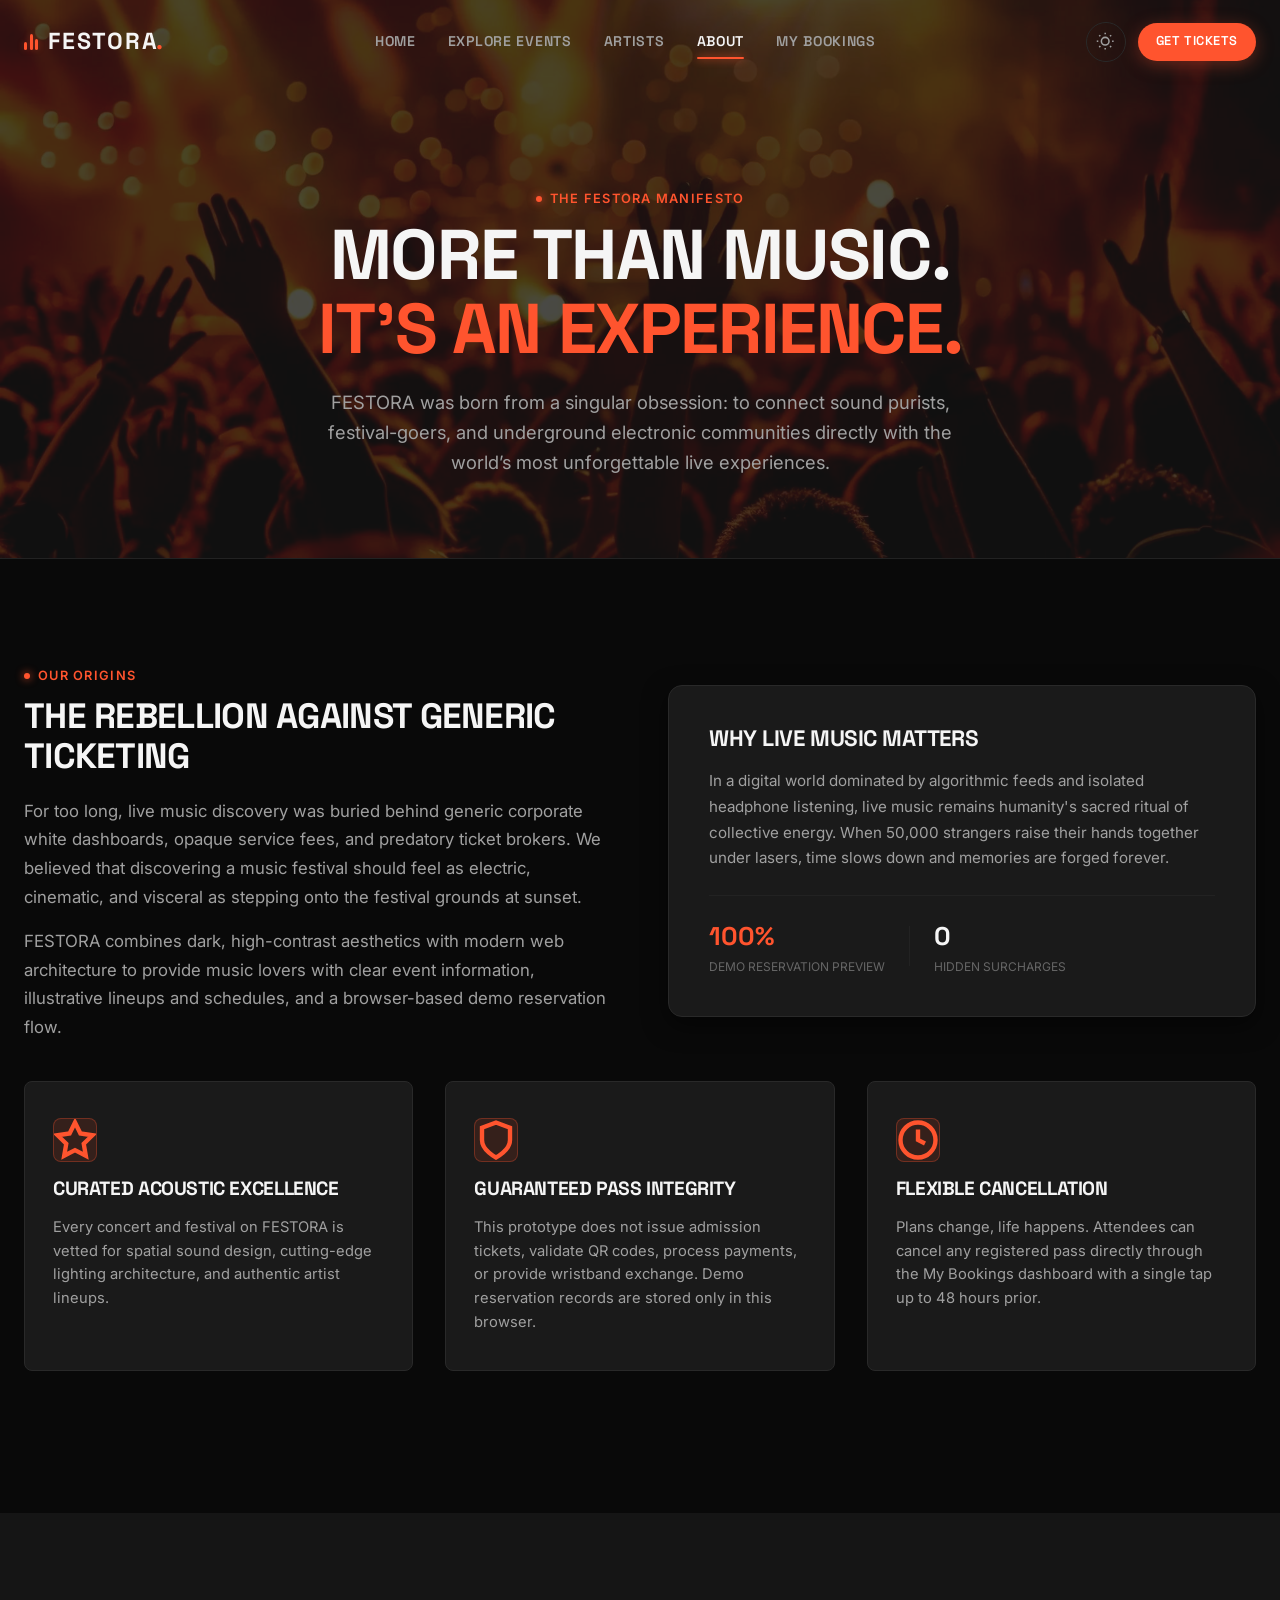
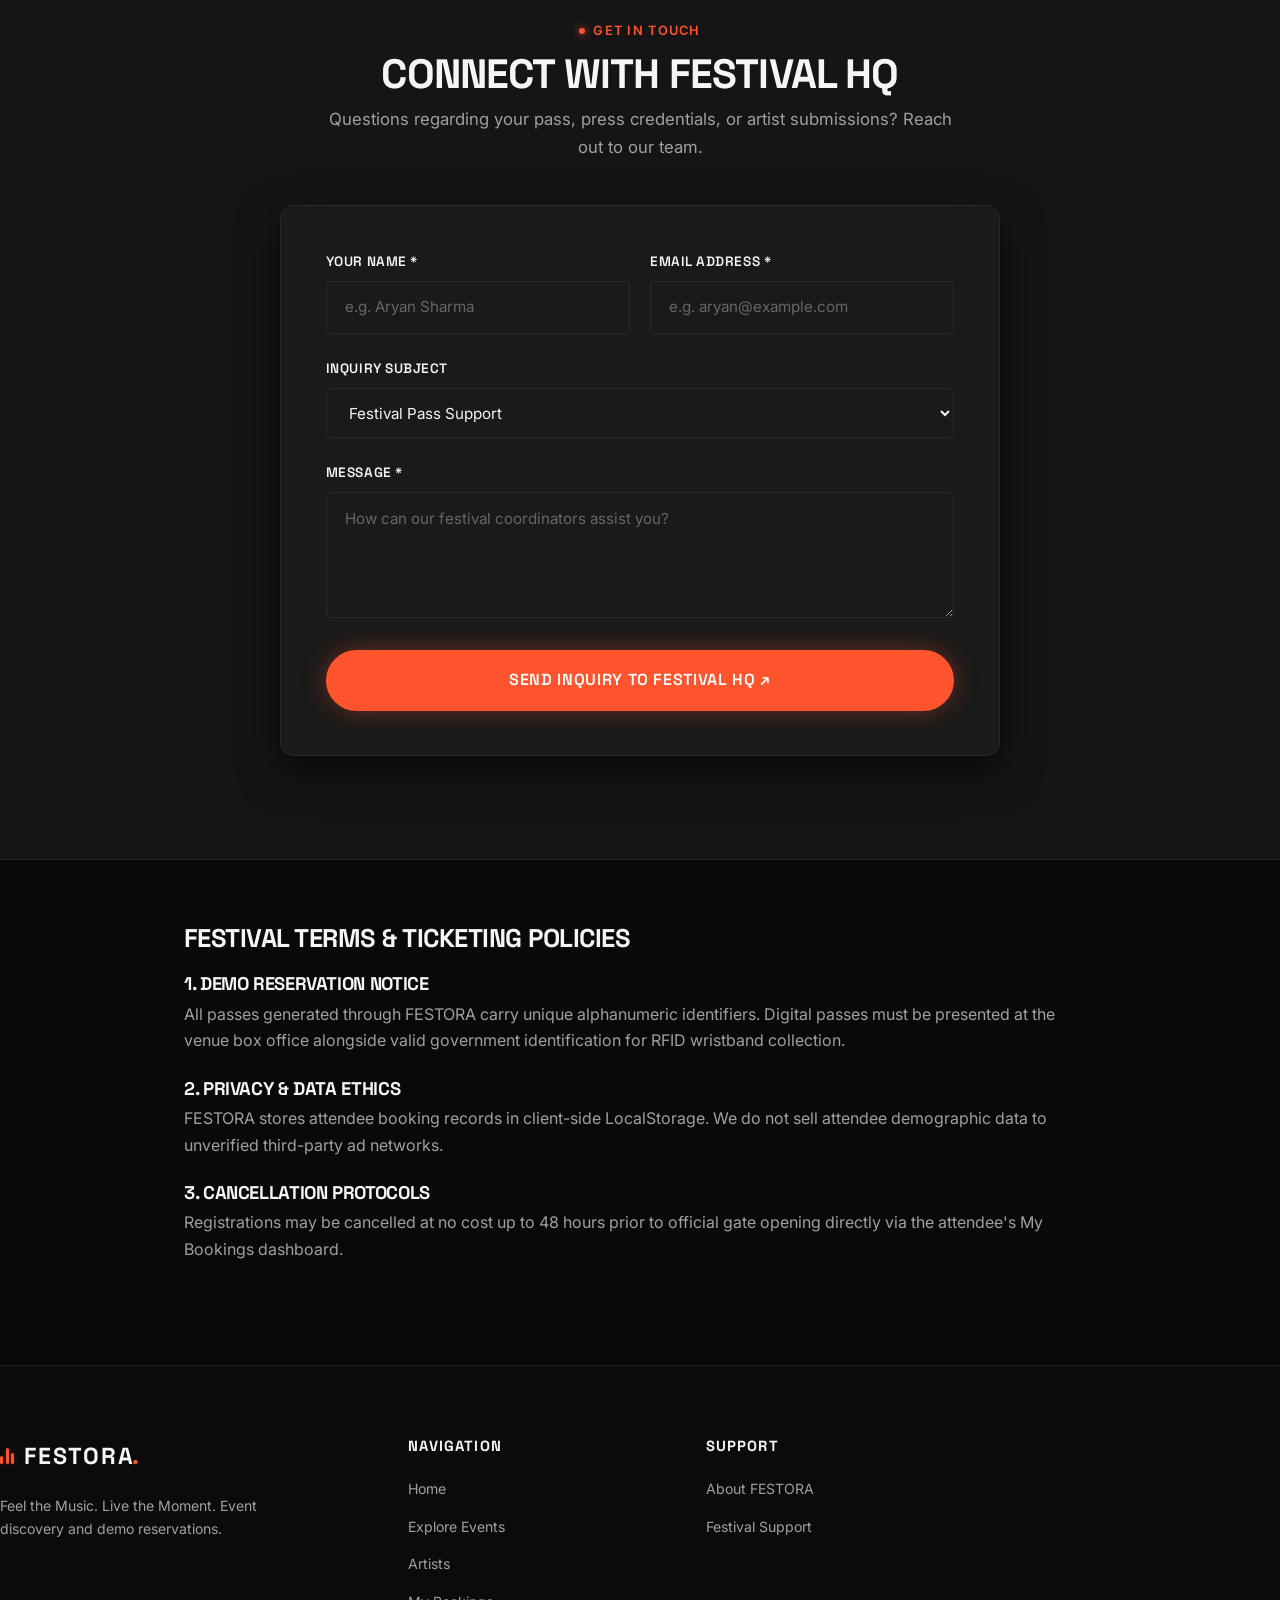
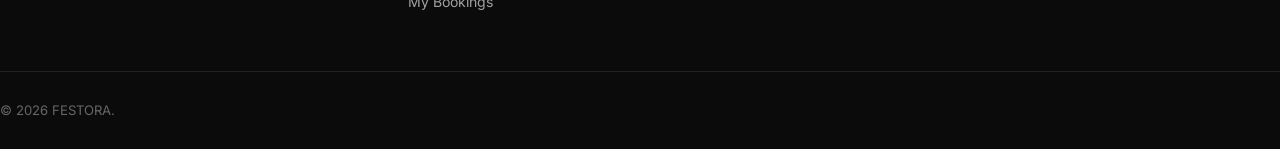
<file: about.html>
<!DOCTYPE html>
<html lang="en" data-theme="dark">
<head>
  <meta charset="UTF-8">
  <meta name="viewport" content="width=device-width, initial-scale=1.0">
  <title>About Us & Mission – FESTORA</title>
  <meta name="description" content="Discover the story and ethos behind FESTORA — connecting music lovers to world-class live experiences and music festivals.">
  <meta name="theme-color" content="#090909">

  <!-- Core Stylesheets -->
  <link rel="stylesheet" href="css/style.css">
  <link rel="stylesheet" href="css/animations.css">
  <link rel="stylesheet" href="css/responsive.css">
</head>
<body>

  <!-- ==========================================================================
       1. Navigation Bar (Ref 1, 6, 7, 8)
       ========================================================================== -->
  <header class="site-header is-scrolled" role="banner">
    <div class="container nav-wrap">
      
      <!-- Brand Logo -->
      <a href="index.html" class="brand-logo" aria-label="FESTORA Home">
        <span class="logo-bars" aria-hidden="true">
          <span class="logo-bar"></span>
          <span class="logo-bar"></span>
          <span class="logo-bar"></span>
        </span>
        <span>FESTORA<span class="accent-dot">.</span></span>
      </a>

      <!-- Desktop Navigation Menu -->
      <nav class="nav-menu" role="navigation" aria-label="Main Navigation">
        <a href="index.html" class="nav-link">Home</a>
        <a href="events.html" class="nav-link">Explore Events</a>
        <a href="artists.html" class="nav-link">Artists</a>
        <a href="about.html" class="nav-link active">About</a>
        <a href="bookings.html" class="nav-link">My Bookings</a>
      </nav>

      <!-- Nav Utility Actions -->
      <div class="nav-actions">
        <button type="button" class="btn-theme-toggle" aria-label="Switch Theme" title="Toggle Dark/Light Mode">
          <svg class="icon" viewBox="0 0 24 24" fill="none" stroke="currentColor" stroke-width="2">
            <circle cx="12" cy="12" r="5"></circle>
            <line x1="12" y1="1" x2="12" y2="3"></line>
            <line x1="12" y1="21" x2="12" y2="23"></line>
            <line x1="4.22" y1="4.22" x2="5.64" y2="5.64"></line>
            <line x1="18.36" y1="18.36" x2="19.78" y2="19.78"></line>
            <line x1="1" y1="12" x2="3" y2="12"></line>
            <line x1="21" y1="12" x2="23" y2="12"></line>
            <line x1="4.22" y1="19.78" x2="5.64" y2="18.36"></line>
            <line x1="18.36" y1="5.64" x2="19.78" y2="4.22"></line>
          </svg>
        </button>

        <a href="events.html" class="btn btn-primary btn-pill btn-sm">
          <span>GET TICKETS</span>
        </a>

        <button type="button" class="btn-nav-toggle" aria-label="Toggle navigation menu" aria-expanded="false">
          <span class="hamburger-line"></span>
          <span class="hamburger-line"></span>
          <span class="hamburger-line"></span>
        </button>
      </div>
    </div>
  </header>

  <!-- Mobile Navigation Overlay & Drawer -->
  <div class="mobile-nav-overlay" aria-hidden="true"></div>
  <aside class="mobile-nav-drawer" aria-label="Mobile Navigation Drawer">
    <div class="mobile-nav-links">
      <a href="index.html" class="mobile-nav-link"><span>Home</span><span>→</span></a>
      <a href="events.html" class="mobile-nav-link"><span>Explore Events</span><span>→</span></a>
      <a href="artists.html" class="mobile-nav-link"><span>Artists</span><span>→</span></a>
      <a href="about.html" class="mobile-nav-link active"><span>About</span><span>→</span></a>
      <a href="bookings.html" class="mobile-nav-link"><span>My Bookings</span><span>→</span></a>
    </div>
  </aside>

  <!-- Main Content -->
  <main id="main-content">
    
    <!-- Hero Section (Ref 4 & 15) -->
    <section class="about-hero" aria-label="About FESTORA Hero">
      <img class="about-hero-bg" src="assets/images/backgrounds/about-bg.jpg" alt="Concert crowd in stage lighting">
      <div class="container" style="position:relative;z-index:2;max-width:860px;margin:0 auto;">
        <span class="section-tag" style="margin-bottom:0.6rem;">THE FESTORA MANIFESTO</span>
        <h1 class="page-header-title" style="font-size:clamp(2.4rem, 5.5vw, 4.4rem);line-height:1.05;">
          MORE THAN MUSIC.<br>
          <span class="text-accent">IT'S AN EXPERIENCE.</span>
        </h1>
        <p style="font-size:1.15rem;color:var(--text-secondary);max-width:680px;margin:1.25rem auto 0;line-height:1.65;">
          FESTORA was born from a singular obsession: to connect sound purists, festival-goers, and underground electronic communities directly with the world’s most unforgettable live experiences.
        </p>
      </div>
    </section>

    <!-- Brand Story & Mission Section -->
    <section class="section" aria-label="Our Story & Mission">
      <div class="container">
        
        <div style="display:grid;grid-template-columns:1fr 1fr;gap:3.5rem;align-items:center;" class="about-story-grid">
          <div>
            <span class="section-tag">OUR ORIGINS</span>
            <h2 class="section-title" style="font-size:2.2rem;margin-bottom:1.25rem;">THE REBELLION AGAINST GENERIC TICKETING</h2>
            <p class="detail-text" style="margin-bottom:1rem;">
              For too long, live music discovery was buried behind generic corporate white dashboards, opaque service fees, and predatory ticket brokers. We believed that discovering a music festival should feel as electric, cinematic, and visceral as stepping onto the festival grounds at sunset.
            </p>
            <p class="detail-text">
              FESTORA combines dark, high-contrast aesthetics with modern web architecture to provide music lovers with clear event information, illustrative lineups and schedules, and a browser-based demo reservation flow.
            </p>
          </div>

          <div style="background-color:var(--bg-card);border:1px solid var(--border-light);border-radius:var(--radius-lg);padding:2.5rem;box-shadow:var(--shadow-md);">
            <h3 style="font-size:1.4rem;font-weight:700;color:var(--text-primary);text-transform:uppercase;margin-bottom:1rem;">
              WHY LIVE MUSIC MATTERS
            </h3>
            <p class="detail-text" style="font-size:0.95rem;margin-bottom:1.5rem;">
              In a digital world dominated by algorithmic feeds and isolated headphone listening, live music remains humanity's sacred ritual of collective energy. When 50,000 strangers raise their hands together under lasers, time slows down and memories are forged forever.
            </p>
            <div style="padding-top:1.25rem;border-top:1px solid var(--border-subtle);display:flex;align-items:center;gap:1.5rem;">
              <div>
                <div style="font-family:var(--font-heading);font-size:1.6rem;font-weight:700;color:var(--accent-primary);">100%</div>
                <div style="font-size:0.75rem;color:var(--text-muted);text-transform:uppercase;">Demo Reservation Preview</div>
              </div>
              <div style="width:1px;height:40px;background:var(--border-subtle);"></div>
              <div>
                <div style="font-family:var(--font-heading);font-size:1.6rem;font-weight:700;color:var(--text-primary);">0</div>
                <div style="font-size:0.75rem;color:var(--text-muted);text-transform:uppercase;">Hidden Surcharges</div>
              </div>
            </div>
          </div>
        </div>

        <!-- 3 Core Values (Ref 1, 4, 14) -->
        <div class="about-values-grid">
          
          <div class="value-card">
            <div class="value-card-icon">
              <svg viewBox="0 0 24 24" fill="none" stroke="currentColor" stroke-width="2.5"><polygon points="12 2 15.09 8.26 22 9.27 17 14.14 18.18 21.02 12 17.77 5.82 21.02 7 14.14 2 9.27 8.91 8.26 12 2"></polygon></svg>
            </div>
            <h3 class="value-card-title">CURATED ACOUSTIC EXCELLENCE</h3>
            <p class="value-card-desc">
              Every concert and festival on FESTORA is vetted for spatial sound design, cutting-edge lighting architecture, and authentic artist lineups.
            </p>
          </div>

          <div class="value-card">
            <div class="value-card-icon">
              <svg viewBox="0 0 24 24" fill="none" stroke="currentColor" stroke-width="2.5"><path d="M12 22s8-4 8-10V5l-8-3-8 3v7c0 6 8 10 8 10z"></path></svg>
            </div>
            <h3 class="value-card-title">GUARANTEED PASS INTEGRITY</h3>
            <p class="value-card-desc">
              This prototype does not issue admission tickets, validate QR codes, process payments, or provide wristband exchange. Demo reservation records are stored only in this browser.
            </p>
          </div>

          <div class="value-card">
            <div class="value-card-icon">
              <svg viewBox="0 0 24 24" fill="none" stroke="currentColor" stroke-width="2.5"><circle cx="12" cy="12" r="10"></circle><polyline points="12 6 12 12 16 14"></polyline></svg>
            </div>
            <h3 class="value-card-title">FLEXIBLE CANCELLATION</h3>
            <p class="value-card-desc">
              Plans change, life happens. Attendees can cancel any registered pass directly through the My Bookings dashboard with a single tap up to 48 hours prior.
            </p>
          </div>

        </div>

      </div>
    </section>

    <!-- Contact & Inquiries Module -->
    <section class="section section-secondary" id="contact" aria-label="Contact and Festival HQ">
      <div class="container">
        
        <div class="section-header" style="justify-content:center;text-align:center;">
          <div class="section-title-wrap">
            <span class="section-tag" style="justify-content:center;">GET IN TOUCH</span>
            <h2 class="section-title">CONNECT WITH FESTIVAL HQ</h2>
            <p class="section-subtitle">Questions regarding your pass, press credentials, or artist submissions? Reach out to our team.</p>
          </div>
        </div>

        <div class="contact-card-wrap">
          <form id="contact-form" novalidate>
            
            <div class="form-grid-2col">
              <div class="form-group" id="group-contact-name">
                <label for="contact-name" class="form-label">Your Name *</label>
                <input type="text" id="contact-name" class="form-control" placeholder="e.g. Aryan Sharma" required>
                <span class="form-error">Please enter your name.</span>
              </div>

              <div class="form-group" id="group-contact-email">
                <label for="contact-email" class="form-label">Email Address *</label>
                <input type="email" id="contact-email" class="form-control" placeholder="e.g. aryan@example.com" required>
                <span class="form-error">Please enter a valid email address.</span>
              </div>
            </div>

            <div class="form-group">
              <label for="contact-subject" class="form-label">Inquiry Subject</label>
              <select id="contact-subject" class="form-control">
                <option value="Pass Reservation">Festival Pass Support</option>
                <option value="Artist Booking">Artist & Lineup Inquiry</option>
                <option value="Media & Press">Press & Media Accreditation</option>
                <option value="Sponsorship">Brand & Stage Sponsorship</option>
              </select>
            </div>

            <div class="form-group" id="group-contact-msg">
              <label for="contact-msg" class="form-label">Message *</label>
              <textarea id="contact-msg" class="form-control" rows="4" placeholder="How can our festival coordinators assist you?" required></textarea>
              <span class="form-error">Please enter your message.</span>
            </div>

            <button type="submit" class="btn btn-primary btn-pill btn-block btn-lg glow-orange">
              <span>SEND INQUIRY TO FESTIVAL HQ ↗</span>
            </button>

          </form>
        </div>

      </div>
    </section>

    <!-- Legal Anchors Section (Terms & Privacy) -->
    <section class="section" id="terms" style="padding-top:4rem;border-top:1px solid var(--border-subtle);" aria-label="Legal & Policies">
      <div class="container container-narrow">
        <h2 style="font-size:1.6rem;margin-bottom:1.25rem;">FESTIVAL TERMS & TICKETING POLICIES</h2>
        
        <div style="display:flex;flex-direction:column;gap:1.5rem;font-size:0.92rem;color:var(--text-secondary);line-height:1.7;">
          <div id="security">
            <h3 style="font-size:1.15rem;color:var(--text-primary);margin-bottom:0.4rem;">1. DEMO RESERVATION NOTICE</h3>
            <p>All passes generated through FESTORA carry unique alphanumeric identifiers. Digital passes must be presented at the venue box office alongside valid government identification for RFID wristband collection.</p>
          </div>

          <div id="privacy">
            <h3 style="font-size:1.15rem;color:var(--text-primary);margin-bottom:0.4rem;">2. PRIVACY & DATA ETHICS</h3>
            <p>FESTORA stores attendee booking records in client-side LocalStorage. We do not sell attendee demographic data to unverified third-party ad networks.</p>
          </div>

          <div>
            <h3 style="font-size:1.15rem;color:var(--text-primary);margin-bottom:0.4rem;">3. CANCELLATION PROTOCOLS</h3>
            <p>Registrations may be cancelled at no cost up to 48 hours prior to official gate opening directly via the attendee's My Bookings dashboard.</p>
          </div>
        </div>
      </div>
    </section>

  </main>

  <!-- Global Footer -->
  <footer class="site-footer" role="contentinfo">
    <div class="container footer-main">
      <div>
        <a href="index.html" class="brand-logo">
          <span class="logo-bars"><span class="logo-bar"></span><span class="logo-bar"></span><span class="logo-bar"></span></span>
          <span>FESTORA<span class="accent-dot">.</span></span>
        </a>
        <p class="footer-brand-desc">Feel the Music. Live the Moment. Event discovery and demo reservations.</p>
      </div>
      <div>
        <h4 class="footer-heading">NAVIGATION</h4>
        <ul class="footer-links">
          <li><a href="index.html" class="footer-link">Home</a></li>
          <li><a href="events.html" class="footer-link">Explore Events</a></li>
          <li><a href="artists.html" class="footer-link">Artists</a></li>
          <li><a href="bookings.html" class="footer-link">My Bookings</a></li>
        </ul>
      </div>
      <div>
        <h4 class="footer-heading">SUPPORT</h4>
        <ul class="footer-links">
          <li><a href="about.html" class="footer-link">About FESTORA</a></li>
          <li><a href="about.html#contact" class="footer-link">Festival Support</a></li>
        </ul>
      </div>
    </div>
    <div class="container footer-bottom">
      <div><span>© 2026 FESTORA.</span></div>
    </div>
  </footer>

  <!-- Scripts -->
  <script src="js/events.js"></script>
  <script src="js/main.js"></script>
  <script>
    // Inline Contact Form Handler
    document.addEventListener('DOMContentLoaded', () => {
      const contactForm = document.getElementById('contact-form');
      if (!contactForm) return;

      contactForm.addEventListener('submit', (e) => {
        e.preventDefault();
        const name = document.getElementById('contact-name').value.trim();
        const email = document.getElementById('contact-email').value.trim();
        const msg = document.getElementById('contact-msg').value.trim();

        let valid = true;
        if (!name) {
          document.getElementById('group-contact-name').classList.add('has-error');
          valid = false;
        } else {
          document.getElementById('group-contact-name').classList.remove('has-error');
        }

        if (!/^[^\s@]+@[^\s@]+\.[^\s@]+$/.test(email)) {
          document.getElementById('group-contact-email').classList.add('has-error');
          valid = false;
        } else {
          document.getElementById('group-contact-email').classList.remove('has-error');
        }

        if (!msg) {
          document.getElementById('group-contact-msg').classList.add('has-error');
          valid = false;
        } else {
          document.getElementById('group-contact-msg').classList.remove('has-error');
        }

        if (valid) {
          if (window.FestoraUI && window.FestoraUI.showToast) {
            window.FestoraUI.showToast(`Thank you, ${name}! This demo form does not send messages yet. Your message has not been sent.`);
          }
          // Keep the user's message in the form because no delivery service is connected.
        }
      });
    });
  </script>
</body>
</html>
</file>
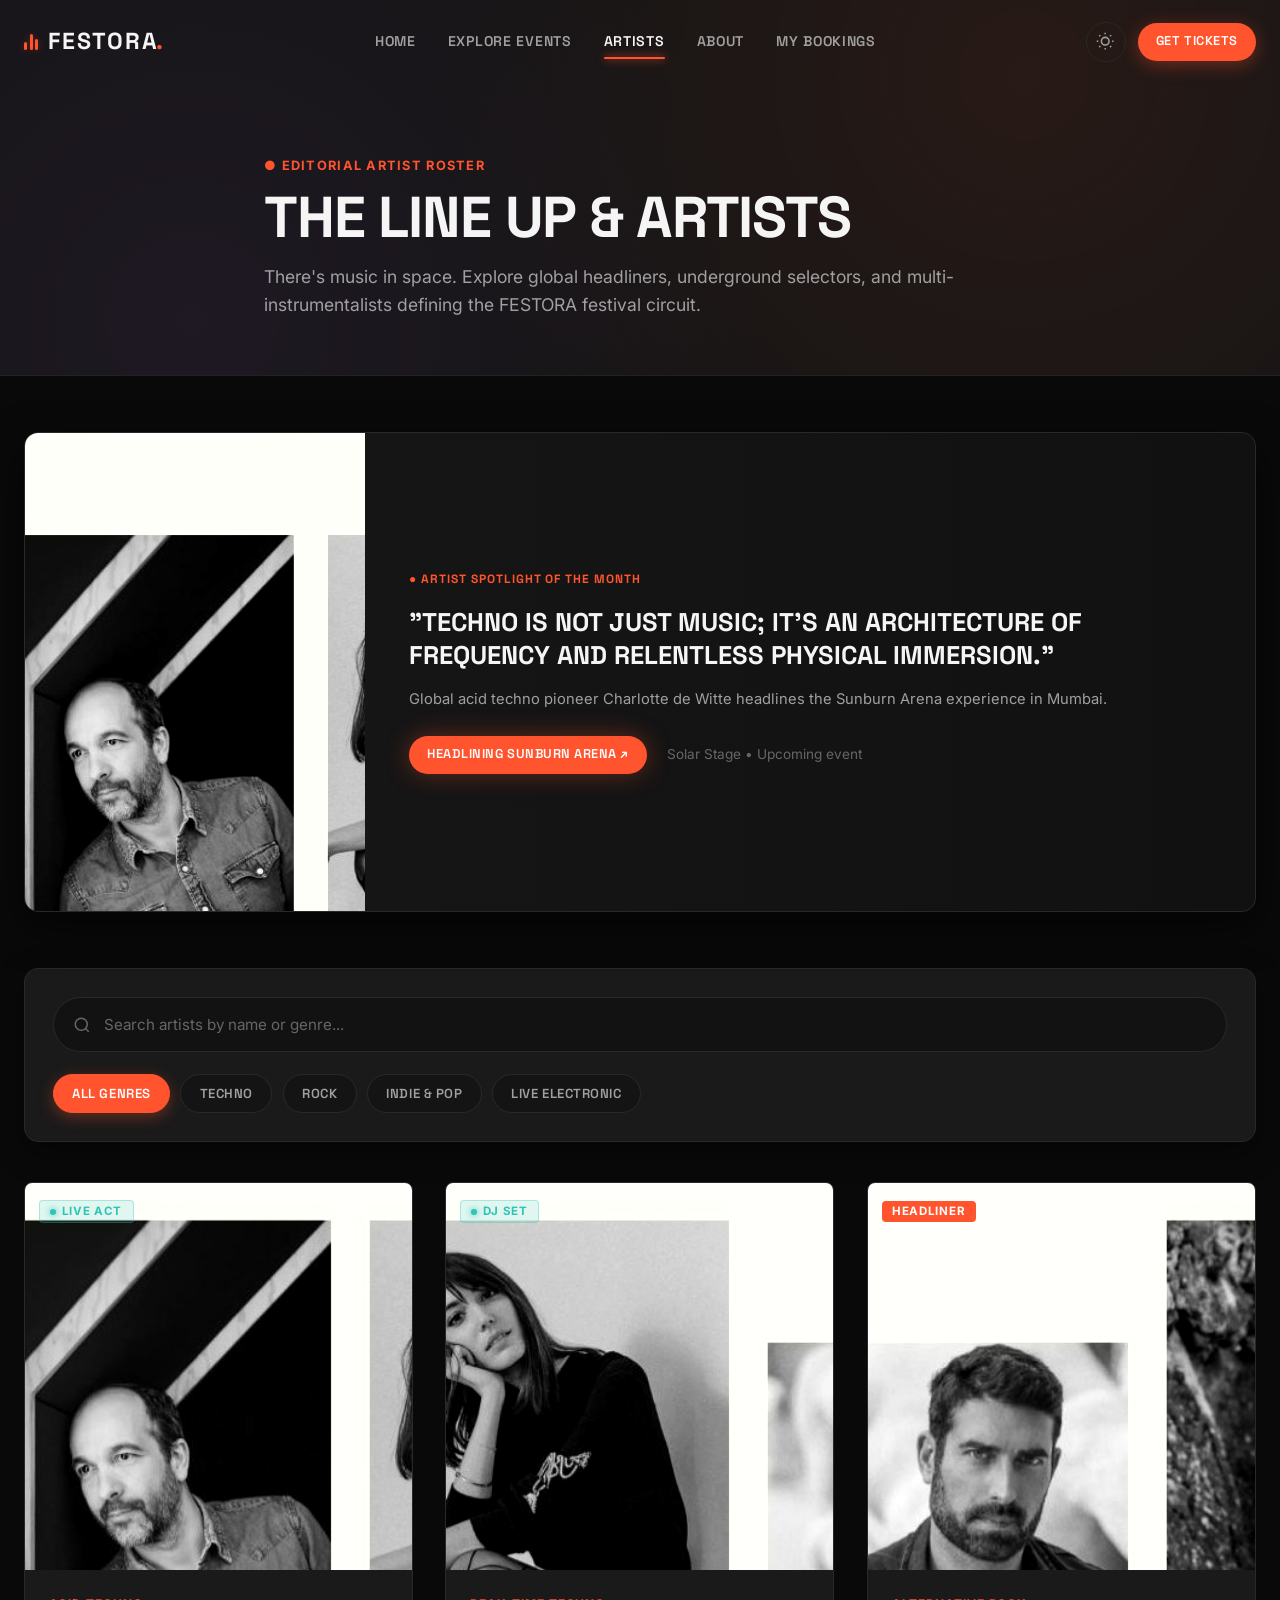
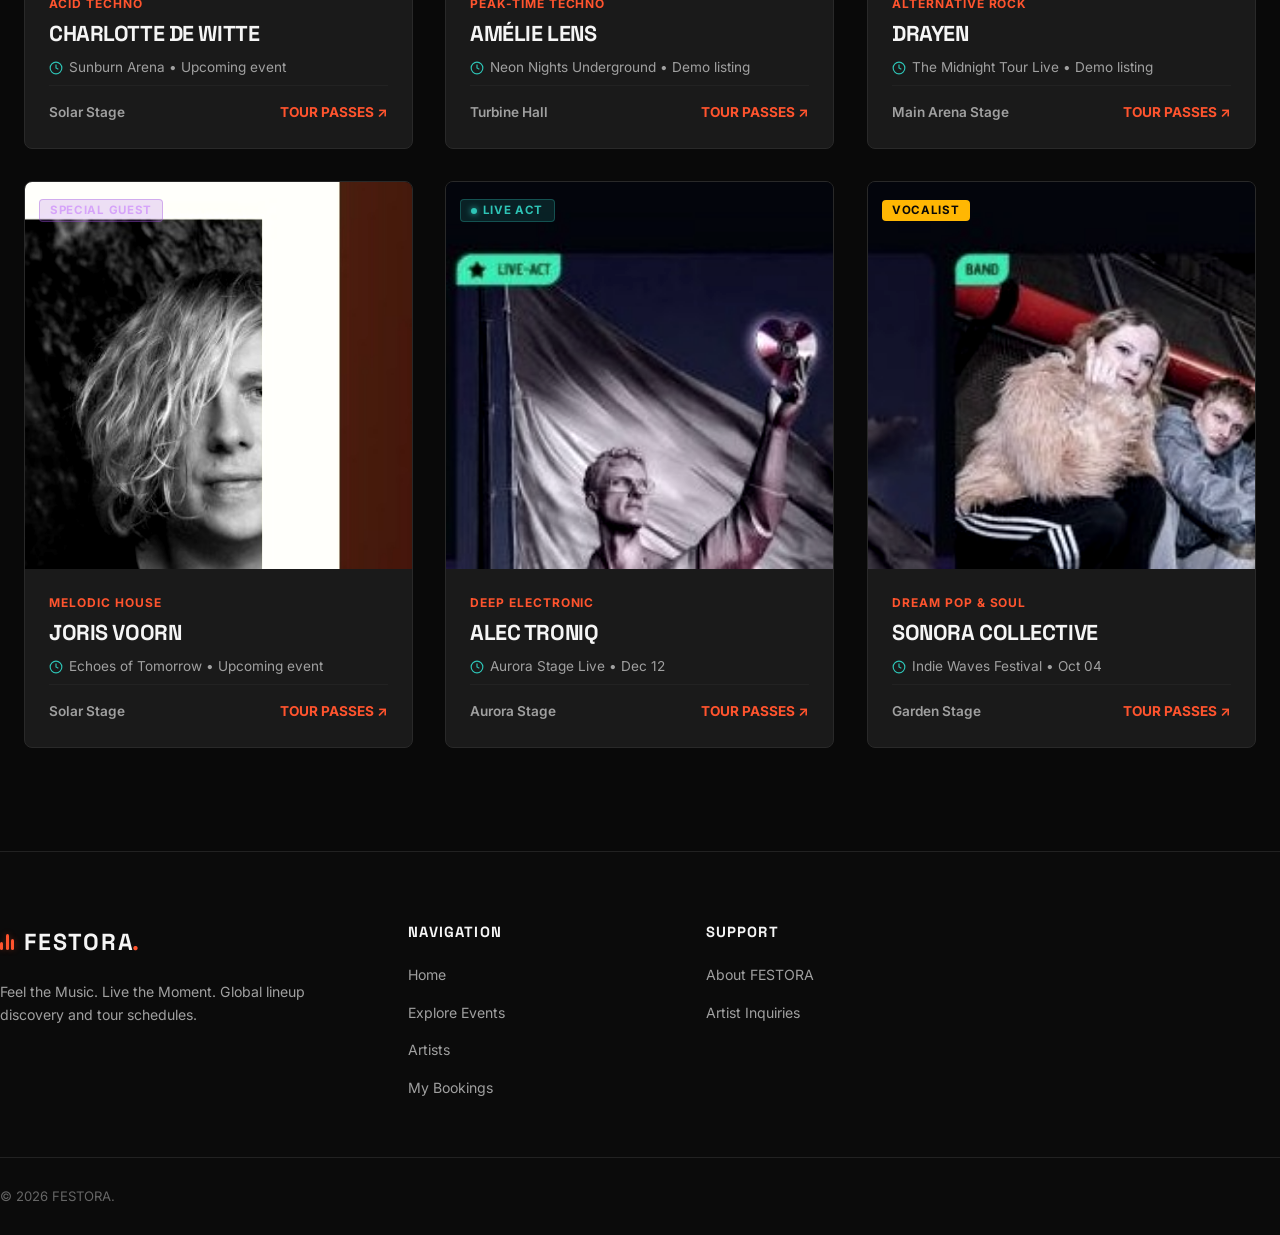
<file: artists.html>
<!DOCTYPE html>
<html lang="en" data-theme="dark">
<head>
  <meta charset="UTF-8">
  <meta name="viewport" content="width=device-width, initial-scale=1.0">
  <title>Artist Lineup & Roster – FESTORA</title>
  <meta name="description" content="Discover global music headliners, underground electronic DJs, and tour schedules on FESTORA.">
  <meta name="theme-color" content="#090909">

  <!-- Core Stylesheets -->
  <link rel="stylesheet" href="css/style.css">
  <link rel="stylesheet" href="css/animations.css">
  <link rel="stylesheet" href="css/responsive.css">
</head>
<body>

  <!-- ==========================================================================
       1. Navigation Bar (Ref 1, 6, 7, 8)
       ========================================================================== -->
  <header class="site-header is-scrolled" role="banner">
    <div class="container nav-wrap">
      
      <!-- Brand Logo -->
      <a href="index.html" class="brand-logo" aria-label="FESTORA Home">
        <span class="logo-bars" aria-hidden="true">
          <span class="logo-bar"></span>
          <span class="logo-bar"></span>
          <span class="logo-bar"></span>
        </span>
        <span>FESTORA<span class="accent-dot">.</span></span>
      </a>

      <!-- Desktop Navigation Menu -->
      <nav class="nav-menu" role="navigation" aria-label="Main Navigation">
        <a href="index.html" class="nav-link">Home</a>
        <a href="events.html" class="nav-link">Explore Events</a>
        <a href="artists.html" class="nav-link active">Artists</a>
        <a href="about.html" class="nav-link">About</a>
        <a href="bookings.html" class="nav-link">My Bookings</a>
      </nav>

      <!-- Nav Utility Actions -->
      <div class="nav-actions">
        <button type="button" class="btn-theme-toggle" aria-label="Switch Theme" title="Toggle Dark/Light Mode">
          <svg class="icon" viewBox="0 0 24 24" fill="none" stroke="currentColor" stroke-width="2">
            <circle cx="12" cy="12" r="5"></circle>
            <line x1="12" y1="1" x2="12" y2="3"></line>
            <line x1="12" y1="21" x2="12" y2="23"></line>
            <line x1="4.22" y1="4.22" x2="5.64" y2="5.64"></line>
            <line x1="18.36" y1="18.36" x2="19.78" y2="19.78"></line>
            <line x1="1" y1="12" x2="3" y2="12"></line>
            <line x1="21" y1="12" x2="23" y2="12"></line>
            <line x1="4.22" y1="19.78" x2="5.64" y2="18.36"></line>
            <line x1="18.36" y1="5.64" x2="19.78" y2="4.22"></line>
          </svg>
        </button>

        <a href="events.html" class="btn btn-primary btn-pill btn-sm">
          <span>GET TICKETS</span>
        </a>

        <button type="button" class="btn-nav-toggle" aria-label="Toggle navigation menu" aria-expanded="false">
          <span class="hamburger-line"></span>
          <span class="hamburger-line"></span>
          <span class="hamburger-line"></span>
        </button>
      </div>
    </div>
  </header>

  <!-- Mobile Navigation Overlay & Drawer -->
  <div class="mobile-nav-overlay" aria-hidden="true"></div>
  <aside class="mobile-nav-drawer" aria-label="Mobile Navigation Drawer">
    <div class="mobile-nav-links">
      <a href="index.html" class="mobile-nav-link"><span>Home</span><span>→</span></a>
      <a href="events.html" class="mobile-nav-link"><span>Explore Events</span><span>→</span></a>
      <a href="artists.html" class="mobile-nav-link active"><span>Artists</span><span>→</span></a>
      <a href="about.html" class="mobile-nav-link"><span>About</span><span>→</span></a>
      <a href="bookings.html" class="mobile-nav-link"><span>My Bookings</span><span>→</span></a>
    </div>
  </aside>

  <!-- Main Content -->
  <main id="main-content">
    
    <!-- Page Header (Ref 12: THE LINE UP) -->
    <section class="page-header" aria-label="Artists Header">
      <div class="page-header-bg" aria-hidden="true"></div>
      <div class="container page-header-content">
        <span class="page-header-tag">● EDITORIAL ARTIST ROSTER</span>
        <h1 class="page-header-title">THE LINE UP & ARTISTS</h1>
        <p class="page-header-desc">
          There's music in space. Explore global headliners, underground selectors, and multi-instrumentalists defining the FESTORA festival circuit.
        </p>
      </div>
    </section>

    <!-- Content Section -->
    <section class="section" style="padding-top: 3.5rem;" aria-label="Artist Roster">
      <div class="container">
        
        <!-- Featured Spotlight Banner (Ref 6 & 12) -->
        <div class="artist-spotlight-banner reveal-on-scroll">
          <div class="artist-spotlight-img-wrap">
            <img class="artist-spotlight-img" src="assets/images/artists/artist-01.jpg" alt="Charlotte de Witte performing live">
          </div>
          <div class="artist-spotlight-body">
            <span class="artist-tag-pill">● ARTIST SPOTLIGHT OF THE MONTH</span>
            <div class="artist-spotlight-quote">
              "Techno is not just music; it's an architecture of frequency and relentless physical immersion."
            </div>
            <p class="artist-bio-snippet">
              Global acid techno pioneer Charlotte de Witte headlines the Sunburn Arena experience in Mumbai.
            </p>
            <div style="display:flex;align-items:center;gap:1.25rem;flex-wrap:wrap;margin-top:0.5rem;">
              <a href="event-details.html?id=sunburn-arena" class="btn btn-primary btn-pill btn-sm glow-orange">
                <span>HEADLINING SUNBURN ARENA ↗</span>
              </a>
              <span style="font-size:0.85rem;color:var(--text-muted);">Solar Stage • Upcoming event</span>
            </div>
          </div>
        </div>

        <!-- Filter & Search Bar for Artists (Ref 13) -->
        <div class="filter-panel" style="margin-bottom: 2.5rem;">
          <div class="filter-search-box">
            <svg class="filter-search-icon" viewBox="0 0 24 24" fill="none" stroke="currentColor" stroke-width="2">
              <circle cx="11" cy="11" r="8"></circle>
              <line x1="21" y1="21" x2="16.65" y2="16.65"></line>
            </svg>
            <input type="text" 
                   id="artist-search-input" 
                   class="filter-search-input" 
                   placeholder="Search artists by name or genre..." 
                   aria-label="Search artists">
          </div>

          <div class="filter-chips-row" id="artist-genre-chips" role="group" aria-label="Filter artists by genre">
            <button type="button" class="filter-chip active" data-genre="All">All Genres</button>
            <button type="button" class="filter-chip" data-genre="Techno">Techno</button>
            <button type="button" class="filter-chip" data-genre="Rock">Rock</button>
            <button type="button" class="filter-chip" data-genre="Indie">Indie & Pop</button>
            <button type="button" class="filter-chip" data-genre="Electronic">Live Electronic</button>
          </div>
        </div>

        <!-- Editorial Artist Grid (Ref 12 & 13) -->
        <div class="artists-grid" id="artists-catalog-grid">
          
          <!-- Artist 1 -->
          <article class="artist-card reveal-on-scroll" data-name="Charlotte de Witte" data-genre="Techno">
            <div class="artist-portrait-wrap">
              <img class="artist-portrait" src="assets/images/artists/artist-01.jpg" alt="Charlotte de Witte" loading="lazy">
              <div class="artist-badge-top"><span class="badge badge-live">LIVE ACT</span></div>
            </div>
            <div class="artist-card-body">
              <span class="artist-genre-tag">Acid Techno</span>
              <h3 class="artist-name">Charlotte de Witte</h3>
              <p class="artist-performance">
                <svg viewBox="0 0 24 24" fill="none" stroke="currentColor" stroke-width="2"><circle cx="12" cy="12" r="10"/><polyline points="12 6 12 12 16 14"/></svg>
                <span>Sunburn Arena • Upcoming event</span>
              </p>
              <div class="artist-card-footer">
                <span>Solar Stage</span>
                <a href="event-details.html?id=sunburn-arena" style="color:var(--accent-primary);font-weight:700;">TOUR PASSES ↗</a>
              </div>
            </div>
          </article>

          <!-- Artist 2 -->
          <article class="artist-card reveal-on-scroll" data-name="Amélie Lens" data-genre="Techno">
            <div class="artist-portrait-wrap">
              <img class="artist-portrait" src="assets/images/artists/artist-02.jpg" alt="Amélie Lens" loading="lazy">
              <div class="artist-badge-top"><span class="badge badge-live">DJ SET</span></div>
            </div>
            <div class="artist-card-body">
              <span class="artist-genre-tag">Peak-Time Techno</span>
              <h3 class="artist-name">Amélie Lens</h3>
              <p class="artist-performance">
                <svg viewBox="0 0 24 24" fill="none" stroke="currentColor" stroke-width="2"><circle cx="12" cy="12" r="10"/><polyline points="12 6 12 12 16 14"/></svg>
                <span>Neon Nights Underground • Demo listing</span>
              </p>
              <div class="artist-card-footer">
                <span>Turbine Hall</span>
                <a href="event-details.html?id=neon-nights" style="color:var(--accent-primary);font-weight:700;">TOUR PASSES ↗</a>
              </div>
            </div>
          </article>

          <!-- Artist 3 -->
          <article class="artist-card reveal-on-scroll" data-name="Drayen" data-genre="Rock">
            <div class="artist-portrait-wrap">
              <img class="artist-portrait" src="assets/images/artists/artist-03.jpg" alt="Drayen" loading="lazy">
              <div class="artist-badge-top"><span class="badge badge-orange">HEADLINER</span></div>
            </div>
            <div class="artist-card-body">
              <span class="artist-genre-tag">Alternative Rock</span>
              <h3 class="artist-name">Drayen</h3>
              <p class="artist-performance">
                <svg viewBox="0 0 24 24" fill="none" stroke="currentColor" stroke-width="2"><circle cx="12" cy="12" r="10"/><polyline points="12 6 12 12 16 14"/></svg>
                <span>The Midnight Tour Live • Demo listing</span>
              </p>
              <div class="artist-card-footer">
                <span>Main Arena Stage</span>
                <a href="event-details.html?id=midnight-tour" style="color:var(--accent-primary);font-weight:700;">TOUR PASSES ↗</a>
              </div>
            </div>
          </article>

          <!-- Artist 4 -->
          <article class="artist-card reveal-on-scroll" data-name="Joris Voorn" data-genre="Techno">
            <div class="artist-portrait-wrap">
              <img class="artist-portrait" src="assets/images/artists/artist-04.jpg" alt="Joris Voorn" loading="lazy">
              <div class="artist-badge-top"><span class="badge badge-purple">SPECIAL GUEST</span></div>
            </div>
            <div class="artist-card-body">
              <span class="artist-genre-tag">Melodic House</span>
              <h3 class="artist-name">Joris Voorn</h3>
              <p class="artist-performance">
                <svg viewBox="0 0 24 24" fill="none" stroke="currentColor" stroke-width="2"><circle cx="12" cy="12" r="10"/><polyline points="12 6 12 12 16 14"/></svg>
                <span>Echoes of Tomorrow • Upcoming event</span>
              </p>
              <div class="artist-card-footer">
                <span>Solar Stage</span>
                <a href="event-details.html?id=echoes-tomorrow" style="color:var(--accent-primary);font-weight:700;">TOUR PASSES ↗</a>
              </div>
            </div>
          </article>

          <!-- Artist 5 -->
          <article class="artist-card reveal-on-scroll" data-name="Alec Troniq" data-genre="Electronic">
            <div class="artist-portrait-wrap">
              <img class="artist-portrait" src="assets/images/artists/artist-05.jpg" alt="Alec Troniq" loading="lazy">
              <div class="artist-badge-top"><span class="badge badge-live">LIVE ACT</span></div>
            </div>
            <div class="artist-card-body">
              <span class="artist-genre-tag">Deep Electronic</span>
              <h3 class="artist-name">Alec Troniq</h3>
              <p class="artist-performance">
                <svg viewBox="0 0 24 24" fill="none" stroke="currentColor" stroke-width="2"><circle cx="12" cy="12" r="10"/><polyline points="12 6 12 12 16 14"/></svg>
                <span>Aurora Stage Live • Dec 12</span>
              </p>
              <div class="artist-card-footer">
                <span>Aurora Stage</span>
                <a href="event-details.html?id=sunburn-arena" style="color:var(--accent-primary);font-weight:700;">TOUR PASSES ↗</a>
              </div>
            </div>
          </article>

          <!-- Artist 6 -->
          <article class="artist-card reveal-on-scroll" data-name="Sonora Collective" data-genre="Indie">
            <div class="artist-portrait-wrap">
              <img class="artist-portrait" src="assets/images/artists/artist-06.jpg" alt="Sonora Collective" loading="lazy">
              <div class="artist-badge-top"><span class="badge badge-yellow">VOCALIST</span></div>
            </div>
            <div class="artist-card-body">
              <span class="artist-genre-tag">Dream Pop & Soul</span>
              <h3 class="artist-name">Sonora Collective</h3>
              <p class="artist-performance">
                <svg viewBox="0 0 24 24" fill="none" stroke="currentColor" stroke-width="2"><circle cx="12" cy="12" r="10"/><polyline points="12 6 12 12 16 14"/></svg>
                <span>Indie Waves Festival • Oct 04</span>
              </p>
              <div class="artist-card-footer">
                <span>Garden Stage</span>
                <a href="event-details.html?id=indie-waves" style="color:var(--accent-primary);font-weight:700;">TOUR PASSES ↗</a>
              </div>
            </div>
          </article>

        </div>

        <!-- Empty Filter State -->
        <div class="empty-state" id="artist-empty-state" style="display: none;">
          <h3 class="empty-state-title">NO ARTISTS FOUND</h3>
          <p class="empty-state-desc">No artists match your query. Try searching for a different name or resetting genre filters.</p>
          <button type="button" class="btn btn-primary btn-pill" id="btn-reset-artists"><span>VIEW ALL ARTISTS</span></button>
        </div>

      </div>
    </section>

  </main>

  <!-- Global Footer -->
  <footer class="site-footer" role="contentinfo">
    <div class="container footer-main">
      <div>
        <a href="index.html" class="brand-logo">
          <span class="logo-bars"><span class="logo-bar"></span><span class="logo-bar"></span><span class="logo-bar"></span></span>
          <span>FESTORA<span class="accent-dot">.</span></span>
        </a>
        <p class="footer-brand-desc">Feel the Music. Live the Moment. Global lineup discovery and tour schedules.</p>
      </div>
      <div>
        <h4 class="footer-heading">NAVIGATION</h4>
        <ul class="footer-links">
          <li><a href="index.html" class="footer-link">Home</a></li>
          <li><a href="events.html" class="footer-link">Explore Events</a></li>
          <li><a href="artists.html" class="footer-link">Artists</a></li>
          <li><a href="bookings.html" class="footer-link">My Bookings</a></li>
        </ul>
      </div>
      <div>
        <h4 class="footer-heading">SUPPORT</h4>
        <ul class="footer-links">
          <li><a href="about.html" class="footer-link">About FESTORA</a></li>
          <li><a href="about.html#contact" class="footer-link">Artist Inquiries</a></li>
        </ul>
      </div>
    </div>
    <div class="container footer-bottom">
      <div><span>© 2026 FESTORA.</span></div>
    </div>
  </footer>

  <!-- Scripts -->
  <script src="js/events.js"></script>
  <script src="js/main.js"></script>
  <script>
    // Inline Artist Filter Script
    document.addEventListener('DOMContentLoaded', () => {
      const searchInput = document.getElementById('artist-search-input');
      const chips = document.querySelectorAll('#artist-genre-chips .filter-chip');
      const cards = document.querySelectorAll('#artists-catalog-grid .artist-card');
      const emptyState = document.getElementById('artist-empty-state');
      const resetBtn = document.getElementById('btn-reset-artists');

      let activeGenre = 'All';
      let searchQuery = '';

      function filterArtists() {
        let visibleCount = 0;
        cards.forEach(card => {
          const name = (card.getAttribute('data-name') || '').toLowerCase();
          const genre = (card.getAttribute('data-genre') || '').toLowerCase();

          const matchesQuery = !searchQuery || name.includes(searchQuery) || genre.includes(searchQuery);
          const matchesGenre = activeGenre === 'All' || genre.includes(activeGenre.toLowerCase());

          if (matchesQuery && matchesGenre) {
            card.style.display = 'flex';
            visibleCount++;
          } else {
            card.style.display = 'none';
          }
        });

        if (emptyState) {
          emptyState.style.display = visibleCount === 0 ? 'block' : 'none';
        }
      }

      if (searchInput) {
        searchInput.addEventListener('input', (e) => {
          searchQuery = e.target.value.trim().toLowerCase();
          filterArtists();
        });
      }

      chips.forEach(chip => {
        chip.addEventListener('click', () => {
          chips.forEach(c => c.classList.remove('active'));
          chip.classList.add('active');
          activeGenre = chip.getAttribute('data-genre');
          filterArtists();
        });
      });

      if (resetBtn) {
        resetBtn.addEventListener('click', () => {
          searchQuery = '';
          activeGenre = 'All';
          if (searchInput) searchInput.value = '';
          chips.forEach(c => c.classList.remove('active'));
          const allChip = document.querySelector('#artist-genre-chips [data-genre="All"]');
          if (allChip) allChip.classList.add('active');
          filterArtists();
        });
      }
    });
  </script>
</body>
</html>
</file>
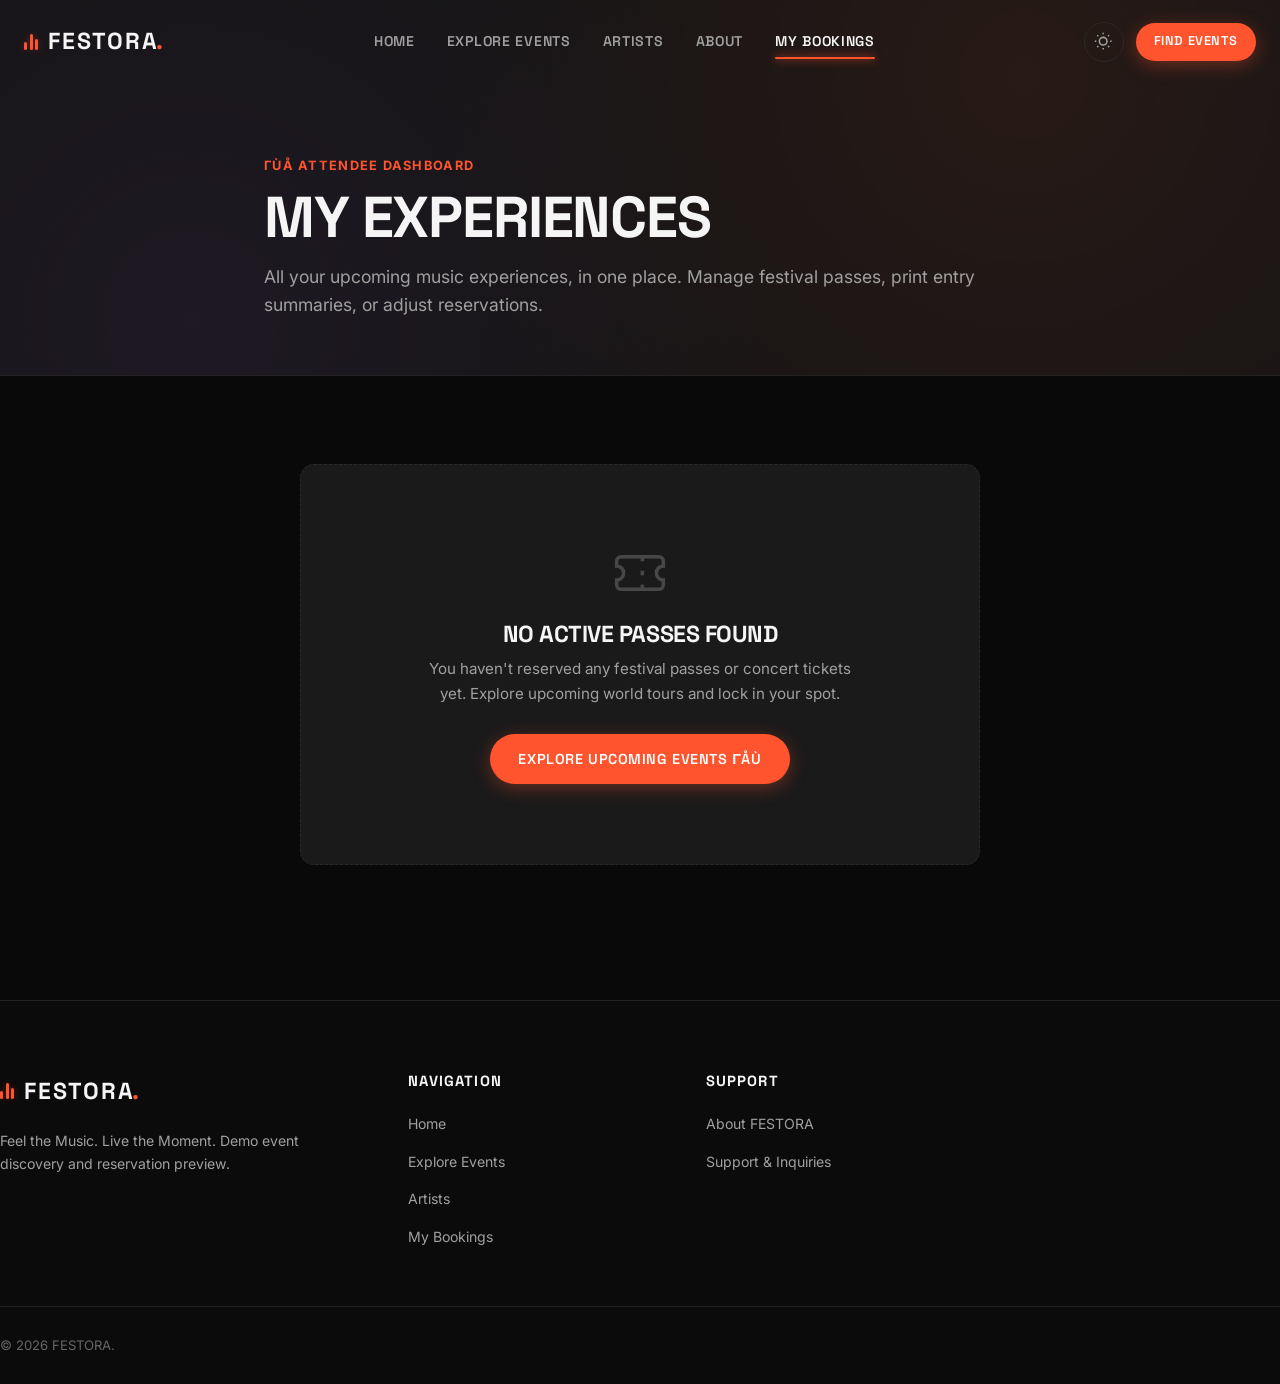
<file: bookings.html>
﻿<!DOCTYPE html>
<html lang="en" data-theme="dark">
<head>
  <meta charset="UTF-8">
  <meta name="viewport" content="width=device-width, initial-scale=1.0">
  <title>My Bookings – FESTORA</title>
  <meta name="description" content="View and manage your upcoming festival passes and concert registrations on FESTORA.">
  <meta name="theme-color" content="#090909">

  <!-- Core Stylesheets -->
  <link rel="stylesheet" href="css/style.css">
  <link rel="stylesheet" href="css/animations.css">
  <link rel="stylesheet" href="css/responsive.css">
</head>
<body>

  <!-- ==========================================================================
       1. Navigation Bar (Ref 1, 6, 7, 8)
       ========================================================================== -->
  <header class="site-header is-scrolled" role="banner">
    <div class="container nav-wrap">
      
      <!-- Brand Logo -->
      <a href="index.html" class="brand-logo" aria-label="FESTORA Home">
        <span class="logo-bars" aria-hidden="true">
          <span class="logo-bar"></span>
          <span class="logo-bar"></span>
          <span class="logo-bar"></span>
        </span>
        <span>FESTORA<span class="accent-dot">.</span></span>
      </a>

      <!-- Desktop Navigation Menu -->
      <nav class="nav-menu" role="navigation" aria-label="Main Navigation">
        <a href="index.html" class="nav-link">Home</a>
        <a href="events.html" class="nav-link">Explore Events</a>
        <a href="artists.html" class="nav-link">Artists</a>
        <a href="about.html" class="nav-link">About</a>
        <a href="bookings.html" class="nav-link active">My Bookings</a>
      </nav>

      <!-- Nav Utility Actions -->
      <div class="nav-actions">
        <button type="button" class="btn-theme-toggle" aria-label="Switch Theme" title="Toggle Dark/Light Mode">
          <svg class="icon" viewBox="0 0 24 24" fill="none" stroke="currentColor" stroke-width="2">
            <circle cx="12" cy="12" r="5"></circle>
            <line x1="12" y1="1" x2="12" y2="3"></line>
            <line x1="12" y1="21" x2="12" y2="23"></line>
            <line x1="4.22" y1="4.22" x2="5.64" y2="5.64"></line>
            <line x1="18.36" y1="18.36" x2="19.78" y2="19.78"></line>
            <line x1="1" y1="12" x2="3" y2="12"></line>
            <line x1="21" y1="12" x2="23" y2="12"></line>
            <line x1="4.22" y1="19.78" x2="5.64" y2="18.36"></line>
            <line x1="18.36" y1="5.64" x2="19.78" y2="4.22"></line>
          </svg>
        </button>

        <a href="events.html" class="btn btn-primary btn-pill btn-sm">
          <span>FIND EVENTS</span>
        </a>

        <button type="button" class="btn-nav-toggle" aria-label="Toggle navigation menu" aria-expanded="false">
          <span class="hamburger-line"></span>
          <span class="hamburger-line"></span>
          <span class="hamburger-line"></span>
        </button>
      </div>
    </div>
  </header>

  <!-- Mobile Navigation Overlay & Drawer -->
  <div class="mobile-nav-overlay" aria-hidden="true"></div>
  <aside class="mobile-nav-drawer" aria-label="Mobile Navigation Drawer">
    <div class="mobile-nav-links">
      <a href="index.html" class="mobile-nav-link"><span>Home</span><span>ΓåÆ</span></a>
      <a href="events.html" class="mobile-nav-link"><span>Explore Events</span><span>ΓåÆ</span></a>
      <a href="artists.html" class="mobile-nav-link"><span>Artists</span><span>ΓåÆ</span></a>
      <a href="about.html" class="mobile-nav-link"><span>About</span><span>ΓåÆ</span></a>
      <a href="bookings.html" class="mobile-nav-link active"><span>My Bookings</span><span>ΓåÆ</span></a>
    </div>
  </aside>

  <!-- Main Content -->
  <main id="main-content">
    
    <!-- Page Header (Ref 1 & 7) -->
    <section class="page-header" aria-label="User Bookings Header">
      <div class="page-header-bg" aria-hidden="true"></div>
      <div class="container page-header-content">
        <span class="page-header-tag">ΓùÅ ATTENDEE DASHBOARD</span>
        <h1 class="page-header-title">MY EXPERIENCES</h1>
        <p class="page-header-desc">
          All your upcoming music experiences, in one place. Manage festival passes, print entry summaries, or adjust reservations.
        </p>
      </div>
    </section>

    <!-- Bookings List Section -->
    <section class="section" style="padding-top: 3.5rem;" aria-label="Bookings List">
      <div class="container">
        
        <!-- Populated by js/bookings.js -->
        <div class="bookings-list" id="bookings-mount"></div>

        <!-- Empty State (Shown when no bookings exist) -->
        <div class="empty-state" id="bookings-empty-state" style="display: none; max-width: 680px; margin: 2rem auto;">
          <svg class="empty-state-icon" viewBox="0 0 24 24" fill="none" stroke="currentColor" stroke-width="1.5">
            <path d="M2 9a3 3 0 0 1 0 6v2a2 2 0 0 0 2 2h16a2 2 0 0 0 2-2v-2a3 3 0 0 1 0-6V7a2 2 0 0 0-2-2H4a2 2 0 0 0-2 2Z"></path>
            <path d="M13 5v2"></path>
            <path d="M13 17v2"></path>
            <path d="M13 11v2"></path>
          </svg>
          <h3 class="empty-state-title">NO ACTIVE PASSES FOUND</h3>
          <p class="empty-state-desc">
            You haven't reserved any festival passes or concert tickets yet. Explore upcoming world tours and lock in your spot.
          </p>
          <a href="events.html" class="btn btn-primary btn-pill">
            <span>EXPLORE UPCOMING EVENTS Γåù</span>
          </a>
        </div>

      </div>
    </section>

  </main>

  <!-- Cancellation Confirmation Modal Dialog -->
  <div class="cancel-modal-backdrop" id="cancel-modal" aria-hidden="true">
    <div class="cancel-modal-box" role="dialog" aria-modal="true" aria-labelledby="cancel-title">
      <div class="cancel-modal-icon">
        <svg viewBox="0 0 24 24" fill="none" stroke="currentColor" stroke-width="2.5">
          <circle cx="12" cy="12" r="10"></circle>
          <line x1="12" y1="8" x2="12" y2="12"></line>
          <line x1="12" y1="16" x2="12.01" y2="16"></line>
        </svg>
      </div>
      <h3 id="cancel-title" style="font-size: 1.4rem; font-weight: 700; text-transform: uppercase; margin-bottom: 0.5rem; color: #fff;">
        CANCEL RESERVATION?
      </h3>
      <p style="font-size: 0.92rem; color: var(--text-secondary); margin-bottom: 1.75rem;">
        Are you sure you want to cancel your pass for <strong id="cancel-event-name" style="color: #fff;">this event</strong>? Your spot will be released to the waitlist immediately.
      </p>
      <div style="display: flex; gap: 1rem; justify-content: center;">
        <button type="button" class="btn btn-secondary btn-pill" id="btn-abort-cancel">
          <span>KEEP PASS</span>
        </button>
        <button type="button" class="btn btn-primary btn-pill" id="btn-execute-cancel" style="background-color: var(--accent-red); border-color: var(--accent-red);">
          <span>CONFIRM CANCELLATION</span>
        </button>
      </div>
    </div>
  </div>

  <!-- Global Footer -->
  <footer class="site-footer" role="contentinfo">
    <div class="container footer-main">
      <div>
        <a href="index.html" class="brand-logo">
          <span class="logo-bars"><span class="logo-bar"></span><span class="logo-bar"></span><span class="logo-bar"></span></span>
          <span>FESTORA<span class="accent-dot">.</span></span>
        </a>
        <p class="footer-brand-desc">Feel the Music. Live the Moment. Demo event discovery and reservation preview.</p>
      </div>
      <div>
        <h4 class="footer-heading">NAVIGATION</h4>
        <ul class="footer-links">
          <li><a href="index.html" class="footer-link">Home</a></li>
          <li><a href="events.html" class="footer-link">Explore Events</a></li>
          <li><a href="artists.html" class="footer-link">Artists</a></li>
          <li><a href="bookings.html" class="footer-link">My Bookings</a></li>
        </ul>
      </div>
      <div>
        <h4 class="footer-heading">SUPPORT</h4>
        <ul class="footer-links">
          <li><a href="about.html" class="footer-link">About FESTORA</a></li>
          <li><a href="about.html#contact" class="footer-link">Support & Inquiries</a></li>
        </ul>
      </div>
    </div>
    <div class="container footer-bottom">
      <div><span>© 2026 FESTORA.</span></div>
    </div>
  </footer>

  <!-- Scripts -->
  <script src="js/events.js"></script>
  <script src="js/storage.js"></script>
  <script src="js/bookings.js"></script>
  <script src="js/main.js"></script>
</body>
</html>
</file>
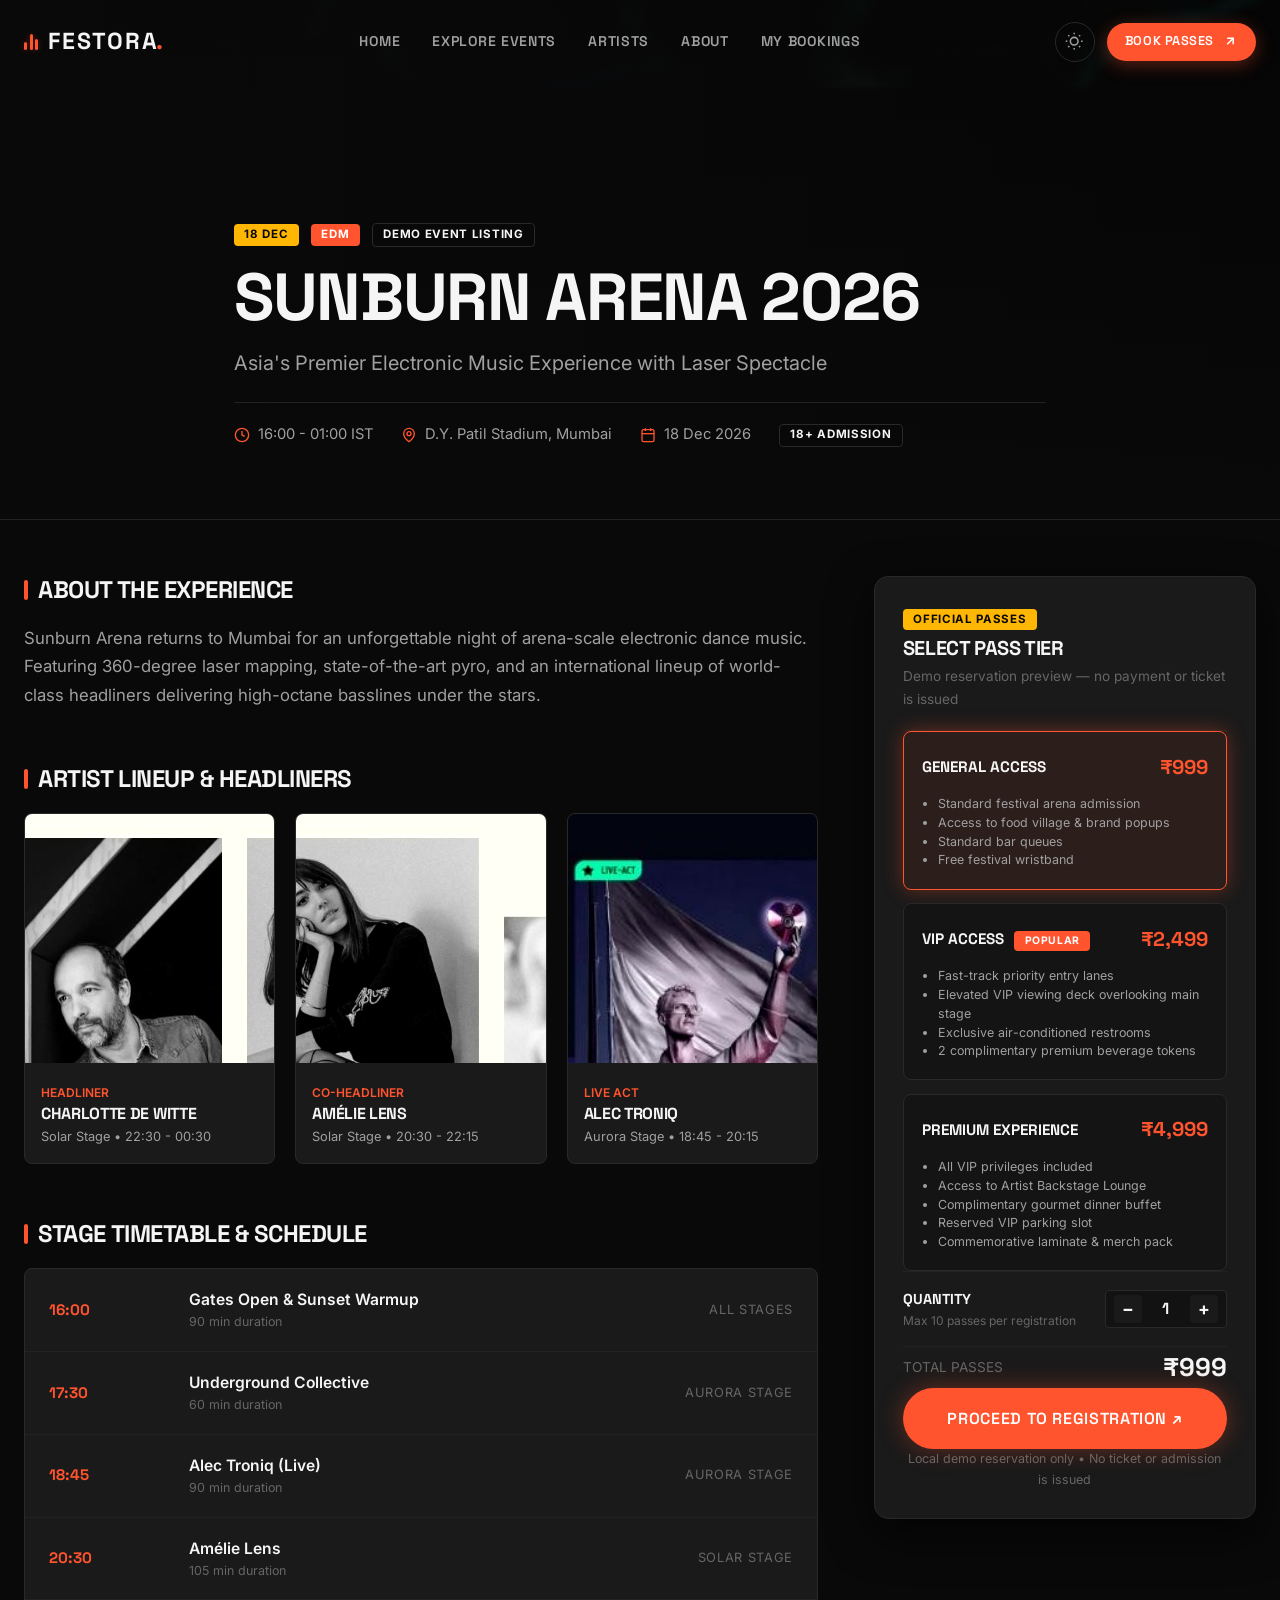
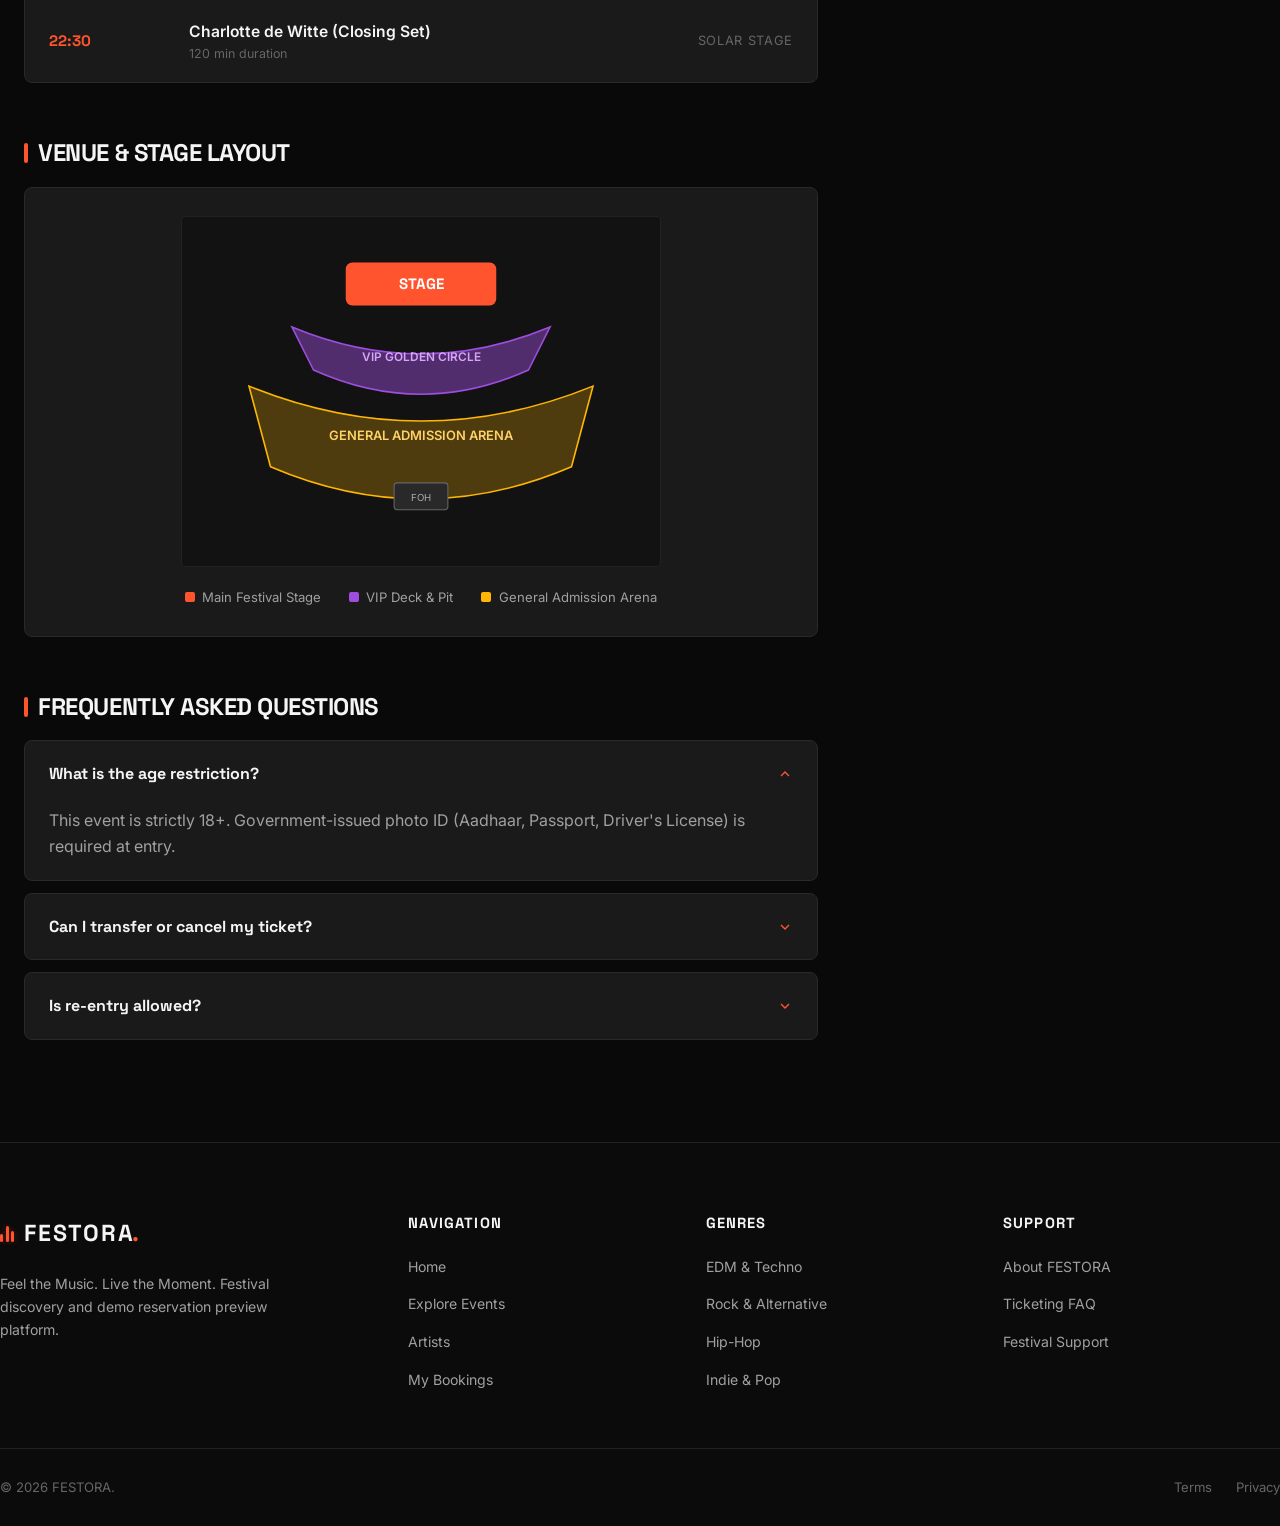
<file: event-details.html>
<!DOCTYPE html>
<html lang="en" data-theme="dark">
<head>
  <meta charset="UTF-8">
  <meta name="viewport" content="width=device-width, initial-scale=1.0">
  <title>Event Details – FESTORA</title>
  <meta name="description" content="Demo event listing with artist lineup, stage timetable, venue information, and reservation preview.">
  <meta name="theme-color" content="#090909">

  <!-- Core Stylesheets -->
  <link rel="stylesheet" href="css/style.css">
  <link rel="stylesheet" href="css/animations.css">
  <link rel="stylesheet" href="css/responsive.css">
</head>
<body>

  <!-- ==========================================================================
       1. Navigation Bar (Ref 1, 6, 7, 8)
       ========================================================================== -->
  <header class="site-header is-scrolled" role="banner">
    <div class="container nav-wrap">
      
      <!-- Brand Logo -->
      <a href="index.html" class="brand-logo" aria-label="FESTORA Home">
        <span class="logo-bars" aria-hidden="true">
          <span class="logo-bar"></span>
          <span class="logo-bar"></span>
          <span class="logo-bar"></span>
        </span>
        <span>FESTORA<span class="accent-dot">.</span></span>
      </a>

      <!-- Desktop Navigation Menu -->
      <nav class="nav-menu" role="navigation" aria-label="Main Navigation">
        <a href="index.html" class="nav-link">Home</a>
        <a href="events.html" class="nav-link is-active" aria-current="page">Explore Events</a>
        <a href="artists.html" class="nav-link">Artists</a>
        <a href="about.html" class="nav-link">About</a>
        <a href="bookings.html" class="nav-link">My Bookings</a>
      </nav>

      <!-- Nav Utility Actions -->
      <div class="nav-actions">
        <!-- Theme Switcher -->
        <button type="button" class="btn-theme-toggle" aria-label="Switch Theme" title="Toggle Dark/Light Mode">
          <svg class="icon" viewBox="0 0 24 24" fill="none" stroke="currentColor" stroke-width="2">
            <circle cx="12" cy="12" r="5"></circle>
            <line x1="12" y1="1" x2="12" y2="3"></line>
            <line x1="12" y1="21" x2="12" y2="23"></line>
            <line x1="4.22" y1="4.22" x2="5.64" y2="5.64"></line>
            <line x1="18.36" y1="18.36" x2="19.78" y2="19.78"></line>
            <line x1="1" y1="12" x2="3" y2="12"></line>
            <line x1="21" y1="12" x2="23" y2="12"></line>
            <line x1="4.22" y1="19.78" x2="5.64" y2="18.36"></line>
            <line x1="18.36" y1="5.64" x2="19.78" y2="4.22"></line>
          </svg>
        </button>

        <!-- Primary CTA Button -->
        <a href="#tickets" class="btn btn-primary btn-pill btn-sm">
          <span>BOOK PASSES</span>
          <svg class="icon-sm" viewBox="0 0 24 24" fill="none" stroke="currentColor" stroke-width="2.5">
            <line x1="7" y1="17" x2="17" y2="7"></line>
            <polyline points="7 7 17 7 17 17"></polyline>
          </svg>
        </a>

        <!-- Mobile Menu Toggle Button -->
        <button type="button" class="btn-nav-toggle" aria-label="Toggle navigation menu" aria-expanded="false">
          <span class="hamburger-line"></span>
          <span class="hamburger-line"></span>
          <span class="hamburger-line"></span>
        </button>
      </div>
    </div>
  </header>

  <!-- Mobile Navigation Overlay & Drawer -->
  <div class="mobile-nav-overlay" aria-hidden="true"></div>
  <aside class="mobile-nav-drawer" aria-label="Mobile Navigation Drawer">
    <div class="mobile-nav-links">
      <a href="index.html" class="mobile-nav-link"><span>Home</span><span>→</span></a>
      <a href="events.html" class="mobile-nav-link"><span>Explore Events</span><span>→</span></a>
      <a href="artists.html" class="mobile-nav-link"><span>Artists</span><span>→</span></a>
      <a href="about.html" class="mobile-nav-link"><span>About</span><span>→</span></a>
      <a href="bookings.html" class="mobile-nav-link"><span>My Bookings</span><span>→</span></a>
    </div>
    <div class="mobile-nav-footer">
      <a href="events.html" class="btn btn-primary btn-pill btn-block"><span>EXPLORE EVENTS ↗</span></a>
      <p style="font-size: 0.8rem; color: var(--text-muted); text-align: center;">FESTORA © 2026</p>
    </div>
  </aside>

  <!-- Main Event Details Mount -->
  <main id="main-content">
    
    <!-- Dynamic Cinematic Hero Mount (Ref 2, 7) -->
    <div id="event-hero-mount"></div>

    <!-- Main Content & Sticky Booking Grid -->
    <div class="section" style="padding-top: 3.5rem;">
      <div class="container event-detail-grid">
        
        <!-- Left Main Content Column -->
        <div class="event-main-col" id="event-main-mount">
          <!-- Populated by js/event-details.js -->
        </div>

        <!-- Right Sticky Booking Panel (Ref 6 & 7) -->
        <aside class="sticky-booking-panel" id="tickets" aria-label="Ticket Reservation Panel">
          <div id="sticky-booking-mount">
            <!-- Populated by js/event-details.js -->
          </div>
        </aside>

      </div>
    </div>

  </main>

  <!-- Global Footer -->
  <footer class="site-footer" role="contentinfo">
    <div class="container footer-main">
      <div>
        <a href="index.html" class="brand-logo">
          <span class="logo-bars"><span class="logo-bar"></span><span class="logo-bar"></span><span class="logo-bar"></span></span>
          <span>FESTORA<span class="accent-dot">.</span></span>
        </a>
        <p class="footer-brand-desc">Feel the Music. Live the Moment. Festival discovery and demo reservation preview platform.</p>
      </div>
      <div>
        <h4 class="footer-heading">NAVIGATION</h4>
        <ul class="footer-links">
          <li><a href="index.html" class="footer-link">Home</a></li>
          <li><a href="events.html" class="footer-link">Explore Events</a></li>
          <li><a href="artists.html" class="footer-link">Artists</a></li>
          <li><a href="bookings.html" class="footer-link">My Bookings</a></li>
        </ul>
      </div>
      <div>
        <h4 class="footer-heading">GENRES</h4>
        <ul class="footer-links">
          <li><a href="events.html?genre=EDM" class="footer-link">EDM & Techno</a></li>
          <li><a href="events.html?genre=Rock" class="footer-link">Rock & Alternative</a></li>
          <li><a href="events.html?genre=Hip-Hop" class="footer-link">Hip-Hop</a></li>
          <li><a href="events.html?genre=Indie" class="footer-link">Indie & Pop</a></li>
        </ul>
      </div>
      <div>
        <h4 class="footer-heading">SUPPORT</h4>
        <ul class="footer-links">
          <li><a href="about.html" class="footer-link">About FESTORA</a></li>
          <li><a href="about.html#faq" class="footer-link">Ticketing FAQ</a></li>
          <li><a href="about.html#contact" class="footer-link">Festival Support</a></li>
        </ul>
      </div>
    </div>
    <div class="container footer-bottom">
      <div><span>© 2026 FESTORA.</span></div>
      <div class="footer-legal-links">
        <a href="about.html#terms">Terms</a>
        <a href="about.html#privacy">Privacy</a>
      </div>
    </div>
  </footer>

  <!-- Scripts -->
  <script src="js/events.js"></script>
  <script src="js/event-details.js"></script>
  <script src="js/main.js"></script>
</body>
</html>
</file>
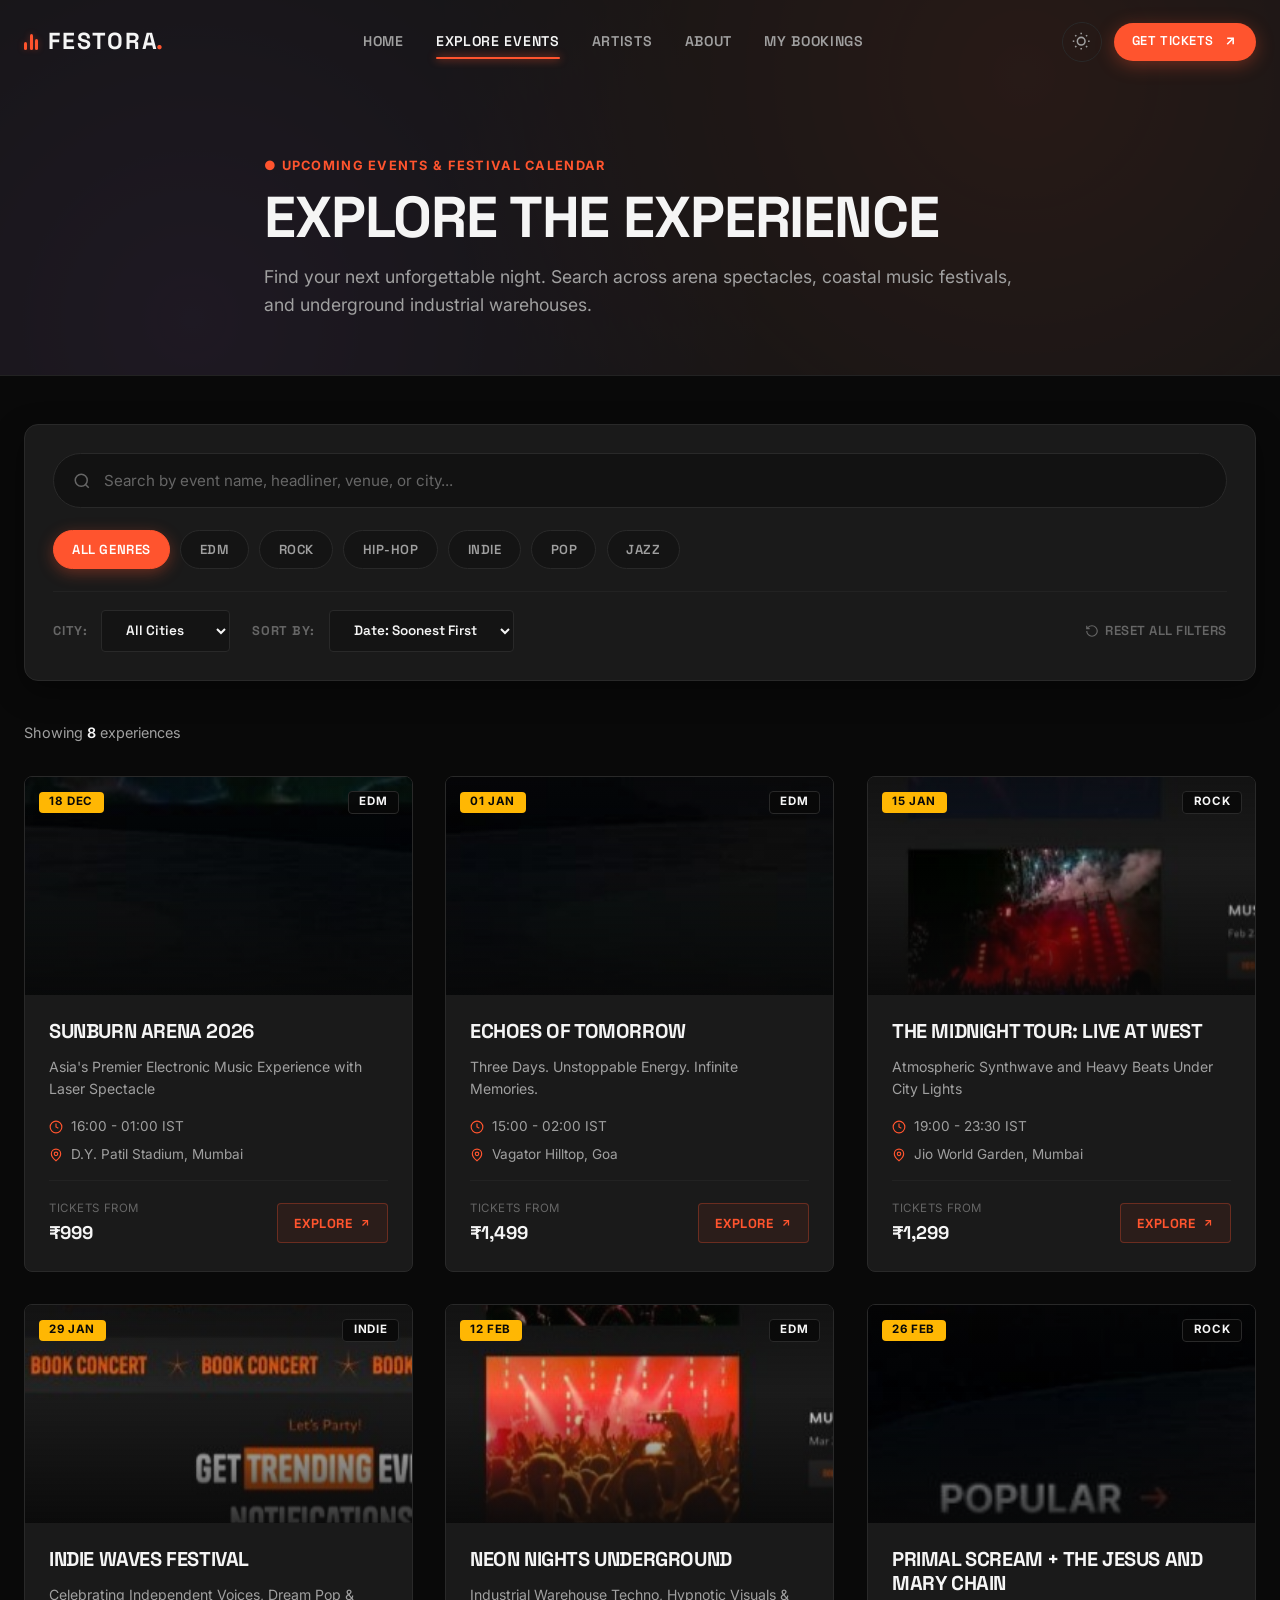
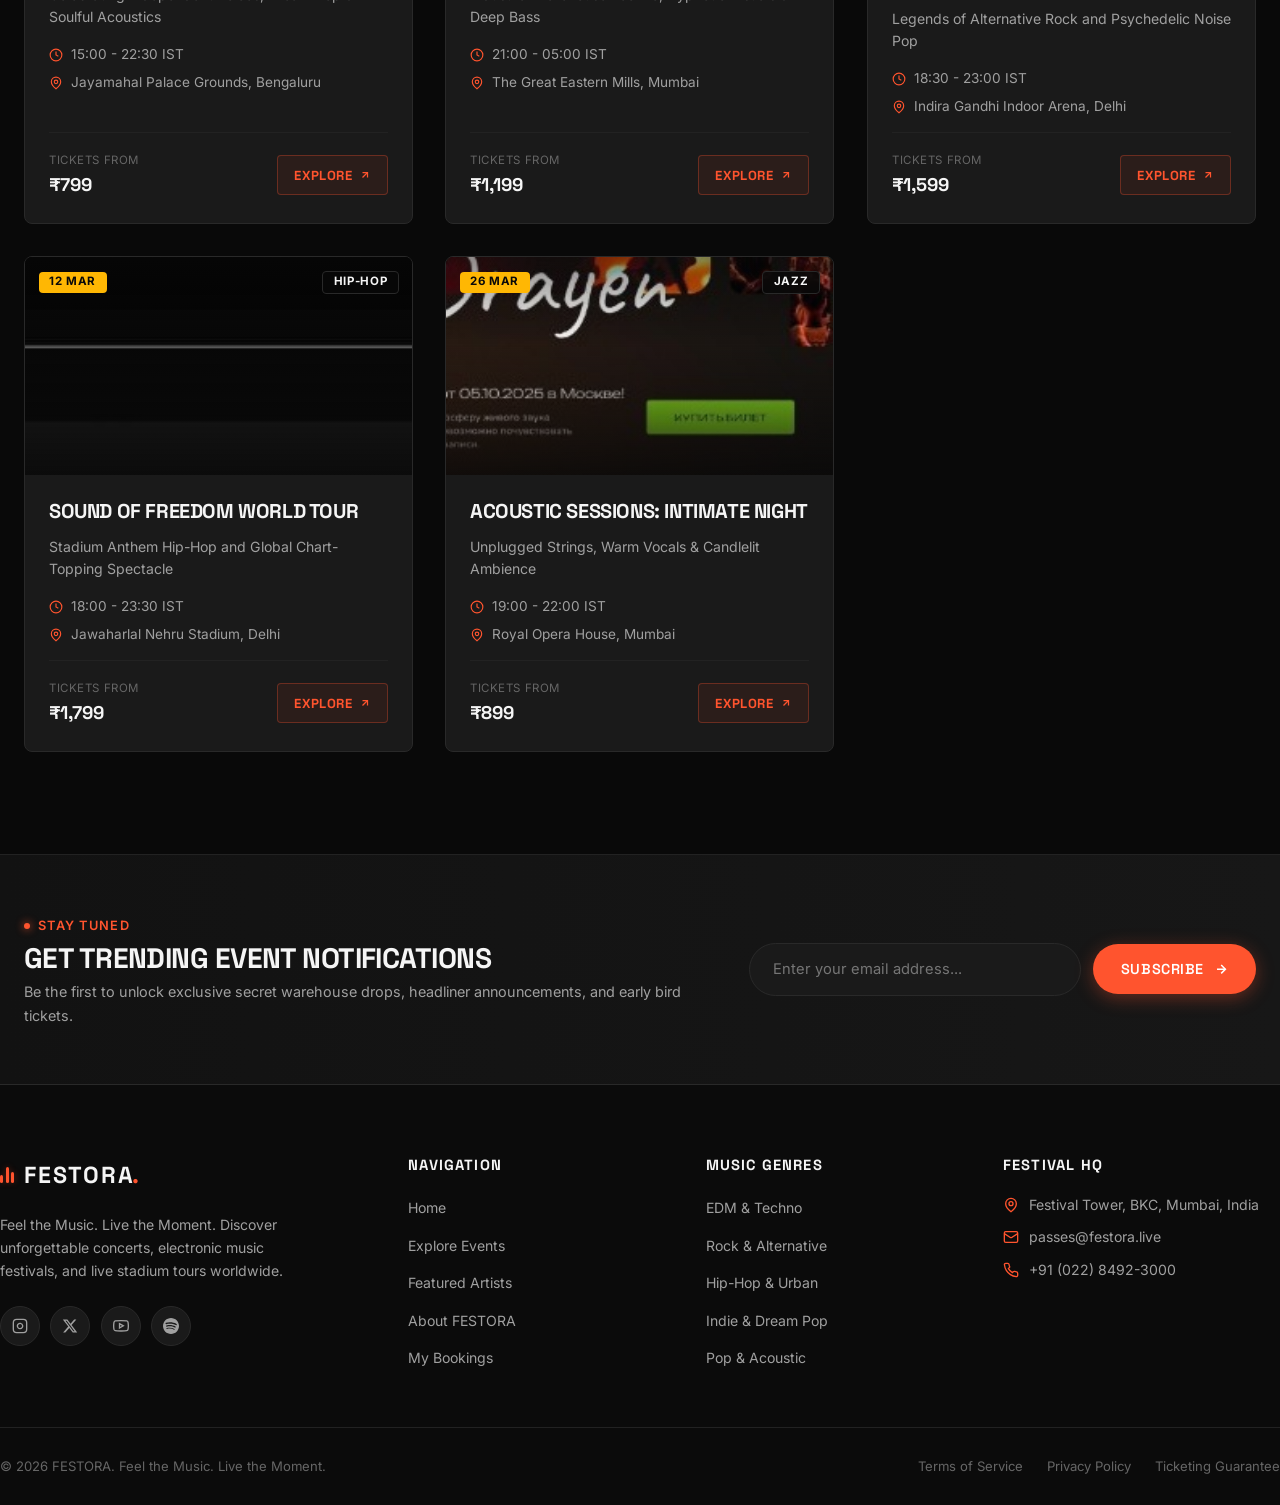
<file: events.html>
<!DOCTYPE html>
<html lang="en" data-theme="dark">
<head>
  <meta charset="UTF-8">
  <meta name="viewport" content="width=device-width, initial-scale=1.0">
  <title>Explore Events – FESTORA</title>
  <meta name="description" content="Discover and filter upcoming live concerts, EDM festivals, rock stadium tours, and underground techno sets with FESTORA.">
  <meta name="theme-color" content="#090909">

  <!-- Core Stylesheets -->
  <link rel="stylesheet" href="css/style.css">
  <link rel="stylesheet" href="css/animations.css">
  <link rel="stylesheet" href="css/responsive.css">
</head>
<body>

  <!-- ==========================================================================
       1. Navigation Bar (Ref 1, 6, 7, 8)
       ========================================================================== -->
  <header class="site-header is-scrolled" role="banner">
    <div class="container nav-wrap">
      
      <!-- Brand Logo -->
      <a href="index.html" class="brand-logo" aria-label="FESTORA Home">
        <span class="logo-bars" aria-hidden="true">
          <span class="logo-bar"></span>
          <span class="logo-bar"></span>
          <span class="logo-bar"></span>
        </span>
        <span>FESTORA<span class="accent-dot">.</span></span>
      </a>

      <!-- Desktop Navigation Menu -->
      <nav class="nav-menu" role="navigation" aria-label="Main Navigation">
        <a href="index.html" class="nav-link">Home</a>
        <a href="events.html" class="nav-link active">Explore Events</a>
        <a href="artists.html" class="nav-link">Artists</a>
        <a href="about.html" class="nav-link">About</a>
        <a href="bookings.html" class="nav-link">My Bookings</a>
      </nav>

      <!-- Nav Utility Actions -->
      <div class="nav-actions">
        <!-- Theme Switcher -->
        <button type="button" class="btn-theme-toggle" aria-label="Switch Theme" title="Toggle Dark/Light Mode">
          <svg class="icon" viewBox="0 0 24 24" fill="none" stroke="currentColor" stroke-width="2">
            <circle cx="12" cy="12" r="5"></circle>
            <line x1="12" y1="1" x2="12" y2="3"></line>
            <line x1="12" y1="21" x2="12" y2="23"></line>
            <line x1="4.22" y1="4.22" x2="5.64" y2="5.64"></line>
            <line x1="18.36" y1="18.36" x2="19.78" y2="19.78"></line>
            <line x1="1" y1="12" x2="3" y2="12"></line>
            <line x1="21" y1="12" x2="23" y2="12"></line>
            <line x1="4.22" y1="19.78" x2="5.64" y2="18.36"></line>
            <line x1="18.36" y1="5.64" x2="19.78" y2="4.22"></line>
          </svg>
        </button>

        <!-- Primary CTA Button -->
        <a href="events.html" class="btn btn-primary btn-pill btn-sm">
          <span>GET TICKETS</span>
          <svg class="icon-sm" viewBox="0 0 24 24" fill="none" stroke="currentColor" stroke-width="2.5">
            <line x1="7" y1="17" x2="17" y2="7"></line>
            <polyline points="7 7 17 7 17 17"></polyline>
          </svg>
        </a>

        <!-- Mobile Menu Toggle Button -->
        <button type="button" class="btn-nav-toggle" aria-label="Toggle navigation menu" aria-expanded="false">
          <span class="hamburger-line"></span>
          <span class="hamburger-line"></span>
          <span class="hamburger-line"></span>
        </button>
      </div>
    </div>
  </header>

  <!-- Mobile Navigation Overlay & Drawer -->
  <div class="mobile-nav-overlay" aria-hidden="true"></div>
  <aside class="mobile-nav-drawer" aria-label="Mobile Navigation Drawer">
    <div class="mobile-nav-links">
      <a href="index.html" class="mobile-nav-link"><span>Home</span><span>→</span></a>
      <a href="events.html" class="mobile-nav-link active"><span>Explore Events</span><span>→</span></a>
      <a href="artists.html" class="mobile-nav-link"><span>Artists</span><span>→</span></a>
      <a href="about.html" class="mobile-nav-link"><span>About</span><span>→</span></a>
      <a href="bookings.html" class="mobile-nav-link"><span>My Bookings</span><span>→</span></a>
    </div>
    <div class="mobile-nav-footer">
      <a href="events.html" class="btn btn-primary btn-pill btn-block"><span>EXPLORE EVENTS ↗</span></a>
      <p style="font-size: 0.8rem; color: var(--text-muted); text-align: center;">FESTORA © 2026</p>
    </div>
  </aside>

  <!-- Main Content -->
  <main id="main-content">
    
    <!-- Page Header (Ref 7 & 8) -->
    <section class="page-header" aria-label="Explore Events Header">
      <div class="page-header-bg" aria-hidden="true"></div>
      <div class="container page-header-content">
        <span class="page-header-tag">● UPCOMING EVENTS & FESTIVAL CALENDAR</span>
        <h1 class="page-header-title">EXPLORE THE EXPERIENCE</h1>
        <p class="page-header-desc">
          Find your next unforgettable night. Search across arena spectacles, coastal music festivals, and underground industrial warehouses.
        </p>
      </div>
    </section>

    <!-- Search & Filter Controls Section -->
    <section class="section" style="padding-top: 3rem;" aria-label="Event Search and Filter Suite">
      <div class="container">
        
        <!-- Filter Panel (Ref 7, 8, 13) -->
        <div class="filter-panel">
          
          <!-- Search Input Row -->
          <div class="filter-search-box">
            <svg class="filter-search-icon" viewBox="0 0 24 24" fill="none" stroke="currentColor" stroke-width="2">
              <circle cx="11" cy="11" r="8"></circle>
              <line x1="21" y1="21" x2="16.65" y2="16.65"></line>
            </svg>
            <input type="text" 
                   id="filter-search-input" 
                   class="filter-search-input" 
                   placeholder="Search by event name, headliner, venue, or city..." 
                   aria-label="Search events" 
                   autocomplete="off">
          </div>

          <!-- Genre Filter Chips Row -->
          <div class="filter-chips-row" role="group" aria-label="Filter by music genre">
            <button type="button" class="filter-chip active" data-genre="All">All Genres</button>
            <button type="button" class="filter-chip" data-genre="EDM">EDM</button>
            <button type="button" class="filter-chip" data-genre="Rock">Rock</button>
            <button type="button" class="filter-chip" data-genre="Hip-Hop">Hip-Hop</button>
            <button type="button" class="filter-chip" data-genre="Indie">Indie</button>
            <button type="button" class="filter-chip" data-genre="Pop">Pop</button>
            <button type="button" class="filter-chip" data-genre="Jazz">Jazz</button>
          </div>

          <!-- Dropdowns Row (City, Sorting & Reset) -->
          <div class="filter-dropdowns-row">
            
            <div class="filter-dropdown-group">
              <!-- City Dropdown -->
              <label for="filter-city-select" class="filter-label-inline">City:</label>
              <select id="filter-city-select" class="select-custom" aria-label="Filter by city">
                <option value="All Cities">All Cities</option>
                <option value="Mumbai">Mumbai</option>
                <option value="Delhi">Delhi</option>
                <option value="Bengaluru">Bengaluru</option>
                <option value="Goa">Goa</option>
              </select>

              <!-- Sort Dropdown -->
              <label for="filter-sort-select" class="filter-label-inline" style="margin-left: 0.5rem;">Sort By:</label>
              <select id="filter-sort-select" class="select-custom" aria-label="Sort events">
                <option value="date-asc">Date: Soonest First</option>
                <option value="popularity">Most Popular</option>
                <option value="price-asc">Price: Low to High</option>
                <option value="price-desc">Price: High to Low</option>
              </select>
            </div>

            <!-- Clear All Filters Button -->
            <button type="button" id="btn-reset-filters" class="btn-reset-filters" aria-label="Reset all filters">
              <svg viewBox="0 0 24 24" fill="none" stroke="currentColor" stroke-width="2">
                <path d="M3 12a9 9 0 1 0 9-9 9.75 9.75 0 0 0-6.74 2.74L3 8"></path>
                <path d="M3 3v5h5"></path>
              </svg>
              <span>RESET ALL FILTERS</span>
            </button>

          </div>

        </div>

        <!-- Filter Results Bar -->
        <div class="filter-results-bar">
          <div>
            <span>Showing <span id="results-count" class="results-count">8</span> experiences</span>
          </div>
          <div id="active-filter-indicator" style="font-size: 0.85rem; color: var(--accent-primary);"></div>
        </div>

        <!-- Dynamic Events Grid -->
        <div class="events-grid" id="events-catalog-grid">
          <!-- Populated by js/events.js & js/main.js -->
        </div>

        <!-- Empty State (Shown when no events match) -->
        <div class="empty-state" id="events-empty-state" style="display: none;">
          <svg class="empty-state-icon" viewBox="0 0 24 24" fill="none" stroke="currentColor" stroke-width="1.5">
            <circle cx="11" cy="11" r="8"></circle>
            <line x1="21" y1="21" x2="16.65" y2="16.65"></line>
            <line x1="8" y1="11" x2="14" y2="11"></line>
          </svg>
          <h3 class="empty-state-title">NO MATCHING EXPERIENCES FOUND</h3>
          <p class="empty-state-desc">
            We couldn't find any events matching your selected keyword, genre, or city filters. Try broadening your search or resetting all filters.
          </p>
          <button type="button" id="btn-empty-reset" class="btn btn-primary btn-pill">
            <span>RESET FILTERS & VIEW ALL</span>
          </button>
        </div>

      </div>
    </section>

  </main>

  <!-- ==========================================================================
       7. Global Footer Component (Ref 4 & 5)
       ========================================================================== -->
  <footer class="site-footer" role="contentinfo">
    
    <!-- Newsletter Strip -->
    <div class="newsletter-strip">
      <div class="container newsletter-grid">
        <div>
          <span class="section-tag" style="margin-bottom: 0.35rem;">STAY TUNED</span>
          <h3 class="newsletter-title">GET TRENDING EVENT NOTIFICATIONS</h3>
          <p style="font-size: 0.9rem; color: var(--text-secondary); margin: 0;">
            Be the first to unlock exclusive secret warehouse drops, headliner announcements, and early bird tickets.
          </p>
        </div>
        <form class="newsletter-form" id="newsletter-form" novalidate>
          <input type="email" class="newsletter-input" id="newsletter-email" placeholder="Enter your email address..." required>
          <button type="submit" class="btn btn-primary btn-pill">
            <span>SUBSCRIBE</span>
            <svg class="icon-sm" viewBox="0 0 24 24" fill="none" stroke="currentColor" stroke-width="2.5"><line x1="5" y1="12" x2="19" y2="12"></line><polyline points="12 5 19 12 12 19"></polyline></svg>
          </button>
        </form>
      </div>
    </div>

    <!-- Main Footer Grid -->
    <div class="container footer-main">
      <div>
        <a href="index.html" class="brand-logo">
          <span class="logo-bars"><span class="logo-bar"></span><span class="logo-bar"></span><span class="logo-bar"></span></span>
          <span>FESTORA<span class="accent-dot">.</span></span>
        </a>
        <p class="footer-brand-desc">Feel the Music. Live the Moment. Discover unforgettable concerts, electronic music festivals, and live stadium tours worldwide.</p>
        <div class="social-links">
          <button type="button" class="social-btn" data-social-placeholder="Instagram" aria-label="Instagram profile not connected"><svg viewBox="0 0 24 24" fill="none" stroke="currentColor" stroke-width="2"><rect width="20" height="20" x="2" y="2" rx="5" ry="5"></rect><path d="M16 11.37A4 4 0 1 1 12.63 8 4 4 0 0 1 16 11.37z"></path><line x1="17.5" x2="17.51" y1="6.5" y2="6.5"></line></svg></button>
          <button type="button" class="social-btn" data-social-placeholder="X / Twitter" aria-label="X / Twitter profile not connected"><svg viewBox="0 0 24 24" fill="currentColor"><path d="M18.244 2.25h3.308l-7.227 8.26 8.502 11.24H16.17l-5.214-6.817L4.99 21.75H1.68l7.73-8.835L1.254 2.25H8.08l4.713 6.231zm-1.161 17.52h1.833L7.084 4.126H5.117z"/></svg></button>
          <button type="button" class="social-btn" data-social-placeholder="YouTube" aria-label="YouTube profile not connected"><svg viewBox="0 0 24 24" fill="none" stroke="currentColor" stroke-width="2"><path d="M22.54 6.42a2.78 2.78 0 0 0-1.94-2C18.88 4 12 4 12 4s-6.88 0-8.6.46a2.78 2.78 0 0 0-1.94 2A29 29 0 0 0 1 11.75a29 29 0 0 0 .46 5.33A2.78 2.78 0 0 0 3.4 19c1.72.46 8.6.46 8.6.46s6.88 0 8.6-.46a2.78 2.78 0 0 0 1.94-2 29 29 0 0 0 .46-5.25 29 29 0 0 0-.46-5.33z"></path><polygon points="9.75 15.02 15.5 11.75 9.75 8.48 9.75 15.02"></polygon></svg></button>
          <button type="button" class="social-btn" data-social-placeholder="Spotify" aria-label="Spotify profile not connected"><svg viewBox="0 0 24 24" fill="currentColor"><path d="M12 0C5.4 0 0 5.4 0 12s5.4 12 12 12 12-5.4 12-12S18.66 0 12 0zm5.521 17.34c-.24.359-.66.48-1.021.24-2.82-1.74-6.36-2.101-10.561-1.141-.418.122-.779-.179-.899-.539-.12-.421.18-.78.54-.9 4.56-1.021 8.52-.6 11.64 1.32.42.18.479.659.301 1.02zm1.44-3.3c-.301.42-.841.6-1.262.3-3.239-1.98-8.159-2.58-11.939-1.38-.479.12-1.02-.12-1.14-.6-.12-.48.12-1.021.6-1.141C9.6 9.9 15 10.561 18.72 12.84c.361.181.54.78.241 1.2zm.12-3.36C15.24 8.4 8.82 8.16 5.16 9.301c-.6.179-1.2-.181-1.38-.721-.18-.601.18-1.2.72-1.381 4.26-1.26 11.28-1.02 15.721 1.621.539.3.719 1.02.419 1.56-.299.421-1.02.599-1.559.3z"/></svg></button>
        </div>
      </div>
      <div>
        <h4 class="footer-heading">NAVIGATION</h4>
        <ul class="footer-links">
          <li><a href="index.html" class="footer-link">Home</a></li>
          <li><a href="events.html" class="footer-link">Explore Events</a></li>
          <li><a href="artists.html" class="footer-link">Featured Artists</a></li>
          <li><a href="about.html" class="footer-link">About FESTORA</a></li>
          <li><a href="bookings.html" class="footer-link">My Bookings</a></li>
        </ul>
      </div>
      <div>
        <h4 class="footer-heading">MUSIC GENRES</h4>
        <ul class="footer-links">
          <li><a href="events.html?genre=EDM" class="footer-link">EDM & Techno</a></li>
          <li><a href="events.html?genre=Rock" class="footer-link">Rock & Alternative</a></li>
          <li><a href="events.html?genre=Hip-Hop" class="footer-link">Hip-Hop & Urban</a></li>
          <li><a href="events.html?genre=Indie" class="footer-link">Indie & Dream Pop</a></li>
          <li><a href="events.html?genre=Pop" class="footer-link">Pop & Acoustic</a></li>
        </ul>
      </div>
      <div>
        <h4 class="footer-heading">FESTIVAL HQ</h4>
        <div class="footer-contact-item"><svg viewBox="0 0 24 24" fill="none" stroke="currentColor" stroke-width="2"><path d="M20 10c0 6-8 12-8 12s-8-6-8-12a8 8 0 0 1 16 0Z"></path><circle cx="12" cy="10" r="3"></circle></svg><span>Festival Tower, BKC, Mumbai, India</span></div>
        <div class="footer-contact-item"><svg viewBox="0 0 24 24" fill="none" stroke="currentColor" stroke-width="2"><rect width="20" height="16" x="2" y="4" rx="2"></rect><path d="m22 7-8.97 5.7a1.94 1.94 0 0 1-2.06 0L2 7"></path></svg><span>passes@festora.live</span></div>
        <div class="footer-contact-item"><svg viewBox="0 0 24 24" fill="none" stroke="currentColor" stroke-width="2"><path d="M22 16.92v3a2 2 0 0 1-2.18 2 19.79 19.79 0 0 1-8.63-3.07 19.5 19.5 0 0 1-6-6 19.79 19.79 0 0 1-3.07-8.67A2 2 0 0 1 4.11 2h3a2 2 0 0 1 2 1.72 12.84 12.84 0 0 0 .7 2.81 2 2 0 0 1-.45 2.11L8.09 9.91a16 16 0 0 0 6 6l1.27-1.27a2 2 0 0 1 2.11-.45 12.84 12.84 0 0 0 2.81.7A2 2 0 0 1 22 16.92z"></path></svg><span>+91 (022) 8492-3000</span></div>
      </div>
    </div>

    <!-- Bottom Bar -->
    <div class="container footer-bottom">
      <div><span>© 2026 FESTORA. Feel the Music. Live the Moment.</span></div>
      <div class="footer-legal-links">
        <a href="about.html#terms">Terms of Service</a>
        <a href="about.html#privacy">Privacy Policy</a>
        <a href="about.html#security">Ticketing Guarantee</a>
      </div>
    </div>

  </footer>

  <!-- Scripts -->
  <script src="js/events.js"></script>
  <script src="js/main.js"></script>
</body>
</html>
</file>
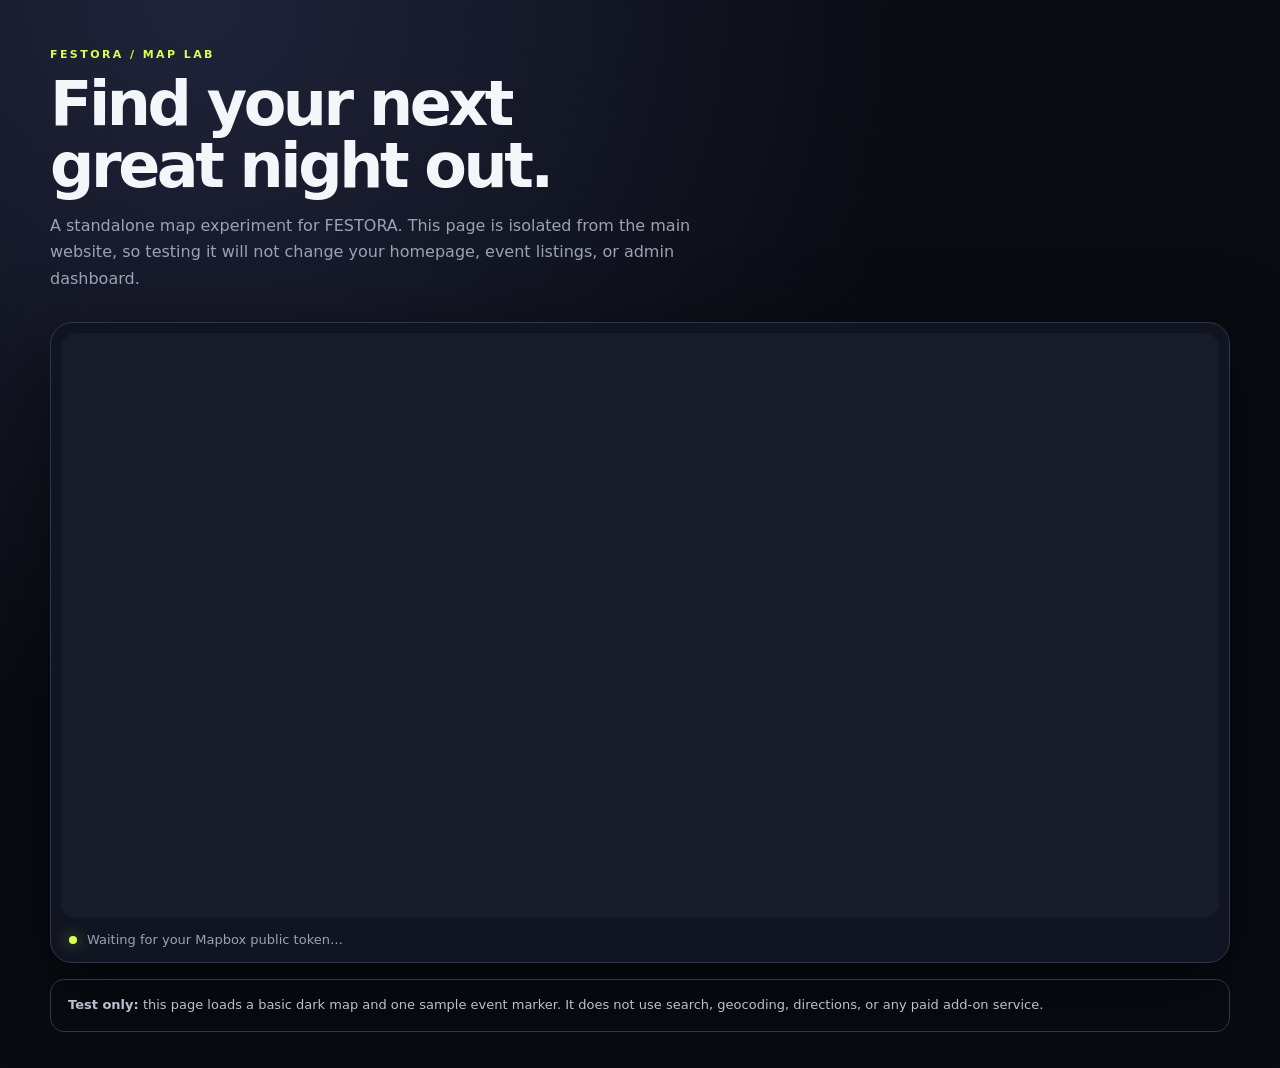
<file: map-test.html>
<!DOCTYPE html>
<html lang="en">
<head>
  <meta charset="UTF-8">
  <meta name="viewport" content="width=device-width, initial-scale=1.0">
  <title>FESTORA — Mapbox Test</title>
  <link href="https://api.mapbox.com/mapbox-gl-js/v3.9.4/mapbox-gl.css" rel="stylesheet">
  <style>
    :root { color-scheme: dark; --bg:#090b12; --panel:#121622; --muted:#9aa3b5; --accent:#d8ff55; }
    * { box-sizing:border-box; }
    body { margin:0; min-height:100vh; background:radial-gradient(ellipse at 15% 0%,#20243a 0%,var(--bg) 48%); color:#f5f6fa; font-family:Inter,ui-sans-serif,system-ui,-apple-system,Segoe UI,sans-serif; }
    main { width:min(1180px,calc(100% - 40px)); margin:0 auto; padding:48px 0 36px; }
    .eyebrow { color:var(--accent); font-size:11px; font-weight:800; letter-spacing:.22em; text-transform:uppercase; }
    h1 { margin:12px 0 10px; font-size:clamp(34px,6vw,62px); letter-spacing:-.055em; line-height:1; }
    .intro { max-width:650px; color:var(--muted); line-height:1.65; }
    .map-shell { margin-top:30px; padding:10px; border:1px solid #303649; border-radius:22px; background:#111522; box-shadow:0 24px 80px #0008; }
    #map { height:min(65vh,610px); min-height:390px; width:100%; border-radius:15px; overflow:hidden; background:#171c2a; }
    .status { display:flex; align-items:center; gap:10px; padding:14px 8px 5px; color:var(--muted); font-size:13px; }
    .dot { width:8px; height:8px; border-radius:50%; background:var(--accent); box-shadow:0 0 14px #d8ff5580; }
    .tip { margin-top:16px; padding:15px 17px; border:1px solid #303649; border-radius:14px; color:#b9c0ce; font-size:13px; line-height:1.6; }
    .mapboxgl-popup-content { background:#171c2a; color:#fff; border:1px solid #414a60; border-radius:12px; padding:13px 16px; }
    .mapboxgl-popup-tip { border-top-color:#171c2a!important; border-bottom-color:#171c2a!important; }
    @media(max-width:600px){ main{width:calc(100% - 24px);padding-top:32px} #map{min-height:420px} }
  </style>
</head>
<body>
  <main>
    <div class="eyebrow">FESTORA / MAP LAB</div>
    <h1>Find your next<br>great night out.</h1>
    <p class="intro">A standalone map experiment for FESTORA. This page is isolated from the main website, so testing it will not change your homepage, event listings, or admin dashboard.</p>
    <section class="map-shell">
      <div id="map" role="region" aria-label="Interactive event map"></div>
      <div class="status"><span class="dot"></span><span id="status">Waiting for your Mapbox public token…</span></div>
    </section>
    <div class="tip"><strong>Test only:</strong> this page loads a basic dark map and one sample event marker. It does not use search, geocoding, directions, or any paid add-on service.</div>
  </main>
  <script src="https://api.mapbox.com/mapbox-gl-js/v3.9.4/mapbox-gl.js"></script>
  <script>
    const token = "pk.eyJ1Ijoia3Jpcy01NzEwIiwiYSI6ImNtdzJkbGpkaTAxd2wyeHNlbXcwN3ZmbjEifQ.ICT0X7U8K_sNfHLV9f2KCg";
    const status = document.getElementById("status");
    if (!token || !token.startsWith("pk.")) {
      status.textContent = "Add your Mapbox public token (starts with pk.) in map-test.html to start the test.";
    } else {
      mapboxgl.accessToken = token;
      try {
        const map = new mapboxgl.Map({
          container: "map",
          style: "mapbox://styles/mapbox/dark-v11",
          center: [ -73.9857, 40.7484 ],
          zoom: 11,
          attributionControl: true
        });
        map.addControl(new mapboxgl.NavigationControl(), "top-right");
        map.on("load", () => { status.textContent = "Map loaded successfully. Mapbox public token is working."; });
        map.on("error", (event) => {
          const message = event && event.error && event.error.message ? event.error.message : "Unknown map loading error";
          status.textContent = "Mapbox could not load the map: " + message;
        });
        new mapboxgl.Marker({ color: "#d8ff55" })
          .setLngLat([-73.9857, 40.7484])
          .setPopup(new mapboxgl.Popup({ offset: 25 }).setText("Sample FESTORA event location"))
          .addTo(map);
      } catch (error) {
        status.textContent = "Map setup error: " + error.message;
      }
    }
  </script>
</body>
</html>
</file>
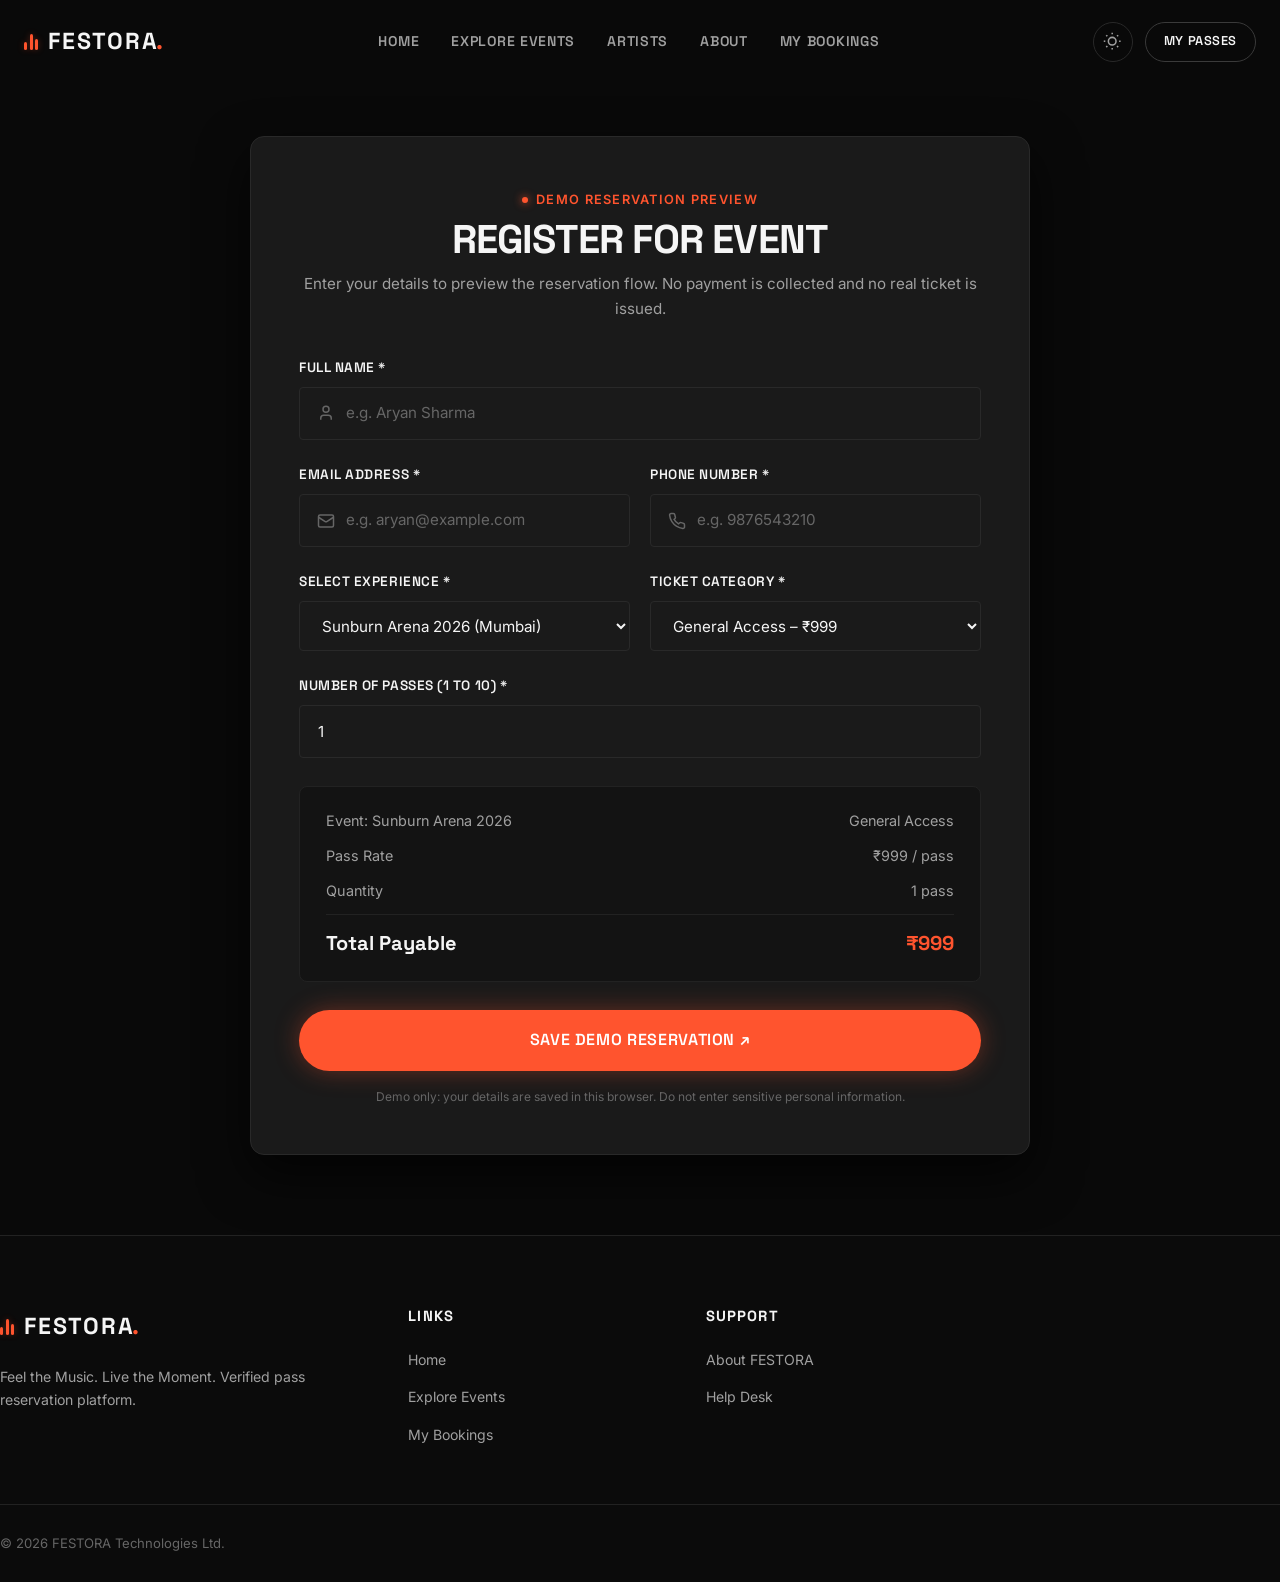
<file: registration.html>
<!DOCTYPE html>
<html lang="en" data-theme="dark">
<head>
  <meta charset="UTF-8">
  <meta name="viewport" content="width=device-width, initial-scale=1.0">
  <title>Event Registration – FESTORA</title>
  <meta name="description" content="Demo event registration preview. Reservations are stored locally in this browser and are not paid tickets.">
  <meta name="theme-color" content="#090909">

  <!-- Core Stylesheets -->
  <link rel="stylesheet" href="css/style.css">
  <link rel="stylesheet" href="css/animations.css">
  <link rel="stylesheet" href="css/responsive.css">
</head>
<body>

  <!-- ==========================================================================
       1. Navigation Bar (Ref 1, 6, 7, 8)
       ========================================================================== -->
  <header class="site-header is-scrolled" role="banner">
    <div class="container nav-wrap">
      
      <!-- Brand Logo -->
      <a href="index.html" class="brand-logo" aria-label="FESTORA Home">
        <span class="logo-bars" aria-hidden="true">
          <span class="logo-bar"></span>
          <span class="logo-bar"></span>
          <span class="logo-bar"></span>
        </span>
        <span>FESTORA<span class="accent-dot">.</span></span>
      </a>

      <!-- Desktop Navigation Menu -->
      <nav class="nav-menu" role="navigation" aria-label="Main Navigation">
        <a href="index.html" class="nav-link">Home</a>
        <a href="events.html" class="nav-link is-active" aria-current="page">Explore Events</a>
        <a href="artists.html" class="nav-link">Artists</a>
        <a href="about.html" class="nav-link">About</a>
        <a href="bookings.html" class="nav-link">My Bookings</a>
      </nav>

      <!-- Nav Utility Actions -->
      <div class="nav-actions">
        <button type="button" class="btn-theme-toggle" aria-label="Switch Theme" title="Toggle Dark/Light Mode">
          <svg class="icon" viewBox="0 0 24 24" fill="none" stroke="currentColor" stroke-width="2">
            <circle cx="12" cy="12" r="5"></circle>
            <line x1="12" y1="1" x2="12" y2="3"></line>
            <line x1="12" y1="21" x2="12" y2="23"></line>
            <line x1="4.22" y1="4.22" x2="5.64" y2="5.64"></line>
            <line x1="18.36" y1="18.36" x2="19.78" y2="19.78"></line>
            <line x1="1" y1="12" x2="3" y2="12"></line>
            <line x1="21" y1="12" x2="23" y2="12"></line>
            <line x1="4.22" y1="19.78" x2="5.64" y2="18.36"></line>
            <line x1="18.36" y1="5.64" x2="19.78" y2="4.22"></line>
          </svg>
        </button>

        <a href="bookings.html" class="btn btn-secondary btn-pill btn-sm">
          <span>MY PASSES</span>
        </a>

        <button type="button" class="btn-nav-toggle" aria-label="Toggle navigation menu" aria-expanded="false">
          <span class="hamburger-line"></span>
          <span class="hamburger-line"></span>
          <span class="hamburger-line"></span>
        </button>
      </div>
    </div>
  </header>

  <!-- Mobile Navigation Overlay & Drawer -->
  <div class="mobile-nav-overlay" aria-hidden="true"></div>
  <aside class="mobile-nav-drawer" aria-label="Mobile Navigation Drawer">
    <div class="mobile-nav-links">
      <a href="index.html" class="mobile-nav-link"><span>Home</span><span>→</span></a>
      <a href="events.html" class="mobile-nav-link"><span>Explore Events</span><span>→</span></a>
      <a href="artists.html" class="mobile-nav-link"><span>Artists</span><span>→</span></a>
      <a href="about.html" class="mobile-nav-link"><span>About</span><span>→</span></a>
      <a href="bookings.html" class="mobile-nav-link"><span>My Bookings</span><span>→</span></a>
    </div>
  </aside>

  <!-- Main Content -->
  <main id="main-content" style="padding-top: 8.5rem; padding-bottom: 5rem;">
    <div class="container">
      
      <!-- 1. Registration Form Container -->
      <div class="registration-container" id="registration-form-wrap">
        
        <div class="registration-header">
          <span class="section-tag" style="margin-bottom:0.4rem;">DEMO RESERVATION PREVIEW</span>
          <h1 class="registration-title">REGISTER FOR EVENT</h1>
          <p class="registration-sub">Enter your details to preview the reservation flow. No payment is collected and no real ticket is issued.</p>
        </div>

        <form id="registration-form" novalidate>
          
          <!-- Participant Name -->
          <div class="form-group" id="group-name">
            <label for="reg-name" class="form-label">Full Name *</label>
            <div class="form-input-icon-wrap">
              <svg class="form-input-icon" viewBox="0 0 24 24" fill="none" stroke="currentColor" stroke-width="2">
                <path d="M19 21v-2a4 4 0 0 0-4-4H9a4 4 0 0 0-4 4v2"></path>
                <circle cx="12" cy="7" r="4"></circle>
              </svg>
              <input type="text" id="reg-name" class="form-control form-input-padded" placeholder="e.g. Aryan Sharma" required autocomplete="name">
            </div>
            <span class="form-error" id="err-name">Please enter your full name (at least 3 characters).</span>
          </div>

          <!-- Contact Row (Email & Phone) -->
          <div class="form-grid-2col">
            
            <!-- Email Address -->
            <div class="form-group" id="group-email">
              <label for="reg-email" class="form-label">Email Address *</label>
              <div class="form-input-icon-wrap">
                <svg class="form-input-icon" viewBox="0 0 24 24" fill="none" stroke="currentColor" stroke-width="2">
                  <rect width="20" height="16" x="2" y="4" rx="2"></rect>
                  <path d="m22 7-8.97 5.7a1.94 1.94 0 0 1-2.06 0L2 7"></path>
                </svg>
                <input type="email" id="reg-email" class="form-control form-input-padded" placeholder="e.g. aryan@example.com" required autocomplete="email">
              </div>
              <span class="form-error" id="err-email">Please enter a valid email address.</span>
            </div>

            <!-- Phone Number -->
            <div class="form-group" id="group-phone">
              <label for="reg-phone" class="form-label">Phone Number *</label>
              <div class="form-input-icon-wrap">
                <svg class="form-input-icon" viewBox="0 0 24 24" fill="none" stroke="currentColor" stroke-width="2">
                  <path d="M22 16.92v3a2 2 0 0 1-2.18 2 19.79 19.79 0 0 1-8.63-3.07 19.5 19.5 0 0 1-6-6 19.79 19.79 0 0 1-3.07-8.67A2 2 0 0 1 4.11 2h3a2 2 0 0 1 2 1.72 12.84 12.84 0 0 0 .7 2.81 2 2 0 0 1-.45 2.11L8.09 9.91a16 16 0 0 0 6 6l1.27-1.27a2 2 0 0 1 2.11-.45 12.84 12.84 0 0 0 2.81.7A2 2 0 0 1 22 16.92z"></path>
                </svg>
                <input type="tel" id="reg-phone" class="form-control form-input-padded" placeholder="e.g. 9876543210" required autocomplete="tel">
              </div>
              <span class="form-error" id="err-phone">Please enter a valid 10-digit phone number.</span>
            </div>

          </div>

          <!-- Event & Ticket Tier Selection -->
          <div class="form-grid-2col">
            
            <!-- Selected Event -->
            <div class="form-group" id="group-event">
              <label for="reg-event" class="form-label">Select Experience *</label>
              <select id="reg-event" class="form-control" required>
                <!-- Populated by registration.js -->
              </select>
              <span class="form-error" id="err-event">Please select an event.</span>
            </div>

            <!-- Ticket Category Tier -->
            <div class="form-group" id="group-tier">
              <label for="reg-tier" class="form-label">Ticket Category *</label>
              <select id="reg-tier" class="form-control" required>
                <!-- Populated based on selected event -->
              </select>
              <span class="form-error" id="err-tier">Please select a ticket tier.</span>
            </div>

          </div>

          <!-- Ticket Quantity -->
          <div class="form-group" id="group-qty">
            <label for="reg-qty" class="form-label">Number of Passes (1 to 10) *</label>
            <input type="number" id="reg-qty" class="form-control" min="1" max="10" value="1" required>
            <span class="form-error" id="err-qty">Please choose between 1 and 10 tickets.</span>
          </div>

          <!-- Dynamic Order Calculation Summary -->
          <div class="order-summary-box">
            <div class="order-summary-row">
              <span id="summary-event-name">Event: Sunburn Arena</span>
              <span id="summary-tier-name">General Access</span>
            </div>
            <div class="order-summary-row">
              <span>Pass Rate</span>
              <span id="summary-unit-price">₹999 / pass</span>
            </div>
            <div class="order-summary-row">
              <span>Quantity</span>
              <span id="summary-qty">1 pass</span>
            </div>
            <div class="order-summary-row total-row">
              <span>Total Payable</span>
              <span class="total-amount" id="summary-total-price">₹999</span>
            </div>
          </div>

          <!-- Submit Button -->
          <button type="submit" id="btn-submit-registration" class="btn btn-primary btn-pill btn-block btn-lg glow-orange">
            <span>SAVE DEMO RESERVATION ↗</span>
          </button>

          <p style="font-size:0.75rem;color:var(--text-muted);text-align:center;margin-top:1rem;">
            Demo only: your details are saved in this browser. Do not enter sensitive personal information.
          </p>

        </form>

      </div>

      <!-- 2. Confirmation State (YOU'RE ON THE LIST!) -->
      <div class="confirmation-card" id="registration-confirmation-wrap" style="display: none;">
        
        <div class="confirmation-icon-circle">
          <svg viewBox="0 0 24 24" fill="none" stroke="currentColor" stroke-width="2.5">
            <polyline points="20 6 9 17 4 12"></polyline>
          </svg>
        </div>

        <h2 class="confirmation-title">YOU'RE ON THE LIST!</h2>
        <p class="confirmation-sub">
          Your demo reservation has been saved in this browser only. This is not a paid ticket or verified admission pass.
        </p>

        <!-- Digital Pass Card -->
        <div class="ticket-pass-voucher" id="ticket-pass-content">
          
          <div class="ticket-pass-header">
            <div>
              <span class="badge badge-yellow" id="confirm-badge">DEMO RESERVATION</span>
              <h3 class="ticket-pass-event-title" id="confirm-event-name">Sunburn Arena</h3>
              <p style="font-size:0.82rem;color:var(--text-secondary);margin:0;" id="confirm-event-date-venue">
                Upcoming date • D.Y. Patil Stadium, Mumbai
              </p>
            </div>
            <div style="text-align:right;">
              <span style="font-size:0.7rem;text-transform:uppercase;color:var(--text-muted);display:block;">Pass ID</span>
              <span style="font-family:var(--font-heading);font-weight:700;color:var(--accent-primary);" id="confirm-pass-id">FST-849201</span>
            </div>
          </div>

          <div class="ticket-pass-meta-grid">
            <div>
              <div class="ticket-pass-field-label">Primary Attendee</div>
              <div class="ticket-pass-field-val" id="confirm-attendee-name">Aryan Sharma</div>
            </div>
            <div>
              <div class="ticket-pass-field-label">Tier Category</div>
              <div class="ticket-pass-field-val" id="confirm-tier-name">VIP Access</div>
            </div>
            <div>
              <div class="ticket-pass-field-label">Pass Quantity</div>
              <div class="ticket-pass-field-val" id="confirm-qty">2 Passes</div>
            </div>
            <div>
              <div class="ticket-pass-field-label">Total Amount</div>
              <div class="ticket-pass-field-val" style="color:var(--accent-primary);" id="confirm-total">₹4,998</div>
            </div>
          </div>

          <!-- Simulated QR Code -->
          <div class="qr-code-wrap">
            <svg class="qr-code-svg" viewBox="0 0 100 100" fill="#090909" aria-label="Pass barcode">
              <!-- QR Patterns -->
              <rect x="10" y="10" width="24" height="24" fill="#090909"/>
              <rect x="14" y="14" width="16" height="16" fill="#fff"/>
              <rect x="18" y="18" width="8" height="8" fill="#090909"/>
              
              <rect x="66" y="10" width="24" height="24" fill="#090909"/>
              <rect x="70" y="14" width="16" height="16" fill="#fff"/>
              <rect x="74" y="18" width="8" height="8" fill="#090909"/>
              
              <rect x="10" y="66" width="24" height="24" fill="#090909"/>
              <rect x="14" y="70" width="16" height="16" fill="#fff"/>
              <rect x="18" y="74" width="8" height="8" fill="#090909"/>

              <rect x="42" y="12" width="6" height="6"/>
              <rect x="52" y="20" width="6" height="6"/>
              <rect x="44" y="44" width="12" height="12"/>
              <rect x="66" y="52" width="8" height="6"/>
              <rect x="78" y="68" width="10" height="8"/>
              <rect x="42" y="76" width="8" height="8"/>
              <rect x="24" y="44" width="6" height="8"/>
            </svg>
            <span style="font-size:0.75rem;color:var(--text-muted);letter-spacing:0.08em;text-transform:uppercase;">Present at Venue Gate for Wristband</span>
          </div>

        </div>

        <!-- Confirmation Actions -->
        <div class="confirmation-actions">
          <a href="bookings.html" class="btn btn-primary btn-pill">
            <span>VIEW IN MY BOOKINGS ↗</span>
          </a>
          <button type="button" class="btn btn-secondary btn-pill" onclick="window.print()">
            <svg class="icon-sm" viewBox="0 0 24 24" fill="none" stroke="currentColor" stroke-width="2">
              <polyline points="6 9 6 2 18 2 18 9"></polyline>
              <path d="M6 18H4a2 2 0 0 1-2-2v-5a2 2 0 0 1 2-2h16a2 2 0 0 1 2 2v5a2 2 0 0 1-2 2h-2"></path>
              <rect width="12" height="8" x="6" y="14"></rect>
            </svg>
            <span>PRINT PASS SUMMARY</span>
          </button>
          <a href="events.html" class="btn btn-ghost btn-pill">
            <span>Explore More Events</span>
          </a>
        </div>

      </div>

    </div>
  </main>

  <!-- Global Footer -->
  <footer class="site-footer" role="contentinfo">
    <div class="container footer-main">
      <div>
        <a href="index.html" class="brand-logo">
          <span class="logo-bars"><span class="logo-bar"></span><span class="logo-bar"></span><span class="logo-bar"></span></span>
          <span>FESTORA<span class="accent-dot">.</span></span>
        </a>
        <p class="footer-brand-desc">Feel the Music. Live the Moment. Verified pass reservation platform.</p>
      </div>
      <div>
        <h4 class="footer-heading">LINKS</h4>
        <ul class="footer-links">
          <li><a href="index.html" class="footer-link">Home</a></li>
          <li><a href="events.html" class="footer-link">Explore Events</a></li>
          <li><a href="bookings.html" class="footer-link">My Bookings</a></li>
        </ul>
      </div>
      <div>
        <h4 class="footer-heading">SUPPORT</h4>
        <ul class="footer-links">
          <li><a href="about.html" class="footer-link">About FESTORA</a></li>
          <li><a href="about.html#contact" class="footer-link">Help Desk</a></li>
        </ul>
      </div>
    </div>
    <div class="container footer-bottom">
      <div><span>© 2026 FESTORA Technologies Ltd.</span></div>
    </div>
  </footer>

  <!-- Scripts -->
  <script src="js/events.js"></script>
  <script src="js/storage.js"></script>
  <script src="js/registration.js"></script>
  <script src="js/main.js"></script>
</body>
</html>
</file>
<file: css/style.css>
/* ==========================================================================
   FESTORA – Global Design System & Core Stylesheet
   Feel the Music. Live the Moment.
   ========================================================================== */

@import url('https://fonts.googleapis.com/css2?family=Bebas+Neue&family=Inter:wght@300;400;500;600;700&family=Space+Grotesk:wght@500;600;700&display=swap');

/* --- 1. Design Tokens & CSS Variables --- */
:root {
  /* Surface Colors */
  --bg-primary: #090909;        /* Obsidian Black */
  --bg-secondary: #151515;      /* Charcoal Section Background */
  --bg-card: #1A1A1A;           /* Elevated Card Background */
  --bg-card-hover: #222222;     /* Card Hover Surface */
  --bg-glass: rgba(15, 15, 15, 0.75); /* Frosted Glass */
  --bg-glass-nav: rgba(9, 9, 9, 0.88); /* Navigation Frosted Surface */

  /* Accent Colors */
  --accent-primary: #FF542E;    /* Electric Orange */
  --accent-primary-hover: #FF6B47;
  --accent-primary-glow: rgba(255, 84, 46, 0.35);
  --accent-purple: #9D4EDD;     /* Neon Purple */
  --accent-purple-glow: rgba(157, 78, 221, 0.35);
  --accent-red: #E63946;        /* Crimson Red */
  --accent-green: #2EC4B6;      /* Emerald Live Status */
  --accent-yellow: #FFB703;     /* Amber Date Badge */

  /* Text Colors */
  --text-primary: #F5F5F5;      /* Off-white */
  --text-secondary: #A0A0A0;    /* Muted Grey */
  --text-muted: #666666;        /* Subtle Grey */
  --text-dark: #090909;

  /* Borders & Outlines */
  --border-subtle: #222222;     /* Default Subtle Stroke */
  --border-light: #292929;      /* Card Outline */
  --border-highlight: #3A3A3A;  /* Hover Stroke */
  --border-accent: rgba(255, 84, 46, 0.5);

  /* Typography */
  --font-heading: 'Space Grotesk', -apple-system, BlinkMacSystemFont, sans-serif;
  --font-body: 'Inter', -apple-system, BlinkMacSystemFont, sans-serif;
  --font-display: 'Bebas Neue', sans-serif;

  /* Spacing & Layout */
  --container-max: 1320px;
  --container-narrow: 960px;
  --radius-sm: 4px;
  --radius-md: 8px;
  --radius-lg: 14px;
  --radius-full: 9999px;

  /* Transitions */
  --transition-fast: 0.18s cubic-bezier(0.16, 1, 0.3, 1);
  --transition-smooth: 0.3s cubic-bezier(0.16, 1, 0.3, 1);
  --transition-bounce: 0.4s cubic-bezier(0.34, 1.56, 0.64, 1);

  /* Shadows */
  --shadow-sm: 0 4px 12px rgba(0, 0, 0, 0.3);
  --shadow-md: 0 8px 24px rgba(0, 0, 0, 0.5);
  --shadow-lg: 0 16px 40px rgba(0, 0, 0, 0.7);
  --shadow-glow: 0 0 30px var(--accent-primary-glow);
}

/* Light Mode Overrides (Optional Toggle) */
[data-theme="light"] {
  --bg-primary: #F8F9FA;
  --bg-secondary: #EDEFF2;
  --bg-card: #FFFFFF;
  --bg-card-hover: #F1F3F5;
  --bg-glass: rgba(255, 255, 255, 0.85);
  --bg-glass-nav: rgba(248, 249, 250, 0.92);
  --text-primary: #121212;
  --text-secondary: #555555;
  --text-muted: #888888;
  --border-subtle: #E2E4E8;
  --border-light: #D0D4DC;
  --border-highlight: #B0B7C3;
  --shadow-sm: 0 4px 12px rgba(0, 0, 0, 0.06);
  --shadow-md: 0 8px 24px rgba(0, 0, 0, 0.1);
  --shadow-lg: 0 16px 40px rgba(0, 0, 0, 0.14);
}

/* --- 2. CSS Reset & Base Rules --- */
*, *::before, *::after {
  box-sizing: border-box;
  margin: 0;
  padding: 0;
}

html {
  font-size: 16px;
  scroll-behavior: smooth;
  -webkit-font-smoothing: antialiased;
  -moz-osx-font-smoothing: grayscale;
  background-color: var(--bg-primary);
  color: var(--text-primary);
}

body {
  font-family: var(--font-body);
  font-weight: 400;
  line-height: 1.6;
  background-color: var(--bg-primary);
  color: var(--text-primary);
  min-height: 100vh;
  overflow-x: hidden;
  display: flex;
  flex-direction: column;
}

main {
  flex: 1 0 auto;
}

img, picture, video, canvas, svg {
  display: block;
  max-width: 100%;
}

input, button, textarea, select {
  font: inherit;
  color: inherit;
}

button {
  cursor: pointer;
  border: none;
  background: none;
}

a {
  color: inherit;
  text-decoration: none;
  transition: color var(--transition-fast);
}

ul, ol {
  list-style: none;
}

/* --- 3. Typography Styles --- */
h1, h2, h3, h4, h5, h6 {
  font-family: var(--font-heading);
  font-weight: 700;
  line-height: 1.15;
  color: var(--text-primary);
  letter-spacing: -0.02em;
  text-transform: uppercase;
}

h1 {
  font-size: clamp(2.5rem, 5.5vw, 4.5rem);
}

h2 {
  font-size: clamp(1.8rem, 3.2vw, 2.6rem);
}

h3 {
  font-size: clamp(1.3rem, 2vw, 1.7rem);
}

h4 {
  font-size: 1.15rem;
}

p {
  color: var(--text-secondary);
  font-size: 1rem;
  line-height: 1.65;
}

.text-accent {
  color: var(--accent-primary);
}

.text-purple {
  color: var(--accent-purple);
}

.text-offwhite {
  color: var(--text-primary);
}

.text-muted {
  color: var(--text-secondary);
}

.font-display {
  font-family: var(--font-display);
  letter-spacing: 0.04em;
}

/* --- 4. Layout & Containers --- */
.container {
  width: 100%;
  max-width: var(--container-max);
  margin-left: auto;
  margin-right: auto;
  padding-left: 1.5rem;
  padding-right: 1.5rem;
}

.container-narrow {
  max-width: var(--container-narrow);
}

.section {
  padding-top: clamp(4rem, 8vw, 7rem);
  padding-bottom: clamp(4rem, 8vw, 7rem);
  position: relative;
}

.section-secondary {
  background-color: var(--bg-secondary);
}

.section-header {
  display: flex;
  align-items: flex-end;
  justify-content: space-between;
  margin-bottom: 2.75rem;
  gap: 1.5rem;
  flex-wrap: wrap;
}

.section-title-wrap {
  max-width: 650px;
}

.section-tag {
  display: inline-flex;
  align-items: center;
  gap: 0.5rem;
  font-size: 0.8rem;
  font-weight: 600;
  text-transform: uppercase;
  letter-spacing: 0.1em;
  color: var(--accent-primary);
  margin-bottom: 0.6rem;
}

.section-tag::before {
  content: '';
  display: inline-block;
  width: 6px;
  height: 6px;
  border-radius: 50%;
  background-color: var(--accent-primary);
  box-shadow: 0 0 8px var(--accent-primary);
}

.section-title {
  margin-bottom: 0.5rem;
}

.section-subtitle {
  font-size: 1.05rem;
  color: var(--text-secondary);
}

.section-action a {
  display: inline-flex;
  align-items: center;
  gap: 0.4rem;
  font-size: 0.95rem;
  font-weight: 600;
  color: var(--text-primary);
  transition: all var(--transition-fast);
}

.section-action a:hover {
  color: var(--accent-primary);
  transform: translateX(4px);
}

/* --- 5. Buttons & Interactive Controls --- */
.btn {
  display: inline-flex;
  align-items: center;
  justify-content: center;
  gap: 0.6rem;
  font-family: var(--font-heading);
  font-size: 0.9rem;
  font-weight: 600;
  letter-spacing: 0.04em;
  text-transform: uppercase;
  padding: 0.85rem 1.75rem;
  border-radius: var(--radius-sm);
  transition: all var(--transition-smooth);
  white-space: nowrap;
  position: relative;
  overflow: hidden;
}

.btn-primary {
  background-color: var(--accent-primary);
  color: #FFFFFF;
  box-shadow: 0 4px 18px var(--accent-primary-glow);
}

.btn-primary:hover {
  background-color: var(--accent-primary-hover);
  box-shadow: 0 6px 26px rgba(255, 84, 46, 0.5);
  transform: translateY(-2px);
  color: #FFFFFF;
}

.btn-primary:active {
  transform: translateY(0);
}

.btn-secondary {
  background-color: transparent;
  color: var(--text-primary);
  border: 1px solid var(--border-highlight);
}

.btn-secondary:hover {
  border-color: var(--text-primary);
  background-color: rgba(255, 255, 255, 0.05);
  transform: translateY(-2px);
}

.btn-ghost {
  background-color: transparent;
  color: var(--text-secondary);
  padding: 0.5rem 1rem;
}

.btn-ghost:hover {
  color: var(--text-primary);
  background-color: rgba(255, 255, 255, 0.04);
}

.btn-pill {
  border-radius: var(--radius-full);
}

.btn-sm {
  padding: 0.55rem 1.15rem;
  font-size: 0.8rem;
}

.btn-lg {
  padding: 1.1rem 2.25rem;
  font-size: 1rem;
}

.btn-block {
  width: 100%;
}

.btn-icon {
  width: 2.75rem;
  height: 2.75rem;
  padding: 0;
  border-radius: var(--radius-sm);
  display: inline-flex;
  align-items: center;
  justify-content: center;
  border: 1px solid var(--border-light);
  color: var(--text-secondary);
  transition: all var(--transition-fast);
}

.btn-icon:hover {
  border-color: var(--accent-primary);
  color: var(--accent-primary);
  background-color: rgba(255, 84, 46, 0.08);
}

/* --- 6. Badges & Chips --- */
.badge {
  display: inline-flex;
  align-items: center;
  gap: 0.35rem;
  font-size: 0.72rem;
  font-weight: 700;
  letter-spacing: 0.06em;
  text-transform: uppercase;
  padding: 0.3rem 0.65rem;
  border-radius: var(--radius-sm);
  line-height: 1;
}

.badge-orange {
  background-color: var(--accent-primary);
  color: #FFFFFF;
}

.badge-yellow {
  background-color: var(--accent-yellow);
  color: #090909;
}

.badge-dark {
  background-color: rgba(9, 9, 9, 0.85);
  color: var(--text-primary);
  border: 1px solid var(--border-light);
  backdrop-filter: blur(8px);
}

.badge-live {
  background-color: rgba(46, 196, 182, 0.15);
  color: var(--accent-green);
  border: 1px solid rgba(46, 196, 182, 0.3);
}

.badge-live::before {
  content: '';
  width: 6px;
  height: 6px;
  border-radius: 50%;
  background-color: var(--accent-green);
  box-shadow: 0 0 6px var(--accent-green);
}

.badge-purple {
  background-color: rgba(157, 78, 221, 0.18);
  color: #D6A4F9;
  border: 1px solid rgba(157, 78, 221, 0.35);
}

/* --- 7. Form Controls Base --- */
.form-group {
  margin-bottom: 1.5rem;
}

.form-label {
  display: block;
  font-family: var(--font-heading);
  font-size: 0.85rem;
  font-weight: 600;
  text-transform: uppercase;
  letter-spacing: 0.04em;
  color: var(--text-primary);
  margin-bottom: 0.5rem;
}

.form-control {
  width: 100%;
  background-color: var(--bg-card);
  border: 1px solid var(--border-light);
  border-radius: var(--radius-sm);
  color: var(--text-primary);
  padding: 0.85rem 1.15rem;
  font-size: 0.95rem;
  outline: none;
  transition: border-color var(--transition-fast), box-shadow var(--transition-fast);
}

.form-control:focus {
  border-color: var(--accent-primary);
  box-shadow: 0 0 0 3px var(--accent-primary-glow);
}

.form-control::placeholder {
  color: var(--text-muted);
}

.form-error {
  font-size: 0.8rem;
  color: var(--accent-red);
  margin-top: 0.4rem;
  display: none;
}

.form-group.has-error .form-control {
  border-color: var(--accent-red);
}

.form-group.has-error .form-error {
  display: block;
}

/* --- 8. Reusable SVG Icons Utility --- */
.icon {
  width: 1.15rem;
  height: 1.15rem;
  display: inline-block;
  vertical-align: middle;
  stroke-width: 2;
}

.icon-sm {
  width: 0.9rem;
  height: 0.9rem;
}

.icon-lg {
  width: 1.5rem;
  height: 1.5rem;
}

/* Accessibility Focus Outline */
:focus-visible {
  outline: 2px solid var(--accent-primary);
  outline-offset: 3px;
}

/* ==========================================================================
   Navigation Bar Component (Ref 1, 6, 7, 8)
   ========================================================================== */
.site-header {
  position: fixed;
  top: 0;
  left: 0;
  right: 0;
  width: 100%;
  z-index: 1000;
  padding: 1.35rem 0;
  transition: background-color var(--transition-smooth),
              padding var(--transition-smooth),
              border-color var(--transition-smooth),
              box-shadow var(--transition-smooth);
  background-color: transparent;
  border-bottom: 1px solid transparent;
}

.site-header.is-scrolled {
  background-color: var(--bg-glass-nav);
  backdrop-filter: blur(16px);
  -webkit-backdrop-filter: blur(16px);
  padding: 0.85rem 0;
  border-bottom: 1px solid var(--border-subtle);
  box-shadow: 0 4px 20px rgba(0, 0, 0, 0.45);
}

.nav-wrap {
  display: flex;
  align-items: center;
  justify-content: space-between;
  gap: 1.5rem;
}

/* Brand Logo */
.brand-logo {
  display: inline-flex;
  align-items: center;
  gap: 0.65rem;
  font-family: var(--font-heading);
  font-size: 1.45rem;
  font-weight: 700;
  letter-spacing: 0.08em;
  color: var(--text-primary);
  text-transform: uppercase;
  user-select: none;
}

.brand-logo .accent-dot {
  color: var(--accent-primary);
  display: inline-block;
  margin-left: -2px;
}

.logo-bars {
  display: inline-flex;
  align-items: flex-end;
  gap: 2.5px;
  height: 16px;
}

.logo-bar {
  width: 3px;
  background-color: var(--accent-primary);
  border-radius: 1.5px;
  box-shadow: 0 0 6px var(--accent-primary-glow);
}

.logo-bar:nth-child(1) { height: 8px; }
.logo-bar:nth-child(2) { height: 16px; }
.logo-bar:nth-child(3) { height: 11px; }

/* Desktop Navigation Links */
.nav-menu {
  display: flex;
  align-items: center;
  gap: 2rem;
}

.nav-link {
  font-family: var(--font-heading);
  font-size: 0.88rem;
  font-weight: 600;
  color: var(--text-secondary);
  text-transform: uppercase;
  letter-spacing: 0.05em;
  position: relative;
  padding: 0.4rem 0;
  transition: color var(--transition-fast);
}

.nav-link::after {
  content: '';
  position: absolute;
  bottom: 0;
  left: 0;
  width: 0%;
  height: 2px;
  background-color: var(--accent-primary);
  border-radius: 2px;
  box-shadow: 0 0 8px var(--accent-primary);
  transition: width var(--transition-smooth);
}

.nav-link:hover {
  color: var(--text-primary);
}

.nav-link:hover::after,
.nav-link.active::after {
  width: 100%;
}

.nav-link.active {
  color: var(--text-primary);
}

/* Nav Actions (Search, Theme, Tickets CTA) */
.nav-actions {
  display: flex;
  align-items: center;
  gap: 0.75rem;
}

.btn-theme-toggle {
  background: transparent;
  color: var(--text-secondary);
  width: 2.5rem;
  height: 2.5rem;
  border-radius: 50%;
  border: 1px solid var(--border-light);
  display: inline-flex;
  align-items: center;
  justify-content: center;
  transition: all var(--transition-fast);
}

.btn-theme-toggle:hover {
  color: var(--accent-primary);
  border-color: var(--accent-primary);
  background-color: rgba(255, 84, 46, 0.08);
}

.btn-search-trigger {
  background: transparent;
  color: var(--text-secondary);
  width: 2.5rem;
  height: 2.5rem;
  border-radius: 50%;
  border: 1px solid var(--border-light);
  display: inline-flex;
  align-items: center;
  justify-content: center;
  transition: all var(--transition-fast);
}

.btn-search-trigger:hover {
  color: var(--accent-primary);
  border-color: var(--accent-primary);
  background-color: rgba(255, 84, 46, 0.08);
}

/* Mobile Hamburger Toggle */
.btn-nav-toggle {
  display: none;
  flex-direction: column;
  justify-content: center;
  align-items: center;
  gap: 5px;
  width: 2.75rem;
  height: 2.75rem;
  border-radius: var(--radius-sm);
  background-color: var(--bg-card);
  border: 1px solid var(--border-light);
  cursor: pointer;
  z-index: 1002;
  transition: border-color var(--transition-fast);
}

.btn-nav-toggle:hover {
  border-color: var(--accent-primary);
}

.hamburger-line {
  width: 20px;
  height: 2px;
  background-color: var(--text-primary);
  border-radius: 1px;
  transition: transform var(--transition-smooth), opacity var(--transition-smooth);
}

.btn-nav-toggle.is-active .hamburger-line:nth-child(1) {
  transform: translateY(7px) rotate(45deg);
}

.btn-nav-toggle.is-active .hamburger-line:nth-child(2) {
  opacity: 0;
}

.btn-nav-toggle.is-active .hamburger-line:nth-child(3) {
  transform: translateY(-7px) rotate(-45deg);
}

/* Mobile Navigation Drawer */
.mobile-nav-drawer {
  position: fixed;
  top: 0;
  right: -100%;
  width: 85%;
  max-width: 380px;
  height: 100vh;
  background-color: var(--bg-secondary);
  border-left: 1px solid var(--border-light);
  z-index: 1001;
  padding: 5.5rem 2rem 2.5rem;
  display: flex;
  flex-direction: column;
  justify-content: space-between;
  box-shadow: -10px 0 35px rgba(0, 0, 0, 0.8);
  transition: right 0.4s cubic-bezier(0.16, 1, 0.3, 1);
}

.mobile-nav-drawer.is-open {
  right: 0;
}

.mobile-nav-overlay {
  position: fixed;
  inset: 0;
  background-color: rgba(0, 0, 0, 0.75);
  backdrop-filter: blur(4px);
  z-index: 1000;
  opacity: 0;
  pointer-events: none;
  transition: opacity 0.35s ease;
}

.mobile-nav-overlay.is-active {
  opacity: 1;
  pointer-events: auto;
}

.mobile-nav-links {
  display: flex;
  flex-direction: column;
  gap: 1.5rem;
}

.mobile-nav-link {
  font-family: var(--font-heading);
  font-size: 1.25rem;
  font-weight: 700;
  text-transform: uppercase;
  color: var(--text-primary);
  display: flex;
  align-items: center;
  justify-content: space-between;
  padding: 0.5rem 0;
  border-bottom: 1px solid var(--border-subtle);
  transition: color var(--transition-fast);
}

.mobile-nav-link:hover,
.mobile-nav-link.active {
  color: var(--accent-primary);
}

.mobile-nav-footer {
  display: flex;
  flex-direction: column;
  gap: 1.25rem;
}

/* Responsive adjustments for Navigation */
@media (max-width: 991px) {
  .nav-menu {
    display: none;
  }
  .btn-nav-toggle {
    display: flex;
  }
  .nav-actions .btn-pill {
    display: none;
  }
}

/* ==========================================================================
   Cinematic Hero Section (Ref 4, 15, 6, 2)
   ========================================================================== */
.hero-section {
  position: relative;
  min-height: 100vh;
  min-height: 100dvh;
  display: flex;
  align-items: center;
  padding-top: 7.5rem;
  padding-bottom: 5rem;
  overflow: hidden;
  background-color: var(--bg-primary);
}

.hero-bg-wrap {
  position: absolute;
  inset: 0;
  z-index: 1;
  pointer-events: none;
  overflow: hidden;
}

.hero-bg-img {
  width: 100%;
  height: 100%;
  object-fit: cover;
  object-position: center 30%;
  filter: brightness(0.82) contrast(1.1);
  transform: scale(1.04);
  animation: heroKenBurns 24s ease-out infinite alternate;
}

@keyframes heroKenBurns {
  0% { transform: scale(1.04) translateY(0); }
  100% { transform: scale(1.12) translateY(-15px); }
}

.hero-overlay {
  position: absolute;
  inset: 0;
  background: 
    linear-gradient(90deg, #090909 0%, rgba(9, 9, 9, 0.9) 35%, rgba(9, 9, 9, 0.45) 70%, rgba(9, 9, 9, 0.7) 100%),
    linear-gradient(180deg, rgba(9, 9, 9, 0.7) 0%, transparent 40%, rgba(9, 9, 9, 0.75) 80%, #090909 100%),
    radial-gradient(circle at 75% 40%, rgba(255, 84, 46, 0.18) 0%, transparent 60%);
  pointer-events: none;
}

.hero-grid {
  display: grid;
  grid-template-columns: 1.25fr 0.75fr;
  align-items: center;
  gap: 3rem;
  position: relative;
  z-index: 2;
  width: 100%;
}

.hero-content {
  max-width: 780px;
}

.hero-badge-pill {
  display: inline-flex;
  align-items: center;
  gap: 0.65rem;
  padding: 0.45rem 1.15rem;
  border-radius: var(--radius-full);
  background-color: rgba(255, 84, 46, 0.12);
  border: 1px solid rgba(255, 84, 46, 0.35);
  color: var(--accent-primary);
  font-family: var(--font-heading);
  font-size: 0.82rem;
  font-weight: 700;
  letter-spacing: 0.08em;
  text-transform: uppercase;
  margin-bottom: 1.75rem;
  backdrop-filter: blur(8px);
}

.hero-badge-pill .pulse-dot {
  width: 8px;
  height: 8px;
  border-radius: 50%;
  background-color: var(--accent-primary);
  box-shadow: 0 0 10px var(--accent-primary);
}

.hero-title {
  font-size: clamp(2.8rem, 6.2vw, 5.2rem);
  font-family: var(--font-heading);
  font-weight: 700;
  line-height: 1.03;
  letter-spacing: -0.025em;
  text-transform: uppercase;
  color: var(--text-primary);
  margin-bottom: 1.5rem;
}

.hero-title .title-accent {
  color: var(--accent-primary);
  display: block;
}

.hero-desc {
  font-size: clamp(1.05rem, 1.8vw, 1.25rem);
  line-height: 1.65;
  color: var(--text-secondary);
  max-width: 620px;
  margin-bottom: 2.5rem;
}

.hero-cta-group {
  display: flex;
  align-items: center;
  gap: 1.25rem;
  flex-wrap: wrap;
  margin-bottom: 3rem;
}

.btn-hero-video {
  display: inline-flex;
  align-items: center;
  gap: 0.65rem;
  font-family: var(--font-heading);
  font-size: 0.9rem;
  font-weight: 600;
  letter-spacing: 0.04em;
  text-transform: uppercase;
  color: var(--text-primary);
  padding: 0.85rem 1.6rem;
  border-radius: var(--radius-sm);
  background-color: rgba(255, 255, 255, 0.06);
  border: 1px solid var(--border-light);
  backdrop-filter: blur(10px);
  transition: all var(--transition-smooth);
}

.btn-hero-video:hover {
  background-color: rgba(255, 255, 255, 0.12);
  border-color: var(--text-primary);
  transform: translateY(-2px);
}

.play-icon-circle {
  width: 24px;
  height: 24px;
  border-radius: 50%;
  background-color: var(--accent-primary);
  display: inline-flex;
  align-items: center;
  justify-content: center;
  color: #FFFFFF;
}

.play-icon-circle svg {
  width: 10px;
  height: 10px;
  margin-left: 2px;
}

/* Floating Festival Proof Card (Ref 6 & 4) */
.hero-floating-card {
  background: rgba(26, 26, 26, 0.75);
  border: 1px solid var(--border-light);
  backdrop-filter: blur(16px);
  border-radius: var(--radius-lg);
  padding: 1.75rem;
  display: flex;
  flex-direction: column;
  gap: 1.25rem;
  box-shadow: 0 20px 45px rgba(0, 0, 0, 0.65);
  position: relative;
  max-width: 360px;
  justify-self: end;
  animation: subtleFloat 6s ease-in-out infinite;
}

.hero-card-header {
  display: flex;
  align-items: center;
  justify-content: space-between;
}

.attendee-stack {
  display: flex;
  align-items: center;
}

.attendee-avatar {
  width: 36px;
  height: 36px;
  border-radius: 50%;
  border: 2px solid var(--bg-card);
  object-fit: cover;
  margin-left: -10px;
}

.attendee-avatar:first-child {
  margin-left: 0;
}

.hero-card-count {
  font-family: var(--font-heading);
  font-size: 2.2rem;
  font-weight: 700;
  line-height: 1;
  color: var(--text-primary);
}

.hero-card-label {
  font-size: 0.85rem;
  color: var(--text-secondary);
}

.hero-card-highlight {
  background-color: rgba(15, 15, 15, 0.8);
  border: 1px solid var(--border-subtle);
  border-radius: var(--radius-md);
  padding: 1rem;
}

.hero-card-event-name {
  font-family: var(--font-heading);
  font-size: 0.95rem;
  font-weight: 700;
  color: var(--text-primary);
  margin-bottom: 0.25rem;
  text-transform: uppercase;
}

.hero-card-meta {
  display: flex;
  align-items: center;
  justify-content: space-between;
  font-size: 0.8rem;
  color: var(--text-muted);
}

.hero-card-price {
  font-family: var(--font-heading);
  font-weight: 700;
  color: var(--accent-primary);
}

/* Hero Metrics Strip */
.hero-metrics-strip {
  display: flex;
  align-items: center;
  gap: 2.5rem;
  padding-top: 1.5rem;
  border-top: 1px solid var(--border-subtle);
}

.hero-metric-item {
  display: flex;
  flex-direction: column;
}

.hero-metric-val {
  font-family: var(--font-heading);
  font-size: 1.8rem;
  font-weight: 700;
  color: var(--text-primary);
  line-height: 1.1;
}

.hero-metric-label {
  font-size: 0.82rem;
  text-transform: uppercase;
  letter-spacing: 0.05em;
  color: var(--text-secondary);
}

/* Responsive adjustments for Hero */
@media (max-width: 1024px) {
  .hero-grid {
    grid-template-columns: 1fr;
    gap: 2.5rem;
  }
  .hero-floating-card {
    justify-self: start;
    width: 100%;
    max-width: 440px;
  }
}

@media (max-width: 640px) {
  .hero-section {
    padding-top: 6.5rem;
    padding-bottom: 3.5rem;
  }
  .hero-cta-group {
    flex-direction: column;
    align-items: stretch;
  }
  .hero-cta-group .btn {
    width: 100%;
  }
  .hero-metrics-strip {
    gap: 1.5rem;
    flex-wrap: wrap;
  }
}

/* ==========================================================================
   Video Teaser Modal
   ========================================================================== */
.video-modal-backdrop {
  position: fixed;
  inset: 0;
  z-index: 2000;
  background-color: rgba(0, 0, 0, 0.88);
  backdrop-filter: blur(12px);
  -webkit-backdrop-filter: blur(12px);
  display: flex;
  align-items: center;
  justify-content: center;
  padding: 1.5rem;
  opacity: 0;
  transition: opacity 0.3s ease;
  pointer-events: none;
}

.video-modal-backdrop.is-open {
  opacity: 1;
  pointer-events: auto;
}

.video-modal-container {
  width: 100%;
  max-width: 860px;
  background-color: var(--bg-card);
  border: 1px solid var(--border-light);
  border-radius: var(--radius-md);
  position: relative;
  overflow: hidden;
  box-shadow: 0 25px 60px rgba(0, 0, 0, 0.85);
  transform: scale(0.95);
  transition: transform 0.3s cubic-bezier(0.16, 1, 0.3, 1);
}

.video-modal-backdrop.is-open .video-modal-container {
  transform: scale(1);
}

.video-modal-close {
  position: absolute;
  top: 1rem;
  right: 1rem;
  z-index: 10;
  width: 2.5rem;
  height: 2.5rem;
  border-radius: 50%;
  background-color: rgba(9, 9, 9, 0.7);
  border: 1px solid var(--border-light);
  color: #FFFFFF;
  display: flex;
  align-items: center;
  justify-content: center;
  cursor: pointer;
  transition: all var(--transition-fast);
}

.video-modal-close:hover {
  background-color: var(--accent-primary);
  border-color: var(--accent-primary);
  transform: scale(1.1);
}

/* ==========================================================================
   Event Cards & Grid Layout (Ref 7, 8, 5)
   ========================================================================== */
.events-grid {
  display: grid;
  grid-template-columns: repeat(3, 1fr);
  gap: 2rem;
}

.event-card {
  background-color: var(--bg-card);
  border: 1px solid var(--border-light);
  border-radius: var(--radius-md);
  overflow: hidden;
  display: flex;
  flex-direction: column;
  transition: transform var(--transition-smooth), 
              border-color var(--transition-smooth), 
              box-shadow var(--transition-smooth);
  color: inherit;
  position: relative;
}

.event-card:hover {
  transform: translateY(-6px);
  border-color: var(--border-highlight);
  box-shadow: 0 16px 36px rgba(0, 0, 0, 0.65);
}

.event-card-poster-wrap {
  position: relative;
  width: 100%;
  aspect-ratio: 16 / 9;
  overflow: hidden;
  background-color: #0e0e0e;
}

.event-card-poster {
  width: 100%;
  height: 100%;
  object-fit: cover;
  transition: transform 0.6s cubic-bezier(0.16, 1, 0.3, 1);
  will-change: transform;
}

.event-card:hover .event-card-poster {
  transform: scale(1.07);
}

.event-card-poster-overlay {
  position: absolute;
  inset: 0;
  background: linear-gradient(180deg, rgba(9, 9, 9, 0.45) 0%, transparent 40%, rgba(9, 9, 9, 0.85) 100%);
  pointer-events: none;
}

.event-card-badges {
  position: absolute;
  top: 0.85rem;
  left: 0.85rem;
  right: 0.85rem;
  display: flex;
  align-items: center;
  justify-content: space-between;
  z-index: 2;
  pointer-events: none;
}

.event-card-body {
  padding: 1.5rem;
  display: flex;
  flex-direction: column;
  flex: 1 0 auto;
  gap: 0.85rem;
}

.event-card-title {
  font-family: var(--font-heading);
  font-size: 1.25rem;
  font-weight: 700;
  line-height: 1.2;
  color: var(--text-primary);
  text-transform: uppercase;
  transition: color var(--transition-fast);
}

.event-card:hover .event-card-title {
  color: var(--accent-primary);
}

.event-card-desc {
  font-size: 0.88rem;
  color: var(--text-secondary);
  line-height: 1.5;
  display: -webkit-box;
  -webkit-line-clamp: 2;
  -webkit-box-orient: vertical;
  overflow: hidden;
}

.event-card-meta {
  display: flex;
  flex-direction: column;
  gap: 0.4rem;
  font-size: 0.85rem;
  color: var(--text-secondary);
  margin-top: 0.25rem;
}

.event-meta-row {
  display: flex;
  align-items: center;
  gap: 0.5rem;
}

.event-meta-row svg {
  width: 14px;
  height: 14px;
  stroke: var(--accent-primary);
  flex-shrink: 0;
}

.event-card-footer {
  margin-top: auto;
  padding-top: 1.15rem;
  border-top: 1px solid var(--border-subtle);
  display: flex;
  align-items: center;
  justify-content: space-between;
  gap: 1rem;
}

.event-price-wrap {
  display: flex;
  flex-direction: column;
}

.event-price-label {
  font-size: 0.72rem;
  text-transform: uppercase;
  letter-spacing: 0.05em;
  color: var(--text-muted);
}

.event-price-val {
  font-family: var(--font-heading);
  font-size: 1.15rem;
  font-weight: 700;
  color: var(--text-primary);
}

.event-card-btn {
  display: inline-flex;
  align-items: center;
  gap: 0.4rem;
  font-family: var(--font-heading);
  font-size: 0.82rem;
  font-weight: 700;
  letter-spacing: 0.04em;
  text-transform: uppercase;
  color: var(--accent-primary);
  padding: 0.55rem 1.05rem;
  border-radius: var(--radius-sm);
  border: 1px solid rgba(255, 84, 46, 0.3);
  background-color: rgba(255, 84, 46, 0.08);
  transition: all var(--transition-fast);
}

.event-card:hover .event-card-btn {
  background-color: var(--accent-primary);
  color: #FFFFFF;
  border-color: var(--accent-primary);
  box-shadow: 0 4px 15px var(--accent-primary-glow);
}

/* Responsive Grid Breakpoints */
@media (max-width: 1024px) {
  .events-grid {
    grid-template-columns: repeat(2, 1fr);
    gap: 1.5rem;
  }
}

@media (max-width: 640px) {
  .events-grid {
    grid-template-columns: 1fr;
    gap: 1.25rem;
  }
}

/* ==========================================================================
   Browse Music Categories (Ref 14)
   ========================================================================== */
.categories-section {
  position: relative;
  background-color: var(--bg-secondary);
  overflow: hidden;
}

.category-neon-waves {
  position: absolute;
  inset: 0;
  pointer-events: none;
  opacity: 0.15;
  background-image: radial-gradient(circle at 10% 20%, rgba(157, 78, 221, 0.4) 0%, transparent 40%),
                    radial-gradient(circle at 90% 80%, rgba(255, 84, 46, 0.35) 0%, transparent 40%);
}

.category-grid {
  display: grid;
  grid-template-columns: repeat(3, 1fr);
  gap: 1.75rem;
  position: relative;
  z-index: 2;
}

.category-tile {
  position: relative;
  aspect-ratio: 4 / 3;
  border-radius: var(--radius-lg);
  overflow: hidden;
  border: 1px solid var(--border-light);
  background-color: #0e0e0e;
  display: flex;
  align-items: center;
  justify-content: center;
  text-decoration: none;
  transition: transform var(--transition-smooth), 
              border-color var(--transition-smooth), 
              box-shadow var(--transition-smooth);
}

.category-tile:hover {
  transform: translateY(-6px);
  border-color: var(--accent-primary);
  box-shadow: 0 16px 36px var(--accent-primary-glow);
}

.category-tile-bg {
  position: absolute;
  inset: 0;
  width: 100%;
  height: 100%;
  object-fit: cover;
  filter: brightness(0.72) contrast(1.1);
  transition: transform 0.6s cubic-bezier(0.16, 1, 0.3, 1), 
              filter 0.4s ease;
  will-change: transform;
}

.category-tile:hover .category-tile-bg {
  transform: scale(1.08);
  filter: brightness(0.88) contrast(1.15);
}

.category-tile-overlay {
  position: absolute;
  inset: 0;
  background: radial-gradient(circle at center, rgba(0, 0, 0, 0.25) 0%, rgba(9, 9, 9, 0.75) 100%);
  pointer-events: none;
}

.category-tile-content {
  position: relative;
  z-index: 2;
  display: flex;
  flex-direction: column;
  align-items: center;
  gap: 0.6rem;
  text-align: center;
}

.category-pill {
  display: inline-flex;
  align-items: center;
  gap: 0.6rem;
  padding: 0.65rem 1.6rem;
  border-radius: var(--radius-full);
  background: rgba(9, 9, 9, 0.8);
  border: 1px solid rgba(255, 255, 255, 0.2);
  backdrop-filter: blur(12px);
  -webkit-backdrop-filter: blur(12px);
  color: #FFFFFF;
  font-family: var(--font-heading);
  font-size: 1.05rem;
  font-weight: 700;
  letter-spacing: 0.08em;
  text-transform: uppercase;
  transition: all var(--transition-fast);
}

.category-tile:hover .category-pill {
  background-color: var(--accent-primary);
  border-color: var(--accent-primary);
  box-shadow: 0 0 20px var(--accent-primary-glow);
  transform: scale(1.05);
}

.category-pill svg {
  width: 12px;
  height: 12px;
  stroke: currentColor;
  transition: transform var(--transition-fast);
}

.category-tile:hover .category-pill svg {
  transform: translate(2px, -2px);
}

/* ==========================================================================
   Featured Artists Showcase (Ref 12 & 13)
   ========================================================================== */
.artists-section {
  position: relative;
  background-color: var(--bg-primary);
}

.artists-grid {
  display: grid;
  grid-template-columns: repeat(3, 1fr);
  gap: 2rem;
}

.artist-card {
  background-color: var(--bg-card);
  border: 1px solid var(--border-light);
  border-radius: var(--radius-md);
  overflow: hidden;
  display: flex;
  flex-direction: column;
  transition: transform var(--transition-smooth), 
              border-color var(--transition-smooth), 
              box-shadow var(--transition-smooth);
  color: inherit;
  text-decoration: none;
}

.artist-card:hover {
  transform: translateY(-6px);
  border-color: var(--border-highlight);
  box-shadow: 0 16px 36px rgba(0, 0, 0, 0.65);
}

.artist-portrait-wrap {
  position: relative;
  width: 100%;
  aspect-ratio: 1 / 1;
  overflow: hidden;
  background-color: #121212;
}

.artist-portrait {
  width: 100%;
  height: 100%;
  object-fit: cover;
  filter: grayscale(30%) contrast(1.1);
  transition: transform 0.6s cubic-bezier(0.16, 1, 0.3, 1), 
              filter 0.4s ease;
  will-change: transform;
}

.artist-card:hover .artist-portrait {
  transform: scale(1.06);
  filter: grayscale(0%) contrast(1.15);
}

.artist-badge-top {
  position: absolute;
  top: 0.85rem;
  left: 0.85rem;
  z-index: 2;
}

.artist-card-body {
  padding: 1.5rem;
  display: flex;
  flex-direction: column;
  gap: 0.5rem;
  flex: 1 0 auto;
}

.artist-genre-tag {
  font-size: 0.75rem;
  font-weight: 700;
  text-transform: uppercase;
  letter-spacing: 0.08em;
  color: var(--accent-primary);
}

.artist-name {
  font-family: var(--font-heading);
  font-size: 1.35rem;
  font-weight: 700;
  text-transform: uppercase;
  color: var(--text-primary);
  transition: color var(--transition-fast);
}

.artist-card:hover .artist-name {
  color: var(--accent-primary);
}

.artist-performance {
  font-size: 0.85rem;
  color: var(--text-secondary);
  line-height: 1.4;
  display: flex;
  align-items: center;
  gap: 0.4rem;
  margin-top: 0.25rem;
}

.artist-performance svg {
  width: 14px;
  height: 14px;
  stroke: var(--accent-green);
  flex-shrink: 0;
}

.artist-card-footer {
  margin-top: auto;
  padding-top: 1rem;
  border-top: 1px solid var(--border-subtle);
  display: flex;
  align-items: center;
  justify-content: space-between;
  font-size: 0.85rem;
  font-weight: 600;
  color: var(--text-secondary);
}

.artist-card:hover .artist-card-footer span {
  color: var(--accent-primary);
}

/* Category & Artist Breakpoints */
@media (max-width: 1024px) {
  .category-grid,
  .artists-grid {
    grid-template-columns: repeat(2, 1fr);
    gap: 1.5rem;
  }
}

@media (max-width: 600px) {
  .category-grid,
  .artists-grid {
    grid-template-columns: 1fr;
    gap: 1.25rem;
  }
}

/* ==========================================================================
   Featured Festival Countdown Banner (Ref 6, 11, 4)
   ========================================================================== */
.countdown-section {
  position: relative;
  padding: clamp(5rem, 8vw, 8rem) 0;
  overflow: hidden;
  background-color: var(--bg-primary);
  display: flex;
  align-items: center;
  justify-content: center;
}

.countdown-bg-wrap {
  position: absolute;
  inset: 0;
  z-index: 1;
  pointer-events: none;
  overflow: hidden;
}

.countdown-bg-img {
  width: 100%;
  height: 100%;
  object-fit: cover;
  object-position: center 40%;
  filter: brightness(0.48) contrast(1.2);
  transform: scale(1.05);
}

.countdown-overlay {
  position: absolute;
  inset: 0;
  background: 
    linear-gradient(180deg, #090909 0%, rgba(9, 9, 9, 0.7) 45%, #090909 100%),
    radial-gradient(circle at center, rgba(157, 78, 221, 0.22) 0%, transparent 65%),
    radial-gradient(circle at 80% 30%, rgba(255, 84, 46, 0.18) 0%, transparent 50%);
  pointer-events: none;
}

.countdown-content {
  position: relative;
  z-index: 2;
  text-align: center;
  max-width: 880px;
  margin: 0 auto;
}

.countdown-timer-wrap {
  display: flex;
  align-items: center;
  justify-content: center;
  gap: 1.25rem;
  margin: 2.75rem 0 3rem;
  flex-wrap: wrap;
}

.countdown-box {
  display: flex;
  flex-direction: column;
  align-items: center;
  justify-content: center;
  min-width: 115px;
  padding: 1.35rem 1.15rem;
  background: rgba(22, 22, 22, 0.82);
  border: 1px solid rgba(255, 84, 46, 0.45);
  border-radius: var(--radius-md);
  backdrop-filter: blur(14px);
  -webkit-backdrop-filter: blur(14px);
  box-shadow: 0 12px 35px rgba(0, 0, 0, 0.75), 0 0 20px rgba(255, 84, 46, 0.15);
  transition: transform var(--transition-fast), border-color var(--transition-fast);
}

.countdown-box:hover {
  transform: translateY(-4px);
  border-color: var(--accent-primary);
  box-shadow: 0 16px 40px rgba(0, 0, 0, 0.8), 0 0 25px var(--accent-primary-glow);
}

.countdown-num {
  font-family: var(--font-display);
  font-size: clamp(3.2rem, 5vw, 4.4rem);
  font-weight: 400;
  line-height: 1;
  color: #FFFFFF;
  letter-spacing: 0.04em;
  text-shadow: 0 0 20px rgba(255, 84, 46, 0.4);
}

.countdown-label {
  font-family: var(--font-heading);
  font-size: 0.75rem;
  font-weight: 700;
  text-transform: uppercase;
  letter-spacing: 0.12em;
  color: var(--accent-primary);
  margin-top: 0.4rem;
}

.countdown-divider {
  font-family: var(--font-display);
  font-size: 3rem;
  color: var(--accent-primary);
  opacity: 0.7;
  user-select: none;
  margin-top: -15px;
}

.countdown-actions {
  display: flex;
  align-items: center;
  justify-content: center;
  gap: 1.25rem;
  flex-wrap: wrap;
}

/* ==========================================================================
   Global Footer Component (Ref 4 & 5)
   ========================================================================== */
.site-footer {
  background-color: #0b0b0b;
  border-top: 1px solid var(--border-subtle);
  position: relative;
  z-index: 10;
  margin-top: auto;
}

/* Newsletter Bar (Ref 5: GET TRENDING EVENT NOTIFICATIONS) */
.newsletter-strip {
  border-bottom: 1px solid var(--border-light);
  padding: 3.5rem 0;
  background: linear-gradient(90deg, #121212 0%, #171717 100%);
}

.newsletter-grid {
  display: grid;
  grid-template-columns: 1.15fr 0.85fr;
  align-items: center;
  gap: 2.5rem;
}

.newsletter-title {
  font-size: clamp(1.4rem, 2.2vw, 1.85rem);
  color: var(--text-primary);
  margin-bottom: 0.35rem;
}

.newsletter-form {
  display: flex;
  align-items: center;
  gap: 0.75rem;
  width: 100%;
}

.newsletter-input {
  flex: 1;
  background-color: var(--bg-card);
  border: 1px solid var(--border-light);
  border-radius: var(--radius-full);
  padding: 0.85rem 1.4rem;
  color: var(--text-primary);
  font-size: 0.92rem;
  outline: none;
  transition: all var(--transition-fast);
}

.newsletter-input:focus {
  border-color: var(--accent-primary);
  box-shadow: 0 0 0 3px var(--accent-primary-glow);
}

/* Main Footer Content */
.footer-main {
  padding: 4.5rem 0 3.5rem;
  display: grid;
  grid-template-columns: 1.3fr 0.9fr 0.9fr 1fr;
  gap: 3rem;
}

.footer-brand-desc {
  font-size: 0.88rem;
  color: var(--text-secondary);
  line-height: 1.65;
  margin: 1.2rem 0 1.5rem;
  max-width: 320px;
}

.footer-heading {
  font-family: var(--font-heading);
  font-size: 0.92rem;
  font-weight: 700;
  text-transform: uppercase;
  letter-spacing: 0.08em;
  color: var(--text-primary);
  margin-bottom: 1.35rem;
}

.footer-links {
  display: flex;
  flex-direction: column;
  gap: 0.75rem;
}

.footer-link {
  font-size: 0.88rem;
  color: var(--text-secondary);
  transition: color var(--transition-fast), transform var(--transition-fast);
  display: inline-flex;
  align-items: center;
  gap: 0.4rem;
}

.footer-link:hover {
  color: var(--accent-primary);
  transform: translateX(4px);
}

.social-links {
  display: flex;
  align-items: center;
  gap: 0.65rem;
  margin-top: 1.15rem;
}

.social-btn {
  width: 2.5rem;
  height: 2.5rem;
  border-radius: 50%;
  border: 1px solid var(--border-light);
  background-color: var(--bg-card);
  display: inline-flex;
  align-items: center;
  justify-content: center;
  color: var(--text-secondary);
  transition: all var(--transition-fast);
}

.social-btn:hover {
  background-color: var(--accent-primary);
  border-color: var(--accent-primary);
  color: #FFFFFF;
  transform: translateY(-3px);
  box-shadow: 0 4px 15px var(--accent-primary-glow);
}

.social-btn svg {
  width: 16px;
  height: 16px;
}

.footer-contact-item {
  display: flex;
  align-items: flex-start;
  gap: 0.65rem;
  font-size: 0.88rem;
  color: var(--text-secondary);
  margin-bottom: 0.75rem;
  line-height: 1.45;
}

.footer-contact-item svg {
  width: 16px;
  height: 16px;
  stroke: var(--accent-primary);
  margin-top: 2px;
  flex-shrink: 0;
}

/* Footer Bottom Bar */
.footer-bottom {
  border-top: 1px solid var(--border-subtle);
  padding: 1.75rem 0;
  display: flex;
  align-items: center;
  justify-content: space-between;
  font-size: 0.82rem;
  color: var(--text-muted);
  flex-wrap: wrap;
  gap: 1rem;
}

.footer-legal-links {
  display: flex;
  align-items: center;
  gap: 1.5rem;
}

.footer-legal-links a {
  color: var(--text-muted);
}

.footer-legal-links a:hover {
  color: var(--text-primary);
}

/* Responsive Footer & Countdown Breakpoints */
@media (max-width: 1024px) {
  .newsletter-grid {
    grid-template-columns: 1fr;
    gap: 1.5rem;
  }
  .footer-main {
    grid-template-columns: 1fr 1fr;
    gap: 2.5rem;
  }
}

@media (max-width: 640px) {
  .countdown-box {
    min-width: 80px;
    padding: 1rem 0.75rem;
  }
  .countdown-divider {
    display: none;
  }
  .newsletter-form {
    flex-direction: column;
    align-items: stretch;
  }
  .newsletter-form .btn {
    width: 100%;
  }
  .footer-main {
    grid-template-columns: 1fr;
    gap: 2.25rem;
  }
  .footer-bottom {
    flex-direction: column;
    text-align: center;
    justify-content: center;
  }
  .footer-legal-links {
    justify-content: center;
  }
}

/* ==========================================================================
   Page Headers & Explore Events Filters (Ref 7, 8, 13)
   ========================================================================== */
.page-header {
  position: relative;
  padding: 9.5rem 0 3.5rem;
  background-color: var(--bg-secondary);
  overflow: hidden;
  border-bottom: 1px solid var(--border-subtle);
}

.page-header-bg {
  position: absolute;
  inset: 0;
  pointer-events: none;
  opacity: 0.2;
  background-image: 
    radial-gradient(circle at 80% 20%, rgba(255, 84, 46, 0.4) 0%, transparent 55%),
    radial-gradient(circle at 15% 85%, rgba(157, 78, 221, 0.35) 0%, transparent 50%);
}

.page-header-content {
  position: relative;
  z-index: 2;
  max-width: 800px;
}

.page-header-tag {
  display: inline-flex;
  align-items: center;
  gap: 0.5rem;
  font-size: 0.8rem;
  font-weight: 700;
  text-transform: uppercase;
  letter-spacing: 0.1em;
  color: var(--accent-primary);
  margin-bottom: 0.6rem;
}

.page-header-title {
  font-size: clamp(2.2rem, 4.5vw, 3.6rem);
  font-family: var(--font-heading);
  font-weight: 700;
  text-transform: uppercase;
  color: var(--text-primary);
  line-height: 1.1;
  margin-bottom: 0.85rem;
}

.page-header-desc {
  font-size: 1.1rem;
  color: var(--text-secondary);
  line-height: 1.6;
}

/* Filter Panel (Ref 7, 8, 13) */
.filter-panel {
  background-color: var(--bg-card);
  border: 1px solid var(--border-light);
  border-radius: var(--radius-lg);
  padding: 1.75rem;
  margin-bottom: 2.5rem;
  display: flex;
  flex-direction: column;
  gap: 1.35rem;
  box-shadow: 0 10px 30px rgba(0, 0, 0, 0.4);
}

.filter-search-box {
  position: relative;
  width: 100%;
}

.filter-search-icon {
  position: absolute;
  left: 1.25rem;
  top: 50%;
  transform: translateY(-50%);
  width: 18px;
  height: 18px;
  stroke: var(--text-muted);
  pointer-events: none;
}

.filter-search-input {
  width: 100%;
  background-color: #121212;
  border: 1px solid var(--border-light);
  border-radius: var(--radius-full);
  padding: 0.9rem 1.4rem 0.9rem 3.1rem;
  color: var(--text-primary);
  font-size: 0.95rem;
  outline: none;
  transition: all var(--transition-fast);
}

.filter-search-input:focus {
  border-color: var(--accent-primary);
  box-shadow: 0 0 0 3px var(--accent-primary-glow);
}

.filter-search-input::placeholder {
  color: var(--text-muted);
}

/* Category Filter Chips */
.filter-chips-row {
  display: flex;
  align-items: center;
  gap: 0.65rem;
  flex-wrap: wrap;
}

.filter-chip {
  display: inline-flex;
  align-items: center;
  gap: 0.4rem;
  padding: 0.5rem 1.15rem;
  border-radius: var(--radius-full);
  background-color: #141414;
  border: 1px solid var(--border-light);
  color: var(--text-secondary);
  font-family: var(--font-heading);
  font-size: 0.82rem;
  font-weight: 600;
  letter-spacing: 0.04em;
  text-transform: uppercase;
  cursor: pointer;
  transition: all var(--transition-fast);
  user-select: none;
}

.filter-chip:hover {
  color: var(--text-primary);
  border-color: var(--border-highlight);
  background-color: #1b1b1b;
}

.filter-chip.active {
  background-color: var(--accent-primary);
  border-color: var(--accent-primary);
  color: #FFFFFF;
  box-shadow: 0 4px 15px var(--accent-primary-glow);
}

/* Bottom Dropdown Controls Row */
.filter-dropdowns-row {
  display: flex;
  align-items: center;
  justify-content: space-between;
  gap: 1.25rem;
  flex-wrap: wrap;
  padding-top: 1.15rem;
  border-top: 1px solid var(--border-subtle);
}

.filter-dropdown-group {
  display: flex;
  align-items: center;
  gap: 0.85rem;
  flex-wrap: wrap;
}

.filter-label-inline {
  font-size: 0.8rem;
  font-family: var(--font-heading);
  font-weight: 700;
  text-transform: uppercase;
  letter-spacing: 0.06em;
  color: var(--text-muted);
}

.select-custom {
  background-color: #141414;
  border: 1px solid var(--border-light);
  border-radius: var(--radius-sm);
  color: var(--text-primary);
  padding: 0.65rem 1.25rem;
  font-size: 0.85rem;
  font-family: var(--font-heading);
  font-weight: 600;
  outline: none;
  cursor: pointer;
  transition: border-color var(--transition-fast);
}

.select-custom:focus {
  border-color: var(--accent-primary);
}

.select-custom option {
  background-color: #1a1a1a;
  color: #f5f5f5;
}

.btn-reset-filters {
  display: inline-flex;
  align-items: center;
  gap: 0.4rem;
  font-size: 0.82rem;
  font-family: var(--font-heading);
  font-weight: 600;
  text-transform: uppercase;
  letter-spacing: 0.04em;
  color: var(--text-muted);
  cursor: pointer;
  transition: color var(--transition-fast);
}

.btn-reset-filters:hover {
  color: var(--accent-primary);
}

.btn-reset-filters svg {
  width: 14px;
  height: 14px;
  stroke: currentColor;
}

/* Results Count & Active Tags Bar */
.filter-results-bar {
  display: flex;
  align-items: center;
  justify-content: space-between;
  margin-bottom: 2rem;
  font-size: 0.9rem;
  color: var(--text-secondary);
  flex-wrap: wrap;
  gap: 1rem;
}

.results-count {
  font-weight: 600;
  color: var(--text-primary);
}

/* Empty State */
.empty-state {
  text-align: center;
  padding: 5rem 1.5rem;
  background-color: var(--bg-card);
  border: 1px dashed var(--border-light);
  border-radius: var(--radius-lg);
  margin: 2rem 0;
}

.empty-state-icon {
  width: 56px;
  height: 56px;
  margin: 0 auto 1.25rem;
  color: var(--text-muted);
  opacity: 0.6;
}

.empty-state-title {
  font-size: 1.45rem;
  font-weight: 700;
  color: var(--text-primary);
  margin-bottom: 0.5rem;
  text-transform: uppercase;
}

.empty-state-desc {
  font-size: 0.95rem;
  color: var(--text-secondary);
  max-width: 440px;
  margin: 0 auto 1.75rem;
}

@media (max-width: 768px) {
  .filter-dropdowns-row {
    flex-direction: column;
    align-items: stretch;
  }
  .filter-dropdown-group {
    flex-direction: column;
    align-items: stretch;
  }
  .select-custom {
    width: 100%;
  }
}

/* ==========================================================================
   Event Details Page & Sticky Booking Panel (Ref 2, 7, 9, 10, 12, 13)
   ========================================================================== */
.event-hero {
  position: relative;
  padding: 11rem 0 4.5rem;
  min-height: 520px;
  display: flex;
  align-items: flex-end;
  background-color: var(--bg-primary);
  overflow: hidden;
  border-bottom: 1px solid var(--border-subtle);
}

.event-hero-bg {
  position: absolute;
  inset: 0;
  width: 100%;
  height: 100%;
  object-fit: cover;
  object-position: center 30%;
  filter: brightness(0.6) contrast(1.15);
}

.event-hero-overlay {
  position: absolute;
  inset: 0;
  background: 
    linear-gradient(180deg, rgba(9, 9, 9, 0.5) 0%, rgba(9, 9, 9, 0.8) 60%, #090909 100%),
    linear-gradient(90deg, #090909 0%, rgba(9, 9, 9, 0.7) 50%, transparent 100%);
  pointer-events: none;
}

.event-hero-content {
  position: relative;
  z-index: 2;
  max-width: 860px;
}

.event-hero-meta-strip {
  display: flex;
  align-items: center;
  gap: 0.75rem;
  flex-wrap: wrap;
  margin-bottom: 1rem;
}

.event-hero-title {
  font-size: clamp(2.4rem, 5.2vw, 4.2rem);
  font-family: var(--font-heading);
  font-weight: 700;
  text-transform: uppercase;
  color: var(--text-primary);
  line-height: 1.05;
  margin-bottom: 1rem;
}

.event-hero-tagline {
  font-size: clamp(1.05rem, 1.8vw, 1.25rem);
  color: var(--text-secondary);
  line-height: 1.5;
  margin-bottom: 1.5rem;
}

.event-hero-details-row {
  display: flex;
  align-items: center;
  gap: 1.75rem;
  flex-wrap: wrap;
  font-size: 0.92rem;
  color: var(--text-secondary);
  padding-top: 1.25rem;
  border-top: 1px solid var(--border-subtle);
}

.event-hero-detail-item {
  display: flex;
  align-items: center;
  gap: 0.5rem;
}

.event-hero-detail-item svg {
  width: 16px;
  height: 16px;
  stroke: var(--accent-primary);
  flex-shrink: 0;
}

/* Two-Column Detail Layout */
.event-detail-grid {
  display: grid;
  grid-template-columns: 1.35fr 0.65fr;
  gap: 3.5rem;
  align-items: start;
}

.event-main-col {
  display: flex;
  flex-direction: column;
  gap: 3.5rem;
}

.detail-block-title {
  font-size: 1.5rem;
  font-family: var(--font-heading);
  font-weight: 700;
  text-transform: uppercase;
  color: var(--text-primary);
  margin-bottom: 1.25rem;
  display: flex;
  align-items: center;
  gap: 0.65rem;
}

.detail-block-title::before {
  content: '';
  display: inline-block;
  width: 4px;
  height: 20px;
  background-color: var(--accent-primary);
  border-radius: 2px;
}

.detail-text {
  font-size: 1.05rem;
  color: var(--text-secondary);
  line-height: 1.7;
}

/* Lineup Mini Cards (Ref 12) */
.lineup-cards-grid {
  display: grid;
  grid-template-columns: repeat(3, 1fr);
  gap: 1.25rem;
}

.lineup-mini-card {
  background-color: var(--bg-card);
  border: 1px solid var(--border-light);
  border-radius: var(--radius-md);
  overflow: hidden;
  display: flex;
  flex-direction: column;
  transition: transform var(--transition-fast), border-color var(--transition-fast);
}

.lineup-mini-card:hover {
  transform: translateY(-4px);
  border-color: var(--accent-primary);
}

.lineup-mini-img {
  width: 100%;
  aspect-ratio: 1 / 1;
  object-fit: cover;
  filter: contrast(1.1);
}

.lineup-mini-body {
  padding: 1rem;
}

.lineup-mini-name {
  font-family: var(--font-heading);
  font-size: 1rem;
  font-weight: 700;
  text-transform: uppercase;
  color: var(--text-primary);
  margin-bottom: 0.2rem;
}

.lineup-mini-role {
  font-size: 0.75rem;
  color: var(--accent-primary);
  font-weight: 600;
  text-transform: uppercase;
}

/* Stage Schedule Timetable (Ref 10) */
.schedule-table-wrap {
  background-color: var(--bg-card);
  border: 1px solid var(--border-light);
  border-radius: var(--radius-md);
  overflow: hidden;
}

.schedule-row {
  display: grid;
  grid-template-columns: 140px 1fr 140px;
  align-items: center;
  padding: 1.15rem 1.5rem;
  border-bottom: 1px solid var(--border-subtle);
  transition: background-color var(--transition-fast);
}

.schedule-row:last-child {
  border-bottom: none;
}

.schedule-row:hover {
  background-color: rgba(255, 84, 46, 0.04);
}

.schedule-time {
  font-family: var(--font-heading);
  font-weight: 700;
  color: var(--accent-primary);
  font-size: 0.95rem;
}

.schedule-artist {
  font-size: 0.98rem;
  font-weight: 600;
  color: var(--text-primary);
}

.schedule-stage {
  text-align: right;
  font-size: 0.8rem;
  color: var(--text-muted);
  text-transform: uppercase;
  letter-spacing: 0.05em;
}

/* Venue & Stage Map (Ref 9) */
.venue-map-card {
  background-color: var(--bg-card);
  border: 1px solid var(--border-light);
  border-radius: var(--radius-md);
  padding: 1.75rem;
  display: flex;
  flex-direction: column;
  gap: 1.25rem;
}

.venue-map-diagram {
  width: 100%;
  max-width: 480px;
  margin: 0 auto;
  border-radius: var(--radius-sm);
  background-color: #121212;
  padding: 1.5rem;
  border: 1px solid var(--border-subtle);
}

.venue-map-legend {
  display: flex;
  align-items: center;
  justify-content: center;
  gap: 1.75rem;
  flex-wrap: wrap;
  font-size: 0.82rem;
  color: var(--text-secondary);
}

.legend-item {
  display: flex;
  align-items: center;
  gap: 0.45rem;
}

.legend-color-dot {
  width: 10px;
  height: 10px;
  border-radius: 2px;
}

/* FAQ Accordion */
.faq-accordion {
  display: flex;
  flex-direction: column;
  gap: 0.75rem;
}

.faq-item {
  background-color: var(--bg-card);
  border: 1px solid var(--border-light);
  border-radius: var(--radius-md);
  overflow: hidden;
}

.faq-question {
  width: 100%;
  padding: 1.25rem 1.5rem;
  display: flex;
  align-items: center;
  justify-content: space-between;
  text-align: left;
  font-family: var(--font-heading);
  font-size: 1rem;
  font-weight: 700;
  color: var(--text-primary);
  background: none;
  border: none;
  cursor: pointer;
}

.faq-question svg {
  width: 16px;
  height: 16px;
  stroke: var(--accent-primary);
  transition: transform var(--transition-smooth);
}

.faq-item.is-open .faq-question svg {
  transform: rotate(180deg);
}

.faq-answer {
  display: none;
  padding: 0 1.5rem 1.25rem;
  font-size: 0.92rem;
  color: var(--text-secondary);
  line-height: 1.6;
}

.faq-item.is-open .faq-answer {
  display: block;
}

/* Sticky Booking Panel (Ref 6 & 7) */
.sticky-booking-panel {
  position: sticky;
  top: 90px;
  background-color: var(--bg-card);
  border: 1px solid var(--border-light);
  border-radius: var(--radius-lg);
  padding: 1.75rem;
  box-shadow: 0 15px 45px rgba(0, 0, 0, 0.7);
  display: flex;
  flex-direction: column;
  gap: 1.5rem;
}

.booking-panel-header {
  padding-bottom: 1.25rem;
  border-bottom: 1px solid var(--border-subtle);
}

.booking-panel-title {
  font-size: 1.25rem;
  font-weight: 700;
  color: var(--text-primary);
  text-transform: uppercase;
  margin-bottom: 0.35rem;
}

.booking-panel-sub {
  font-size: 0.85rem;
  color: var(--text-muted);
}

.ticket-tiers-group {
  display: flex;
  flex-direction: column;
  gap: 0.85rem;
}

.ticket-tier-card {
  background-color: #141414;
  border: 1px solid var(--border-light);
  border-radius: var(--radius-md);
  padding: 1.15rem;
  cursor: pointer;
  transition: all var(--transition-fast);
  display: flex;
  flex-direction: column;
  gap: 0.4rem;
  position: relative;
}

.ticket-tier-card:hover {
  border-color: var(--border-highlight);
  background-color: #191919;
}

.ticket-tier-card.is-selected {
  border-color: var(--accent-primary);
  background-color: rgba(255, 84, 46, 0.08);
  box-shadow: 0 0 20px var(--accent-primary-glow);
}

.tier-card-top {
  display: flex;
  align-items: center;
  justify-content: space-between;
}

.tier-name {
  font-family: var(--font-heading);
  font-size: 0.95rem;
  font-weight: 700;
  color: var(--text-primary);
  text-transform: uppercase;
}

.tier-price {
  font-family: var(--font-heading);
  font-size: 1.25rem;
  font-weight: 700;
  color: var(--accent-primary);
}

.tier-features-list {
  font-size: 0.78rem;
  color: var(--text-secondary);
  line-height: 1.5;
  margin-top: 0.4rem;
  padding-left: 1rem;
  list-style: disc;
}

/* Quantity Counter */
.qty-control-row {
  display: flex;
  align-items: center;
  justify-content: space-between;
  padding: 1rem 0;
  border-top: 1px solid var(--border-subtle);
  border-bottom: 1px solid var(--border-subtle);
}

.qty-counter {
  display: flex;
  align-items: center;
  gap: 0.75rem;
  background-color: #121212;
  border: 1px solid var(--border-light);
  border-radius: var(--radius-sm);
  padding: 0.25rem 0.5rem;
}

.qty-btn {
  width: 28px;
  height: 28px;
  border-radius: 4px;
  background-color: #1a1a1a;
  color: var(--text-primary);
  font-size: 1.1rem;
  font-weight: 700;
  display: flex;
  align-items: center;
  justify-content: center;
  cursor: pointer;
}

.qty-btn:hover {
  background-color: var(--accent-primary);
  color: #fff;
}

.qty-display {
  font-family: var(--font-heading);
  font-size: 1rem;
  font-weight: 700;
  min-width: 24px;
  text-align: center;
  color: var(--text-primary);
}

.booking-total-row {
  display: flex;
  align-items: center;
  justify-content: space-between;
}

.booking-total-label {
  font-size: 0.85rem;
  text-transform: uppercase;
  color: var(--text-muted);
}

.booking-total-val {
  font-family: var(--font-heading);
  font-size: 1.6rem;
  font-weight: 700;
  color: var(--text-primary);
}

/* Responsive details layout */
@media (max-width: 1024px) {
  .event-detail-grid {
    grid-template-columns: 1fr;
    gap: 3rem;
  }
  .sticky-booking-panel {
    position: static;
  }
}

@media (max-width: 640px) {
  .lineup-cards-grid {
    grid-template-columns: 1fr;
  }
  .schedule-row {
    grid-template-columns: 90px 1fr;
  }
  .schedule-stage {
    grid-column: span 2;
    text-align: left;
    margin-top: 0.25rem;
  }
}

/* ==========================================================================
   Registration Form & Confirmation Pass (Ref 5, 6, 9)
   ========================================================================== */
.registration-container {
  max-width: 780px;
  margin: 0 auto;
  background-color: var(--bg-card);
  border: 1px solid var(--border-light);
  border-radius: var(--radius-lg);
  padding: clamp(1.75rem, 4vw, 3rem);
  box-shadow: 0 20px 50px rgba(0, 0, 0, 0.7);
  position: relative;
}

.registration-header {
  text-align: center;
  margin-bottom: 2.25rem;
}

.registration-title {
  font-size: clamp(1.75rem, 3.5vw, 2.5rem);
  font-family: var(--font-heading);
  font-weight: 700;
  text-transform: uppercase;
  color: var(--text-primary);
  margin-bottom: 0.5rem;
}

.registration-sub {
  font-size: 0.95rem;
  color: var(--text-secondary);
}

.form-grid-2col {
  display: grid;
  grid-template-columns: 1fr 1fr;
  gap: 1.25rem;
}

.form-input-icon-wrap {
  position: relative;
  width: 100%;
}

.form-input-icon {
  position: absolute;
  left: 1.15rem;
  top: 50%;
  transform: translateY(-50%);
  width: 18px;
  height: 18px;
  stroke: var(--text-muted);
  pointer-events: none;
}

.form-input-padded {
  padding-left: 2.9rem;
}

/* Order Summary Box */
.order-summary-box {
  background-color: #131313;
  border: 1px solid var(--border-subtle);
  border-radius: var(--radius-md);
  padding: 1.35rem 1.6rem;
  margin: 1.75rem 0;
  display: flex;
  flex-direction: column;
  gap: 0.75rem;
}

.order-summary-row {
  display: flex;
  align-items: center;
  justify-content: space-between;
  font-size: 0.9rem;
  color: var(--text-secondary);
}

.order-summary-row.total-row {
  padding-top: 0.75rem;
  border-top: 1px solid var(--border-subtle);
  font-family: var(--font-heading);
  font-size: 1.25rem;
  font-weight: 700;
  color: var(--text-primary);
}

.order-summary-row.total-row .total-amount {
  color: var(--accent-primary);
}

/* Confirmation Screen (YOU'RE ON THE LIST!) */
.confirmation-card {
  text-align: center;
  padding: 3rem 1.5rem;
  background-color: var(--bg-card);
  border: 1px solid rgba(46, 196, 182, 0.4);
  border-radius: var(--radius-lg);
  box-shadow: 0 0 40px rgba(46, 196, 182, 0.15);
  animation: fadeInUp 0.6s ease forwards;
}

.confirmation-icon-circle {
  width: 64px;
  height: 64px;
  border-radius: 50%;
  background-color: rgba(46, 196, 182, 0.15);
  border: 2px solid var(--accent-green);
  color: var(--accent-green);
  display: flex;
  align-items: center;
  justify-content: center;
  margin: 0 auto 1.5rem;
}

.confirmation-icon-circle svg {
  width: 32px;
  height: 32px;
  stroke: var(--accent-green);
}

.confirmation-title {
  font-size: clamp(2rem, 4vw, 3rem);
  font-family: var(--font-heading);
  font-weight: 700;
  color: var(--text-primary);
  text-transform: uppercase;
  margin-bottom: 0.5rem;
}

.confirmation-sub {
  font-size: 1.05rem;
  color: var(--text-secondary);
  max-width: 500px;
  margin: 0 auto 2rem;
}

/* Ticket Pass Voucher */
.ticket-pass-voucher {
  background-color: #111111;
  border: 1px dashed var(--border-light);
  border-radius: var(--radius-md);
  padding: 2rem;
  margin: 0 auto 2.5rem;
  max-width: 520px;
  text-align: left;
  position: relative;
  box-shadow: 0 10px 30px rgba(0, 0, 0, 0.5);
}

.ticket-pass-header {
  display: flex;
  align-items: center;
  justify-content: space-between;
  padding-bottom: 1rem;
  border-bottom: 1px solid var(--border-subtle);
  margin-bottom: 1.25rem;
}

.ticket-pass-event-title {
  font-family: var(--font-heading);
  font-size: 1.35rem;
  font-weight: 700;
  color: var(--text-primary);
  text-transform: uppercase;
  margin-bottom: 0.25rem;
}

.ticket-pass-meta-grid {
  display: grid;
  grid-template-columns: 1fr 1fr;
  gap: 1rem;
  margin-bottom: 1.5rem;
}

.ticket-pass-field-label {
  font-size: 0.72rem;
  text-transform: uppercase;
  letter-spacing: 0.06em;
  color: var(--text-muted);
  margin-bottom: 0.2rem;
}

.ticket-pass-field-val {
  font-size: 0.95rem;
  font-weight: 600;
  color: var(--text-primary);
}

.qr-code-wrap {
  display: flex;
  flex-direction: column;
  align-items: center;
  justify-content: center;
  padding-top: 1.25rem;
  border-top: 1px dashed var(--border-light);
}

.qr-code-svg {
  width: 100px;
  height: 100px;
  background-color: #FFFFFF;
  padding: 8px;
  border-radius: 4px;
  margin-bottom: 0.5rem;
}

.confirmation-actions {
  display: flex;
  align-items: center;
  justify-content: center;
  gap: 1.25rem;
  flex-wrap: wrap;
}

@media (max-width: 640px) {
  .form-grid-2col {
    grid-template-columns: 1fr;
  }
}

/* ==========================================================================
   My Bookings Dashboard (Ref 1 & 7)
   ========================================================================== */
.bookings-list {
  display: flex;
  flex-direction: column;
  gap: 1.75rem;
  max-width: 980px;
  margin: 0 auto;
}

.booking-card-item {
  background-color: var(--bg-card);
  border: 1px solid var(--border-light);
  border-radius: var(--radius-lg);
  overflow: hidden;
  display: grid;
  grid-template-columns: 240px 1fr;
  transition: transform var(--transition-smooth), border-color var(--transition-smooth), box-shadow var(--transition-smooth);
  box-shadow: 0 8px 24px rgba(0, 0, 0, 0.45);
}

.booking-card-item:hover {
  transform: translateY(-4px);
  border-color: var(--border-highlight);
  box-shadow: 0 16px 36px rgba(0, 0, 0, 0.65);
}

.booking-card-poster-wrap {
  position: relative;
  width: 100%;
  height: 100%;
  min-height: 220px;
  background-color: #121212;
}

.booking-card-poster {
  width: 100%;
  height: 100%;
  object-fit: cover;
}

.booking-card-body {
  padding: 1.75rem;
  display: flex;
  flex-direction: column;
  justify-content: space-between;
  gap: 1.25rem;
}

.booking-card-header {
  display: flex;
  align-items: flex-start;
  justify-content: space-between;
  gap: 1rem;
}

.booking-ref-badge {
  font-family: var(--font-heading);
  font-size: 0.78rem;
  font-weight: 700;
  letter-spacing: 0.08em;
  color: var(--accent-primary);
  text-transform: uppercase;
  margin-bottom: 0.35rem;
}

.booking-event-name {
  font-family: var(--font-heading);
  font-size: 1.45rem;
  font-weight: 700;
  color: var(--text-primary);
  text-transform: uppercase;
  line-height: 1.15;
  margin-bottom: 0.4rem;
}

.booking-meta-row {
  display: flex;
  align-items: center;
  gap: 1.25rem;
  flex-wrap: wrap;
  font-size: 0.88rem;
  color: var(--text-secondary);
}

.booking-meta-item {
  display: flex;
  align-items: center;
  gap: 0.45rem;
}

.booking-meta-item svg {
  width: 14px;
  height: 14px;
  stroke: var(--accent-primary);
}

.booking-card-details-grid {
  display: grid;
  grid-template-columns: repeat(3, 1fr);
  gap: 1rem;
  padding: 1rem 1.25rem;
  background-color: #121212;
  border-radius: var(--radius-sm);
  border: 1px solid var(--border-subtle);
}

.booking-detail-col {
  display: flex;
  flex-direction: column;
}

.booking-detail-label {
  font-size: 0.72rem;
  text-transform: uppercase;
  color: var(--text-muted);
  letter-spacing: 0.05em;
  margin-bottom: 0.2rem;
}

.booking-detail-val {
  font-size: 0.95rem;
  font-weight: 600;
  color: var(--text-primary);
}

.booking-card-footer {
  padding-top: 1.15rem;
  border-top: 1px solid var(--border-subtle);
  display: flex;
  align-items: center;
  justify-content: space-between;
  gap: 1rem;
  flex-wrap: wrap;
}

.btn-cancel-booking {
  display: inline-flex;
  align-items: center;
  gap: 0.4rem;
  font-family: var(--font-heading);
  font-size: 0.8rem;
  font-weight: 700;
  text-transform: uppercase;
  letter-spacing: 0.04em;
  color: var(--accent-red);
  background-color: rgba(230, 57, 70, 0.08);
  border: 1px solid rgba(230, 57, 70, 0.35);
  border-radius: var(--radius-sm);
  padding: 0.55rem 1.1rem;
  cursor: pointer;
  transition: all var(--transition-fast);
}

.btn-cancel-booking:hover {
  background-color: var(--accent-red);
  color: #FFFFFF;
  box-shadow: 0 4px 15px rgba(230, 57, 70, 0.4);
}

/* Cancellation Confirmation Modal */
.cancel-modal-backdrop {
  position: fixed;
  inset: 0;
  z-index: 3000;
  background-color: rgba(0, 0, 0, 0.85);
  backdrop-filter: blur(8px);
  display: flex;
  align-items: center;
  justify-content: center;
  padding: 1.5rem;
  opacity: 0;
  transition: opacity 0.25s ease;
  pointer-events: none;
}

.cancel-modal-backdrop.is-open {
  opacity: 1;
  pointer-events: auto;
}

.cancel-modal-box {
  width: 100%;
  max-width: 460px;
  background-color: var(--bg-card);
  border: 1px solid var(--border-light);
  border-radius: var(--radius-lg);
  padding: 2.25rem;
  box-shadow: 0 20px 50px rgba(0, 0, 0, 0.8);
  text-align: center;
  transform: scale(0.95);
  transition: transform 0.25s cubic-bezier(0.16, 1, 0.3, 1);
}

.cancel-modal-backdrop.is-open .cancel-modal-box {
  transform: scale(1);
}

.cancel-modal-icon {
  width: 52px;
  height: 52px;
  border-radius: 50%;
  background-color: rgba(230, 57, 70, 0.15);
  border: 2px solid var(--accent-red);
  color: var(--accent-red);
  display: flex;
  align-items: center;
  justify-content: center;
  margin: 0 auto 1.25rem;
}

@media (max-width: 768px) {
  .booking-card-item {
    grid-template-columns: 1fr;
  }
  .booking-card-poster-wrap {
    min-height: 180px;
    max-height: 240px;
  }
  .booking-card-details-grid {
    grid-template-columns: 1fr 1fr;
  }
}

/* ==========================================================================
   Artists Directory & Spotlight Banner (Ref 12 & 13)
   ========================================================================== */
.artist-spotlight-banner {
  background: linear-gradient(90deg, #171717 0%, #111111 100%);
  border: 1px solid var(--border-light);
  border-radius: var(--radius-lg);
  overflow: hidden;
  display: grid;
  grid-template-columns: 340px 1fr;
  margin-bottom: 3.5rem;
  box-shadow: 0 15px 40px rgba(0, 0, 0, 0.6);
}

.artist-spotlight-img-wrap {
  position: relative;
  width: 100%;
  height: 100%;
  min-height: 300px;
  background-color: #1a1a1a;
}

.artist-spotlight-img {
  width: 100%;
  height: 100%;
  object-fit: cover;
  filter: contrast(1.15);
}

.artist-spotlight-body {
  padding: clamp(1.75rem, 3.5vw, 2.75rem);
  display: flex;
  flex-direction: column;
  justify-content: center;
  gap: 1rem;
}

.artist-spotlight-quote {
  font-family: var(--font-heading);
  font-size: clamp(1.2rem, 2vw, 1.65rem);
  font-weight: 700;
  color: var(--text-primary);
  line-height: 1.3;
  text-transform: uppercase;
}

.artist-bio-snippet {
  font-size: 0.92rem;
  color: var(--text-secondary);
  line-height: 1.6;
}

.artist-tag-pill {
  display: inline-flex;
  align-items: center;
  gap: 0.4rem;
  font-size: 0.75rem;
  font-family: var(--font-heading);
  font-weight: 700;
  text-transform: uppercase;
  color: var(--accent-primary);
  letter-spacing: 0.08em;
}

@media (max-width: 900px) {
  .artist-spotlight-banner {
    grid-template-columns: 1fr;
  }
  .artist-spotlight-img-wrap {
    min-height: 240px;
    max-height: 300px;
  }
}

/* ==========================================================================
   About Page & Contact Module
   ========================================================================== */
.about-hero {
  position: relative;
  padding: 11.5rem 0 5rem;
  text-align: center;
  background-color: var(--bg-secondary);
  overflow: hidden;
  border-bottom: 1px solid var(--border-subtle);
}

.about-hero-bg {
  position: absolute;
  inset: 0;
  width: 100%;
  height: 100%;
  object-fit: cover;
  opacity: 0.22;
  filter: contrast(1.2);
}

.about-values-grid {
  display: grid;
  grid-template-columns: repeat(3, 1fr);
  gap: 2rem;
  margin: 2.5rem 0;
}

.value-card {
  background-color: var(--bg-card);
  border: 1px solid var(--border-light);
  border-radius: var(--radius-md);
  padding: 2.25rem 1.75rem;
  display: flex;
  flex-direction: column;
  gap: 1rem;
  transition: transform var(--transition-smooth), border-color var(--transition-smooth);
}

.value-card:hover {
  transform: translateY(-5px);
  border-color: var(--accent-primary);
}

.value-card-icon {
  width: 44px;
  height: 44px;
  border-radius: 8px;
  background-color: rgba(255, 84, 46, 0.12);
  border: 1px solid rgba(255, 84, 46, 0.3);
  display: flex;
  align-items: center;
  justify-content: center;
  color: var(--accent-primary);
}

.value-card-title {
  font-family: var(--font-heading);
  font-size: 1.2rem;
  font-weight: 700;
  color: var(--text-primary);
  text-transform: uppercase;
}

.value-card-desc {
  font-size: 0.92rem;
  color: var(--text-secondary);
  line-height: 1.6;
}

.contact-card-wrap {
  background-color: var(--bg-card);
  border: 1px solid var(--border-light);
  border-radius: var(--radius-lg);
  padding: clamp(1.75rem, 3.5vw, 3rem);
  max-width: 720px;
  margin: 0 auto;
  box-shadow: 0 15px 40px rgba(0, 0, 0, 0.6);
}

@media (max-width: 900px) {
  .about-values-grid {
    grid-template-columns: 1fr;
    gap: 1.5rem;
  }
}

/* ==========================================================================
   Back-to-Top Floating Button & Interactive Polish
   ========================================================================== */
.btn-back-to-top {
  position: fixed;
  bottom: 2rem;
  right: 2rem;
  z-index: 990;
  width: 2.85rem;
  height: 2.85rem;
  border-radius: 50%;
  background-color: rgba(26, 26, 26, 0.85);
  backdrop-filter: blur(8px);
  -webkit-backdrop-filter: blur(8px);
  border: 1px solid var(--border-light);
  color: var(--text-primary);
  display: flex;
  align-items: center;
  justify-content: center;
  box-shadow: 0 10px 25px rgba(0, 0, 0, 0.5);
  opacity: 0;
  transform: translateY(15px);
  pointer-events: none;
  cursor: pointer;
  transition: opacity var(--transition-smooth), transform var(--transition-smooth), background-color var(--transition-fast), border-color var(--transition-fast);
}

.btn-back-to-top.is-visible {
  opacity: 1;
  transform: translateY(0);
  pointer-events: auto;
}

.btn-back-to-top:hover {
  background-color: var(--accent-primary);
  border-color: var(--accent-primary);
  color: #FFFFFF;
  box-shadow: 0 6px 22px var(--accent-primary-glow);
  transform: translateY(-3px);
}

.btn-back-to-top svg {
  width: 18px;
  height: 18px;
  stroke: currentColor;
}
</file>
<file: css/animations.css>
/* ==========================================================================
   FESTORA – Micro-interactions, Transitions & Animation Effects
   ========================================================================== */

/* Keyframe Definitions */
@keyframes fadeIn {
  from {
    opacity: 0;
  }
  to {
    opacity: 1;
  }
}

@keyframes fadeInUp {
  from {
    opacity: 0;
    transform: translateY(28px);
  }
  to {
    opacity: 1;
    transform: translateY(0);
  }
}

@keyframes fadeInDown {
  from {
    opacity: 0;
    transform: translateY(-20px);
  }
  to {
    opacity: 1;
    transform: translateY(0);
  }
}

@keyframes pulseGlow {
  0%, 100% {
    box-shadow: 0 0 15px rgba(255, 84, 46, 0.3);
  }
  50% {
    box-shadow: 0 0 35px rgba(255, 84, 46, 0.65), 0 0 60px rgba(157, 78, 221, 0.3);
  }
}

@keyframes digitFlip {
  0% {
    transform: translateY(-4px);
    opacity: 0.8;
  }
  100% {
    transform: translateY(0);
    opacity: 1;
  }
}

@keyframes subtleFloat {
  0%, 100% {
    transform: translateY(0px);
  }
  50% {
    transform: translateY(-6px);
  }
}

@keyframes soundWave {
  0%, 100% {
    height: 6px;
  }
  50% {
    height: 18px;
  }
}

/* Animation Utility Classes */
.animate-fade-in {
  animation: fadeIn 0.8s cubic-bezier(0.16, 1, 0.3, 1) forwards;
}

.animate-fade-up {
  opacity: 0;
  animation: fadeInUp 0.85s cubic-bezier(0.16, 1, 0.3, 1) forwards;
}

.delay-100 { animation-delay: 100ms; }
.delay-200 { animation-delay: 200ms; }
.delay-300 { animation-delay: 300ms; }
.delay-400 { animation-delay: 400ms; }
.delay-500 { animation-delay: 500ms; }

/* Scroll-triggered reveal state */
.reveal-on-scroll {
  opacity: 0;
  transform: translateY(24px);
  transition: opacity 0.7s cubic-bezier(0.16, 1, 0.3, 1),
              transform 0.7s cubic-bezier(0.16, 1, 0.3, 1);
  will-change: opacity, transform;
}

.reveal-on-scroll.is-revealed {
  opacity: 1;
  transform: translateY(0);
}

/* Hover Interactions */
.hover-zoom {
  overflow: hidden;
}

.hover-zoom img {
  transition: transform 0.6s cubic-bezier(0.16, 1, 0.3, 1);
  will-change: transform;
}

.hover-zoom:hover img {
  transform: scale(1.06);
}

.hover-lift {
  transition: transform var(--transition-smooth), 
              border-color var(--transition-smooth), 
              box-shadow var(--transition-smooth);
}

.hover-lift:hover {
  transform: translateY(-5px);
  border-color: var(--border-highlight);
  box-shadow: 0 16px 36px rgba(0, 0, 0, 0.6);
}

.glow-orange {
  box-shadow: 0 0 25px var(--accent-primary-glow);
}

.glow-purple {
  box-shadow: 0 0 25px var(--accent-purple-glow);
}

.floating-badge {
  animation: subtleFloat 4s ease-in-out infinite;
}

/* Sound wave icon bars */
.sound-bars {
  display: inline-flex;
  align-items: flex-end;
  gap: 2px;
  height: 18px;
}

.sound-bar {
  width: 3px;
  background-color: var(--accent-primary);
  border-radius: 1px;
  animation: soundWave 1.2s ease-in-out infinite;
}

.sound-bar:nth-child(2) { animation-delay: 0.2s; }
.sound-bar:nth-child(3) { animation-delay: 0.4s; }
.sound-bar:nth-child(4) { animation-delay: 0.1s; }

/* Accessibility: Respect Reduced Motion Preferences */
@media (prefers-reduced-motion: reduce) {
  *, *::before, *::after {
    animation-duration: 0.01ms !important;
    animation-iteration-count: 1 !important;
    transition-duration: 0.01ms !important;
    scroll-behavior: auto !important;
  }
  
  .reveal-on-scroll {
    opacity: 1 !important;
    transform: none !important;
  }
}
</file>
<file: css/responsive.css>
/* ==========================================================================
   FESTORA – Responsive Layouts & Breakpoint Rules
   Mobile First & Progressive Enhancement
   ========================================================================== */

/* --- Universal Overflow Prevention --- */
html, body {
  max-width: 100vw;
  overflow-x: hidden;
}

/* --- Touch Targets (Accessibility standard: min 44px) --- */
@media (pointer: coarse) {
  button, .btn, .nav-link, .category-tile, .filter-chip {
    min-height: 44px;
  }
}

/* ==========================================================================
   Large Desktop & Ultra-wide Displays (1440px and up)
   ========================================================================== */
@media (min-width: 1440px) {
  :root {
    --container-max: 1400px;
  }
  .hero-title {
    font-size: 5.4rem;
  }
}

/* ==========================================================================
   Standard Laptops & Small Desktops (1024px to 1439px)
   ========================================================================== */
@media (max-width: 1200px) {
  .hero-title {
    font-size: 4.2rem;
  }
  .events-grid,
  .artists-grid {
    gap: 1.5rem;
  }
  .footer-main {
    gap: 2rem;
  }
}

/* ==========================================================================
   Tablets in Landscape & Portrait (768px to 1023px)
   ========================================================================== */
@media (max-width: 1023px) {
  .hero-grid {
    grid-template-columns: 1fr;
    gap: 3rem;
  }

  .hero-floating-card {
    justify-self: start;
    width: 100%;
    max-width: 480px;
  }

  .events-grid,
  .artists-grid,
  .category-grid {
    grid-template-columns: repeat(2, 1fr);
    gap: 1.5rem;
  }

  .event-detail-grid {
    grid-template-columns: 1fr;
    gap: 3rem;
  }

  .sticky-booking-panel {
    position: static;
  }

  .newsletter-grid {
    grid-template-columns: 1fr;
    gap: 1.75rem;
  }

  .footer-main {
    grid-template-columns: 1fr 1fr;
    gap: 2.5rem;
  }

  .booking-card-item {
    grid-template-columns: 200px 1fr;
  }
}

/* ==========================================================================
   Mobile Landscape & Large Phones (640px to 767px)
   ========================================================================== */
@media (max-width: 767px) {
  .site-header {
    padding: 1rem 0;
  }

  .hero-section {
    padding-top: 6.5rem;
    padding-bottom: 4rem;
  }

  .hero-title {
    font-size: 3rem;
  }

  .hero-desc {
    font-size: 1.05rem;
  }

  .hero-metrics-strip {
    gap: 1.5rem;
    flex-wrap: wrap;
  }

  .booking-card-item {
    grid-template-columns: 1fr;
  }

  .booking-card-poster-wrap {
    min-height: 180px;
    max-height: 220px;
  }

  .artist-spotlight-banner {
    grid-template-columns: 1fr;
  }

  .artist-spotlight-img-wrap {
    min-height: 240px;
  }

  .about-story-grid {
    grid-template-columns: 1fr !important;
    gap: 2rem !important;
  }

  .filter-dropdowns-row {
    flex-direction: column;
    align-items: stretch;
  }

  .filter-dropdown-group {
    flex-direction: column;
    align-items: stretch;
  }

  .select-custom {
    width: 100%;
  }

  .footer-main {
    grid-template-columns: 1fr;
    gap: 2.25rem;
  }

  .footer-bottom {
    flex-direction: column;
    text-align: center;
    gap: 1rem;
  }

  .footer-legal-links {
    justify-content: center;
  }
}

/* ==========================================================================
   Standard Mobile Phones (Under 640px)
   ========================================================================== */
@media (max-width: 639px) {
  .container {
    padding-left: 1.15rem;
    padding-right: 1.15rem;
  }

  .hero-section {
    padding-top: 6rem;
    padding-bottom: 3.5rem;
  }

  .hero-title {
    font-size: 2.45rem;
  }

  .hero-cta-group {
    flex-direction: column;
    align-items: stretch;
  }

  .hero-cta-group .btn {
    width: 100%;
  }

  .events-grid,
  .artists-grid,
  .category-grid,
  .lineup-cards-grid,
  .about-values-grid {
    grid-template-columns: 1fr;
    gap: 1.25rem;
  }

  .countdown-box {
    min-width: 72px;
    padding: 0.85rem 0.5rem;
  }

  .countdown-num {
    font-size: 2.6rem;
  }

  .countdown-divider {
    display: none;
  }

  .countdown-actions {
    flex-direction: column;
    align-items: stretch;
  }

  .countdown-actions .btn {
    width: 100%;
  }

  .form-grid-2col {
    grid-template-columns: 1fr;
    gap: 1rem;
  }

  .booking-card-details-grid {
    grid-template-columns: 1fr;
    gap: 0.75rem;
  }

  .booking-card-footer {
    flex-direction: column;
    align-items: stretch;
  }

  .btn-cancel-booking {
    width: 100%;
    justify-content: center;
  }

  .newsletter-form {
    flex-direction: column;
    align-items: stretch;
  }

  .newsletter-form .btn {
    width: 100%;
  }

  .ticket-pass-meta-grid {
    grid-template-columns: 1fr;
    gap: 0.75rem;
  }

  .confirmation-actions {
    flex-direction: column;
    align-items: stretch;
  }

  .confirmation-actions .btn {
    width: 100%;
  }

  .btn-back-to-top {
    bottom: 1.25rem;
    right: 1.25rem;
    width: 2.5rem;
    height: 2.5rem;
  }
}

/* ==========================================================================
   Small Mobile Phones (Under 380px)
   ========================================================================== */
@media (max-width: 379px) {
  .hero-title {
    font-size: 2.1rem;
  }

  .countdown-box {
    min-width: 64px;
    padding: 0.75rem 0.35rem;
  }

  .countdown-num {
    font-size: 2.2rem;
  }
}
</file>
